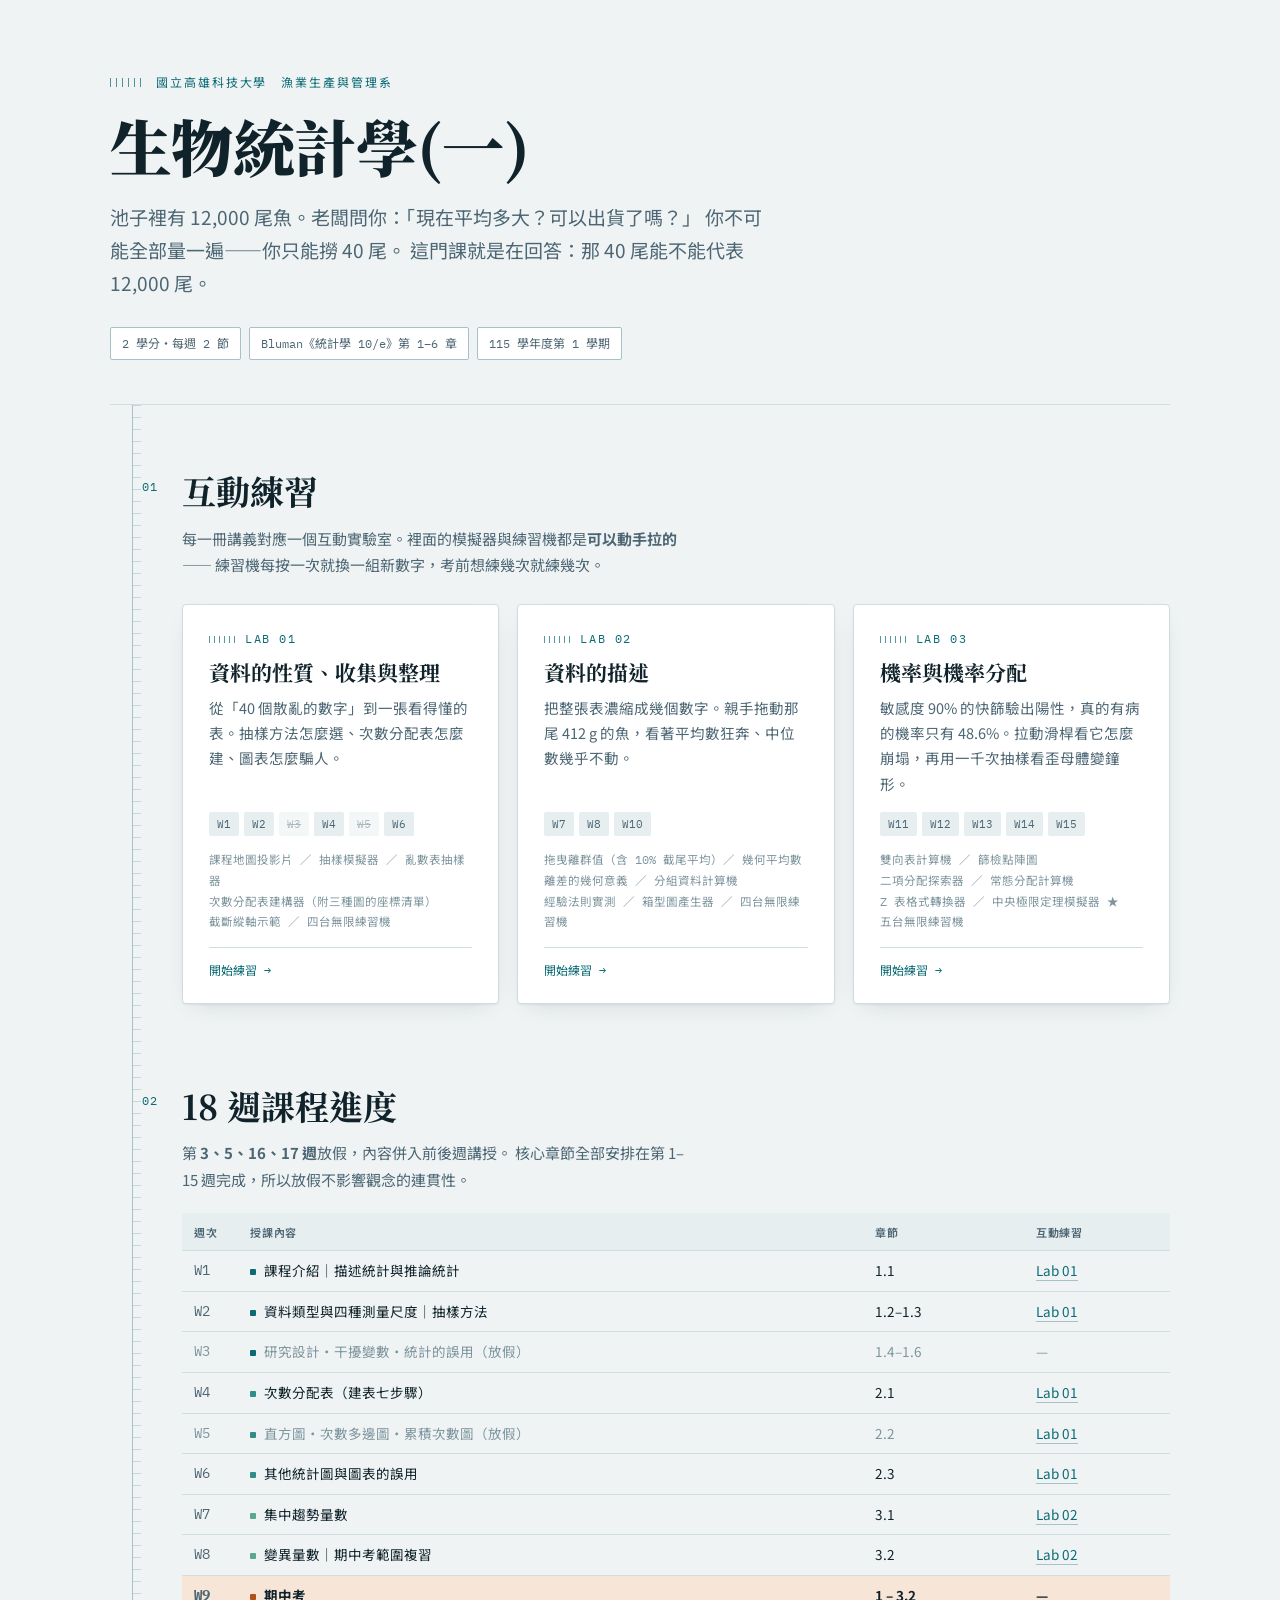
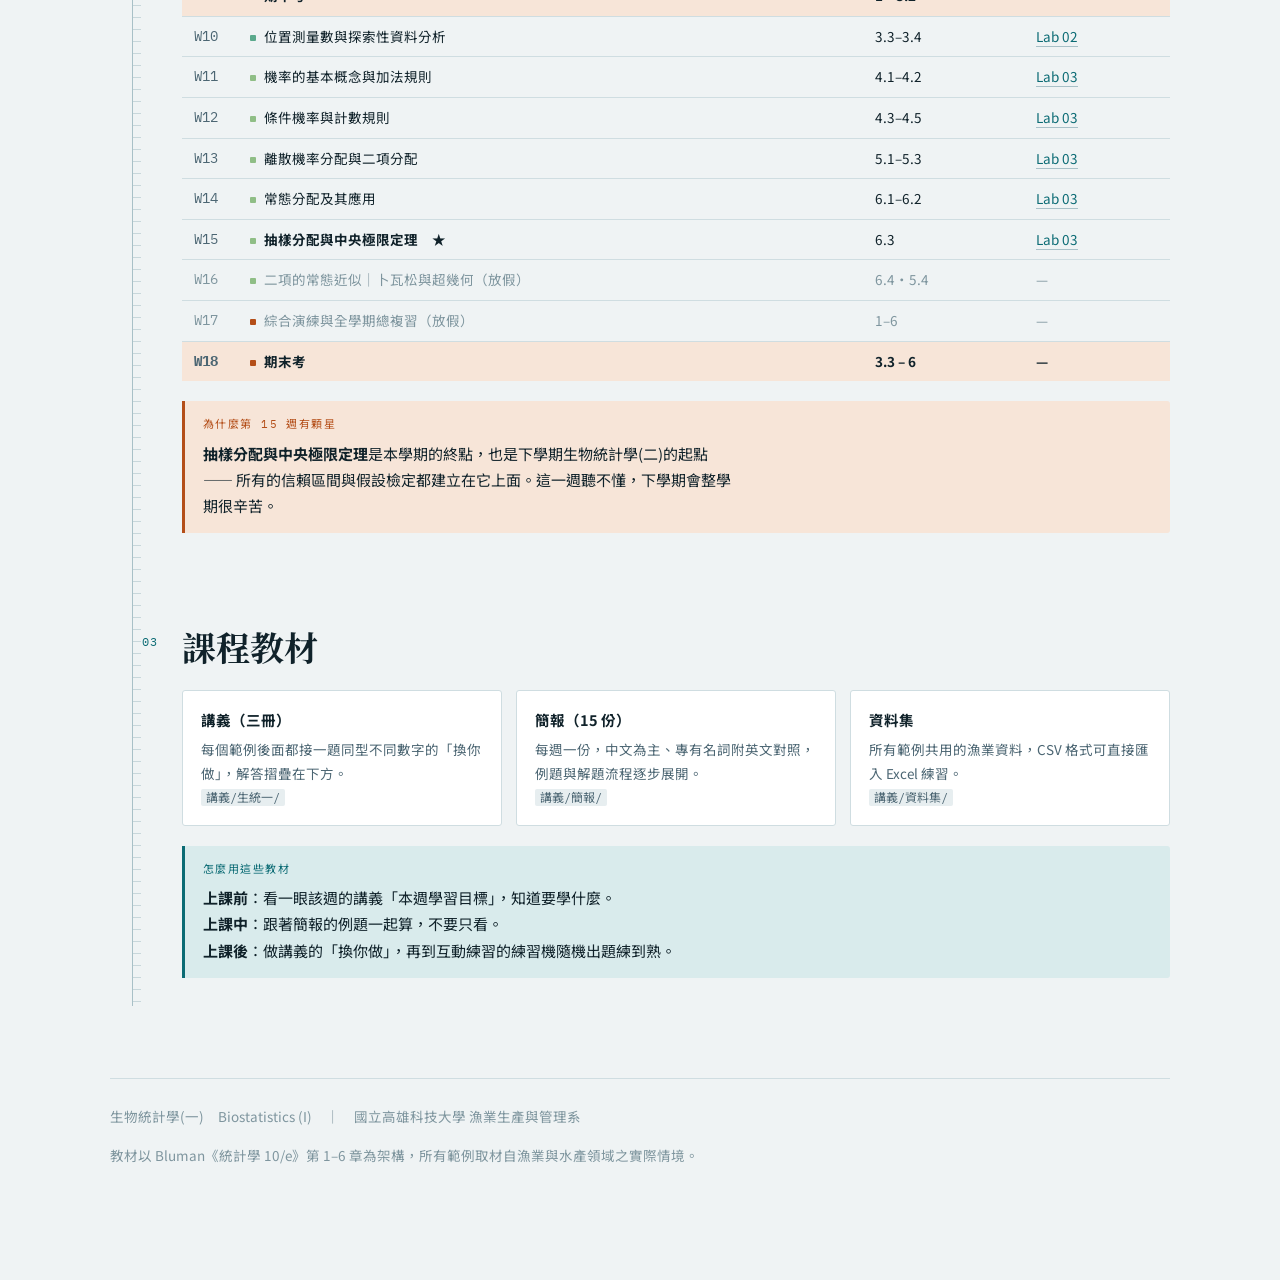
<file: index.html>
<!DOCTYPE html>
<html lang="zh-Hant">
<head>
<meta charset="utf-8">
<meta name="viewport" content="width=device-width, initial-scale=1">
<title>生物統計學(一) 互動教材</title>
<meta name="description" content="國立高雄科技大學 漁業生產與管理系　生物統計學(一)　18 週互動教材與練習">
<link rel="preconnect" href="https://fonts.googleapis.com">
<link rel="preconnect" href="https://fonts.gstatic.com" crossorigin>
<link rel="stylesheet" href="https://fonts.googleapis.com/css2?family=IBM+Plex+Mono:wght@400;500;600&family=Noto+Sans+TC:wght@400;500;700&family=Noto+Serif+TC:wght@600;700;900&display=swap">
<link rel="stylesheet" href="assets/base.css">
<style>
/* 課程主目錄專屬版面 */
.hero{padding:72px 0 44px;border-bottom:1px solid var(--rule)}
.hero h1{font-size:clamp(36px,6.4vw,62px);margin-bottom:18px}
.hero .lede{font-size:clamp(16px,2vw,19px);max-width:60ch}

.labs{display:grid;gap:18px;grid-template-columns:repeat(auto-fit,minmax(300px,1fr));margin:26px 0 8px}
.lab-card{
  display:flex;flex-direction:column;
  background:var(--surface);border:1px solid var(--rule);border-radius:4px;
  padding:24px 26px 22px;box-shadow:var(--shadow);
  text-decoration:none;color:inherit;
  transition:border-color .14s, transform .14s;
}
a.lab-card:hover{border-color:var(--accent);transform:translateY(-2px)}
a.lab-card:focus-visible{outline:2px solid var(--accent);outline-offset:3px}
.lab-card.soon{opacity:.62;cursor:default}
.lab-card .no{
  font-family:var(--f-mono);font-size:11.5px;letter-spacing:.14em;
  color:var(--accent);margin-bottom:10px;display:flex;gap:10px;align-items:center;
}
.lab-card .no i{
  display:inline-block;width:26px;height:7px;
  background:repeating-linear-gradient(to right,var(--accent) 0 1px,transparent 1px 5px);
  opacity:.7;
}
.lab-card h3{font-family:var(--f-display);font-weight:700;font-size:21px;margin:0 0 8px;line-height:1.3}
.lab-card p{font-size:14.5px;color:var(--ink-2);margin:0 0 16px;max-width:none;flex:1}
.lab-card .wks{display:flex;gap:5px;flex-wrap:wrap;margin-bottom:14px}
.lab-card .wk{
  font-family:var(--f-mono);font-size:10.5px;padding:3px 8px;border-radius:2px;
  background:var(--surface-2);color:var(--ink-2);
}
.lab-card .wk.off{opacity:.45;text-decoration:line-through}
.lab-card .tools{font-family:var(--f-mono);font-size:11.5px;color:var(--ink-3);line-height:1.8}
.lab-card .go{
  font-family:var(--f-mono);font-size:12px;color:var(--accent);
  margin-top:14px;padding-top:12px;border-top:1px solid var(--rule);
}
.lab-card.soon .go{color:var(--ink-3)}

.sched{overflow-x:auto;margin:20px 0}
.sched table{border-collapse:collapse;width:100%;font-size:13.5px;min-width:620px}
.sched th{
  background:var(--surface-2);font-family:var(--f-mono);font-size:11px;
  letter-spacing:.07em;color:var(--ink-2);padding:9px 12px;text-align:left;white-space:nowrap;
}
.sched td{padding:8px 12px;border-bottom:1px solid var(--rule)}
.sched td:first-child{font-family:var(--f-mono);font-variant-numeric:tabular-nums;color:var(--ink-2);width:56px}
.sched tr.off td{color:var(--ink-3)}
.sched tr.exam td{background:var(--flag-soft);font-weight:700}
.sched .u{
  display:inline-block;width:6px;height:6px;border-radius:1px;margin-right:8px;vertical-align:1px;
}
.sched .u1{background:var(--u1)}.sched .u2{background:var(--u2)}
.sched .u3{background:var(--u3)}.sched .u4{background:var(--u4)}
.sched .u0{background:var(--flag)}
.sched a{color:var(--accent);text-decoration:none;border-bottom:1px solid var(--rule-strong)}
.sched a:hover{border-bottom-color:var(--accent)}

.dl{display:grid;gap:14px;grid-template-columns:repeat(auto-fit,minmax(240px,1fr));margin:20px 0}
.dl div{background:var(--surface);border:1px solid var(--rule);border-radius:3px;padding:16px 18px}
.dl h4{font-family:var(--f-body);font-size:14.5px;font-weight:700;margin:0 0 6px}
.dl p{font-size:13.5px;color:var(--ink-2);margin:0}
.dl code{font-size:12px}
</style>
</head>
<body>

<div class="wrap">

<header class="hero">
  <p class="eyebrow"><span class="tick"></span>國立高雄科技大學　漁業生產與管理系</p>
  <h1>生物統計學(一)</h1>
  <p class="lede">
    池子裡有 12,000 尾魚。老闆問你：「現在平均多大？可以出貨了嗎？」
    你不可能全部量一遍——你只能撈 40 尾。
    這門課就是在回答：那 40 尾能不能代表 12,000 尾。
  </p>
  <div class="chips" style="margin-top:22px">
    <span class="chip">2 學分・每週 2 節</span>
    <span class="chip">Bluman《統計學 10/e》第 1–6 章</span>
    <span class="chip">115 學年度第 1 學期</span>
  </div>
</header>

<div class="rail">

<section id="labs">
  <div class="sec-head"><span class="sec-num">01</span>
    <h2>互動練習</h2>
  </div>
  <p class="sub">
    每一冊講義對應一個互動實驗室。裡面的模擬器與練習機都是<strong>可以動手拉的</strong>——
    練習機每按一次就換一組新數字，考前想練幾次就練幾次。
  </p>

  <div class="labs">

    <a class="lab-card" href="lab01-data-and-sampling/">
      <span class="no"><i></i>LAB 01</span>
      <h3>資料的性質、收集與整理</h3>
      <p>從「40 個散亂的數字」到一張看得懂的表。抽樣方法怎麼選、次數分配表怎麼建、圖表怎麼騙人。</p>
      <div class="wks">
        <span class="wk">W1</span><span class="wk">W2</span><span class="wk off">W3</span>
        <span class="wk">W4</span><span class="wk off">W5</span><span class="wk">W6</span>
      </div>
      <div class="tools">
        課程地圖投影片 ／ 抽樣模擬器 ／ 亂數表抽樣器<br>
        次數分配表建構器（附三種圖的座標清單）<br>
        截斷縱軸示範 ／ 四台無限練習機
      </div>
      <div class="go">開始練習 →</div>
    </a>

    <a class="lab-card" href="lab02-descriptive/">
      <span class="no"><i></i>LAB 02</span>
      <h3>資料的描述</h3>
      <p>把整張表濃縮成幾個數字。親手拖動那尾 412 g 的魚，看著平均數狂奔、中位數幾乎不動。</p>
      <div class="wks">
        <span class="wk">W7</span><span class="wk">W8</span>
        <span class="wk">W10</span>
      </div>
      <div class="tools">
        拖曳離群值（含 10% 截尾平均）／ 幾何平均數<br>
        離差的幾何意義 ／ 分組資料計算機<br>
        經驗法則實測 ／ 箱型圖產生器 ／ 四台無限練習機
      </div>
      <div class="go">開始練習 →</div>
    </a>

    <a class="lab-card" href="lab03-probability/">
      <span class="no"><i></i>LAB 03</span>
      <h3>機率與機率分配</h3>
      <p>敏感度 90% 的快篩驗出陽性，真的有病的機率只有 48.6%。拉動滑桿看它怎麼崩塌，再用一千次抽樣看歪母體變鐘形。</p>
      <div class="wks">
        <span class="wk">W11</span><span class="wk">W12</span><span class="wk">W13</span>
        <span class="wk">W14</span><span class="wk">W15</span>
      </div>
      <div class="tools">
        雙向表計算機 ／ 篩檢點陣圖<br>
        二項分配探索器 ／ 常態分配計算機<br>
        Z 表格式轉換器 ／ 中央極限定理模擬器 ★<br>
        五台無限練習機
      </div>
      <div class="go">開始練習 →</div>
    </a>

  </div>
</section>

<section id="schedule">
  <div class="sec-head"><span class="sec-num">02</span>
    <h2>18 週課程進度</h2>
  </div>
  <p class="sub">
    第 <strong>3、5、16、17 週</strong>放假，內容併入前後週講授。
    核心章節全部安排在第 1–15 週完成，所以放假不影響觀念的連貫性。
  </p>

  <div class="sched">
    <table>
      <thead><tr><th>週次</th><th>授課內容</th><th>章節</th><th>互動練習</th></tr></thead>
      <tbody>
        <tr><td>W1</td><td><span class="u u1"></span>課程介紹｜描述統計與推論統計</td><td>1.1</td><td><a href="lab01-data-and-sampling/#s1">Lab 01</a></td></tr>
        <tr><td>W2</td><td><span class="u u1"></span>資料類型與四種測量尺度｜抽樣方法</td><td>1.2–1.3</td><td><a href="lab01-data-and-sampling/#s2">Lab 01</a></td></tr>
        <tr class="off"><td>W3</td><td><span class="u u1"></span>研究設計・干擾變數・統計的誤用（放假）</td><td>1.4–1.6</td><td>—</td></tr>
        <tr><td>W4</td><td><span class="u u2"></span>次數分配表（建表七步驟）</td><td>2.1</td><td><a href="lab01-data-and-sampling/#s4">Lab 01</a></td></tr>
        <tr class="off"><td>W5</td><td><span class="u u2"></span>直方圖・次數多邊圖・累積次數圖（放假）</td><td>2.2</td><td><a href="lab01-data-and-sampling/#s5">Lab 01</a></td></tr>
        <tr><td>W6</td><td><span class="u u2"></span>其他統計圖與圖表的誤用</td><td>2.3</td><td><a href="lab01-data-and-sampling/#s6">Lab 01</a></td></tr>
        <tr><td>W7</td><td><span class="u u3"></span>集中趨勢量數</td><td>3.1</td><td><a href="lab02-descriptive/#s1">Lab 02</a></td></tr>
        <tr><td>W8</td><td><span class="u u3"></span>變異量數｜期中考範圍複習</td><td>3.2</td><td><a href="lab02-descriptive/#s2">Lab 02</a></td></tr>
        <tr class="exam"><td>W9</td><td><span class="u u0"></span>期中考</td><td>1 – 3.2</td><td>—</td></tr>
        <tr><td>W10</td><td><span class="u u3"></span>位置測量數與探索性資料分析</td><td>3.3–3.4</td><td><a href="lab02-descriptive/#s4">Lab 02</a></td></tr>
        <tr><td>W11</td><td><span class="u u4"></span>機率的基本概念與加法規則</td><td>4.1–4.2</td><td><a href="lab03-probability/#s1">Lab 03</a></td></tr>
        <tr><td>W12</td><td><span class="u u4"></span>條件機率與計數規則</td><td>4.3–4.5</td><td><a href="lab03-probability/#s2">Lab 03</a></td></tr>
        <tr><td>W13</td><td><span class="u u4"></span>離散機率分配與二項分配</td><td>5.1–5.3</td><td><a href="lab03-probability/#s3">Lab 03</a></td></tr>
        <tr><td>W14</td><td><span class="u u4"></span>常態分配及其應用</td><td>6.1–6.2</td><td><a href="lab03-probability/#s4">Lab 03</a></td></tr>
        <tr><td>W15</td><td><span class="u u4"></span><strong>抽樣分配與中央極限定理　★</strong></td><td>6.3</td><td><a href="lab03-probability/#s5">Lab 03</a></td></tr>
        <tr class="off"><td>W16</td><td><span class="u u4"></span>二項的常態近似｜卜瓦松與超幾何（放假）</td><td>6.4・5.4</td><td>—</td></tr>
        <tr class="off"><td>W17</td><td><span class="u u0"></span>綜合演練與全學期總複習（放假）</td><td>1–6</td><td>—</td></tr>
        <tr class="exam"><td>W18</td><td><span class="u u0"></span>期末考</td><td>3.3 – 6</td><td>—</td></tr>
      </tbody>
    </table>
  </div>

  <div class="note key">
    <span class="lbl">為什麼第 15 週有顆星</span>
    <p><strong>抽樣分配與中央極限定理</strong>是本學期的終點，也是下學期生物統計學(二)的起點——
    所有的信賴區間與假設檢定都建立在它上面。這一週聽不懂，下學期會整學期很辛苦。</p>
  </div>
</section>

<section id="materials">
  <div class="sec-head"><span class="sec-num">03</span>
    <h2>課程教材</h2>
  </div>

  <div class="dl">
    <div>
      <h4>講義（三冊）</h4>
      <p>每個範例後面都接一題同型不同數字的「換你做」，解答摺疊在下方。<br>
      <code>講義/生統一/</code></p>
    </div>
    <div>
      <h4>簡報（15 份）</h4>
      <p>每週一份，中文為主、專有名詞附英文對照，例題與解題流程逐步展開。<br>
      <code>講義/簡報/</code></p>
    </div>
    <div>
      <h4>資料集</h4>
      <p>所有範例共用的漁業資料，CSV 格式可直接匯入 Excel 練習。<br>
      <code>講義/資料集/</code></p>
    </div>
  </div>

  <div class="note">
    <span class="lbl">怎麼用這些教材</span>
    <p>
      <strong>上課前</strong>：看一眼該週的講義「本週學習目標」，知道要學什麼。<br>
      <strong>上課中</strong>：跟著簡報的例題一起算，不要只看。<br>
      <strong>上課後</strong>：做講義的「換你做」，再到互動練習的練習機隨機出題練到熟。
    </p>
  </div>
</section>

</div>

<footer>
  <p>生物統計學(一)　Biostatistics (I)　｜　國立高雄科技大學 漁業生產與管理系</p>
  <p>教材以 Bluman《統計學 10/e》第 1–6 章為架構，所有範例取材自漁業與水產領域之實際情境。</p>
</footer>

</div>
</body>
</html>
</file>
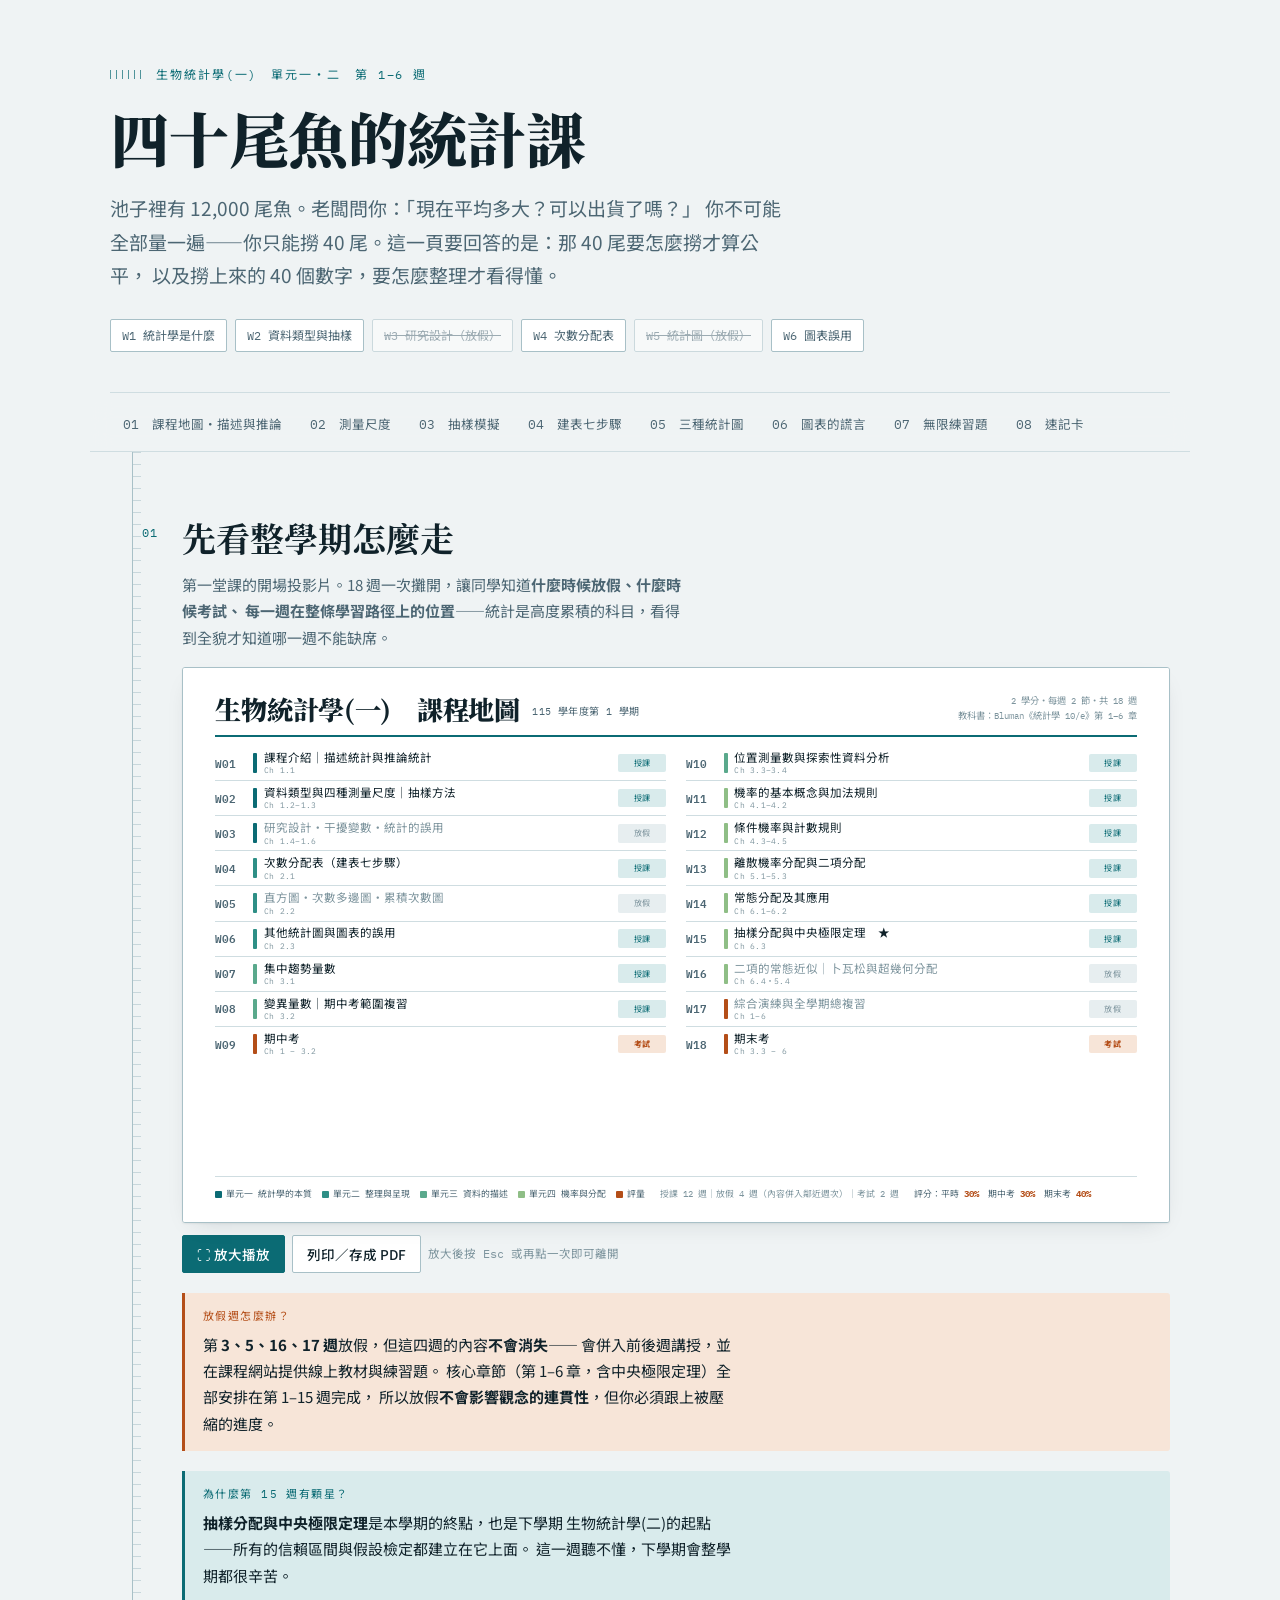
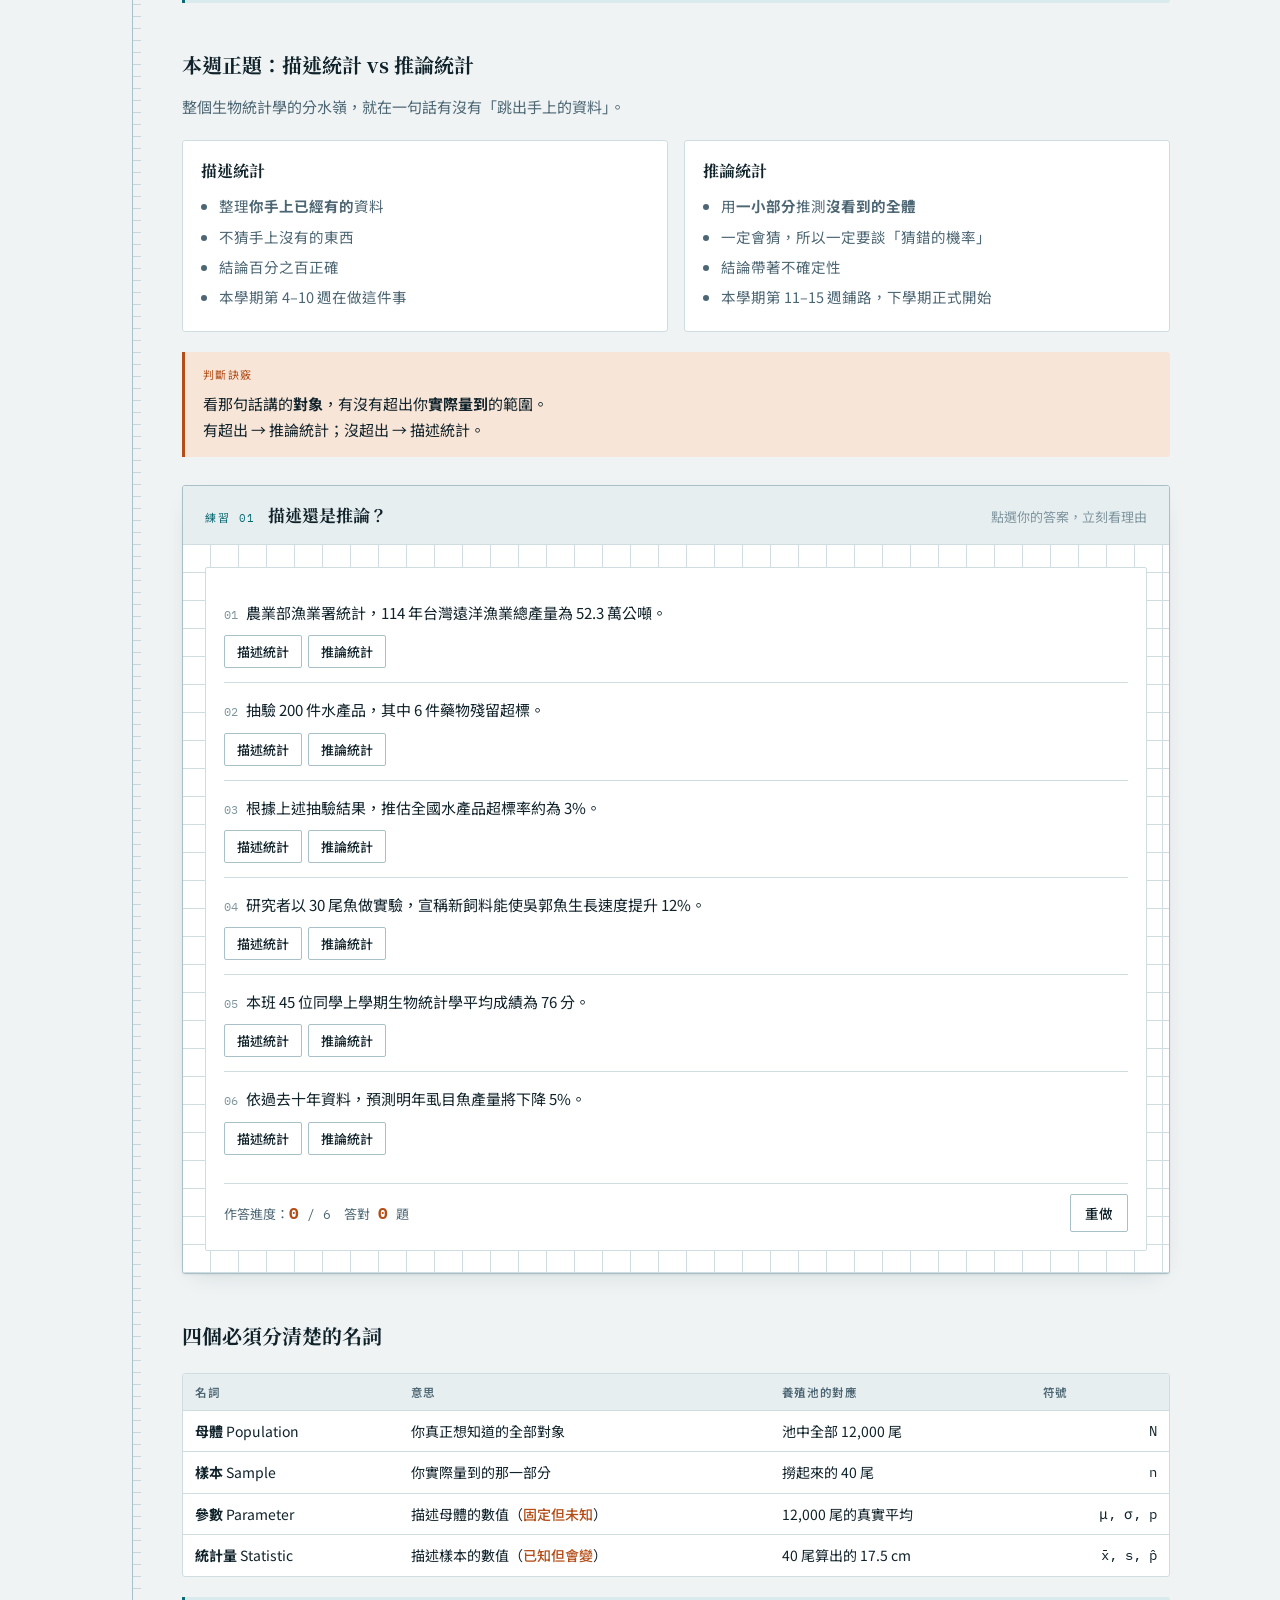
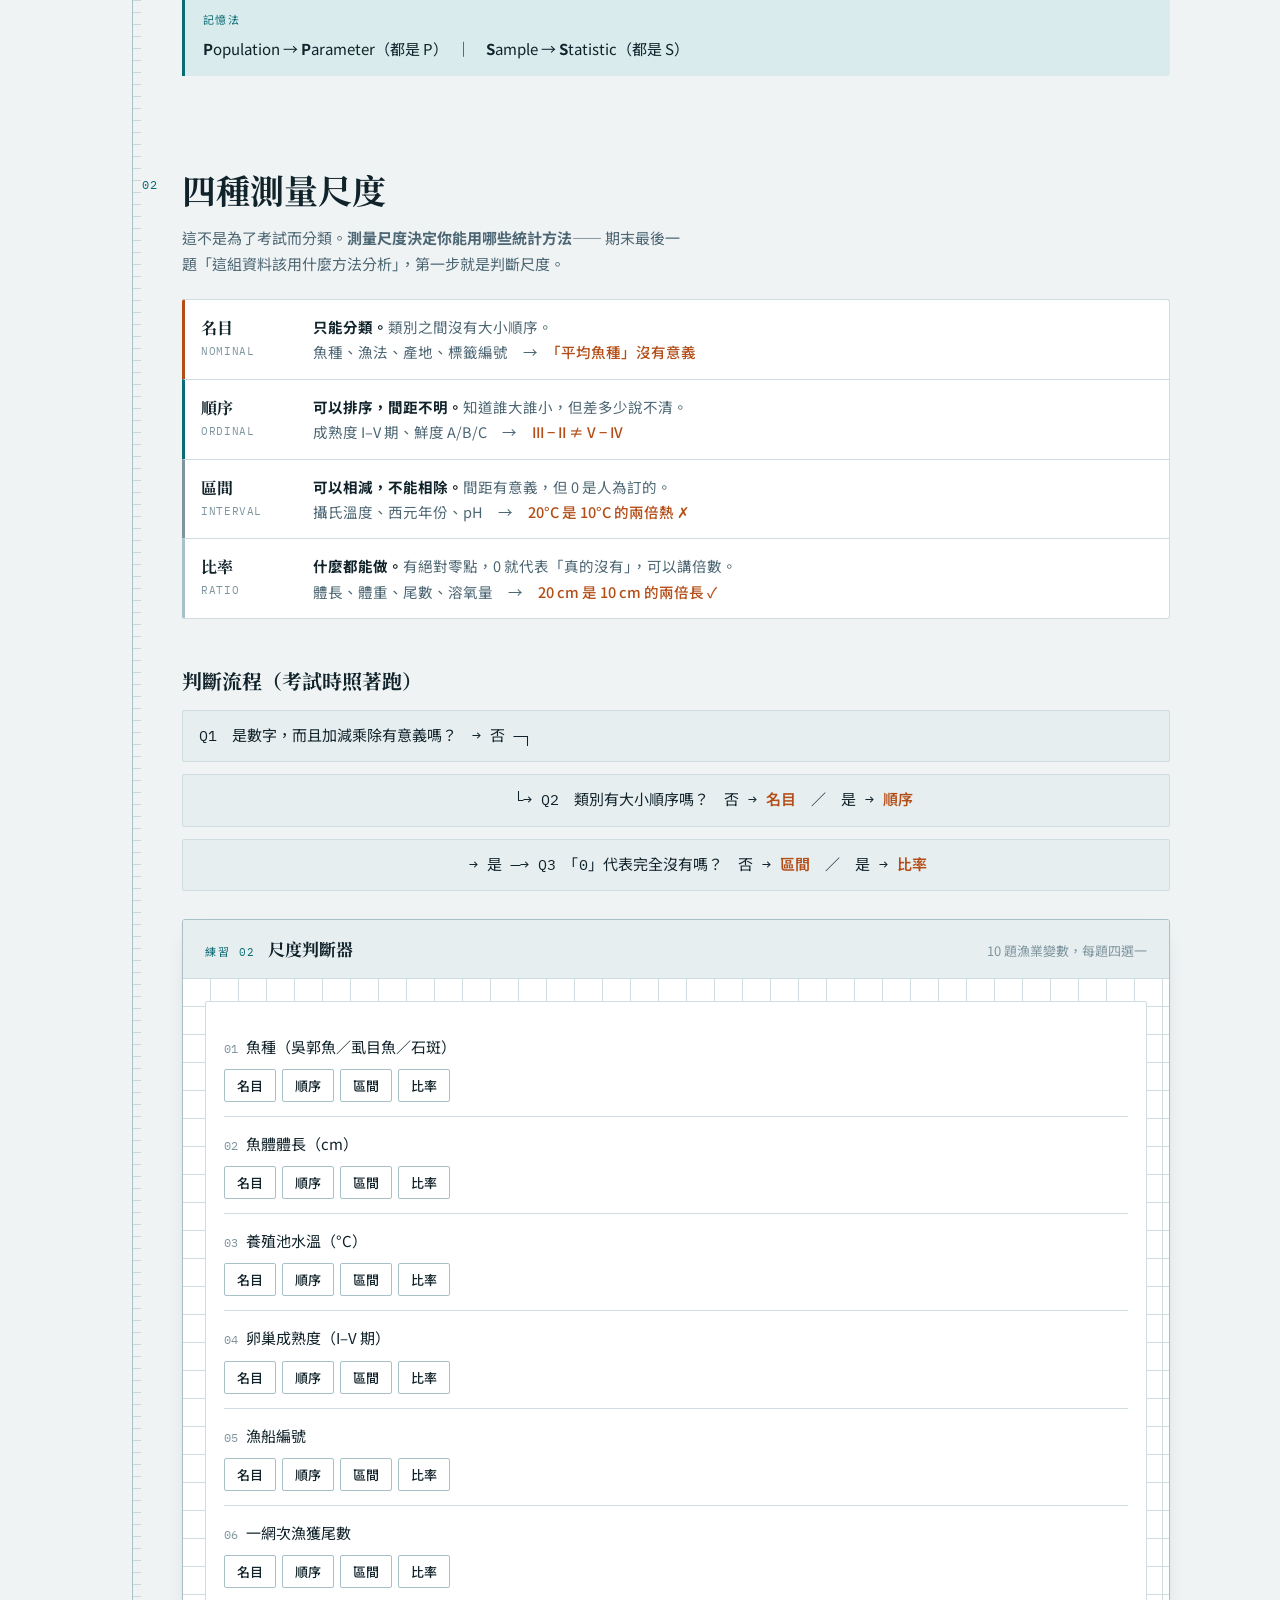
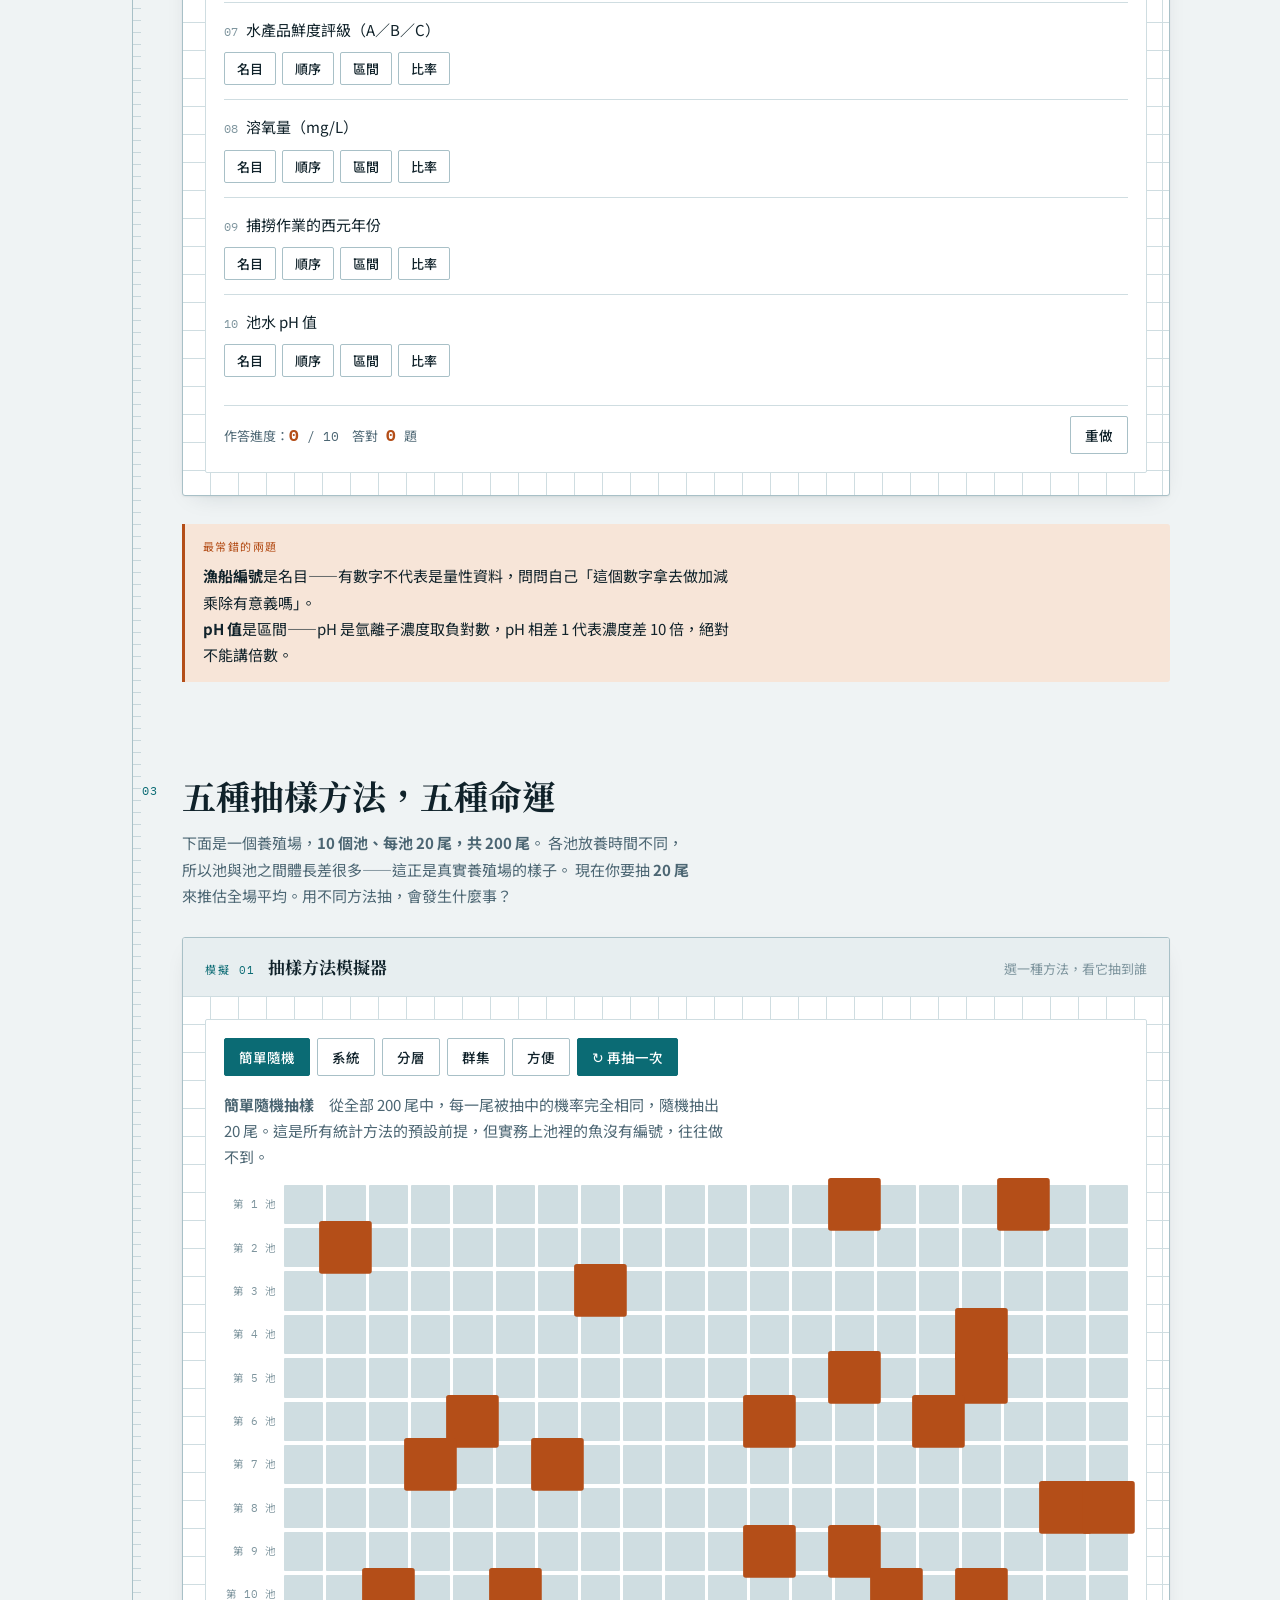
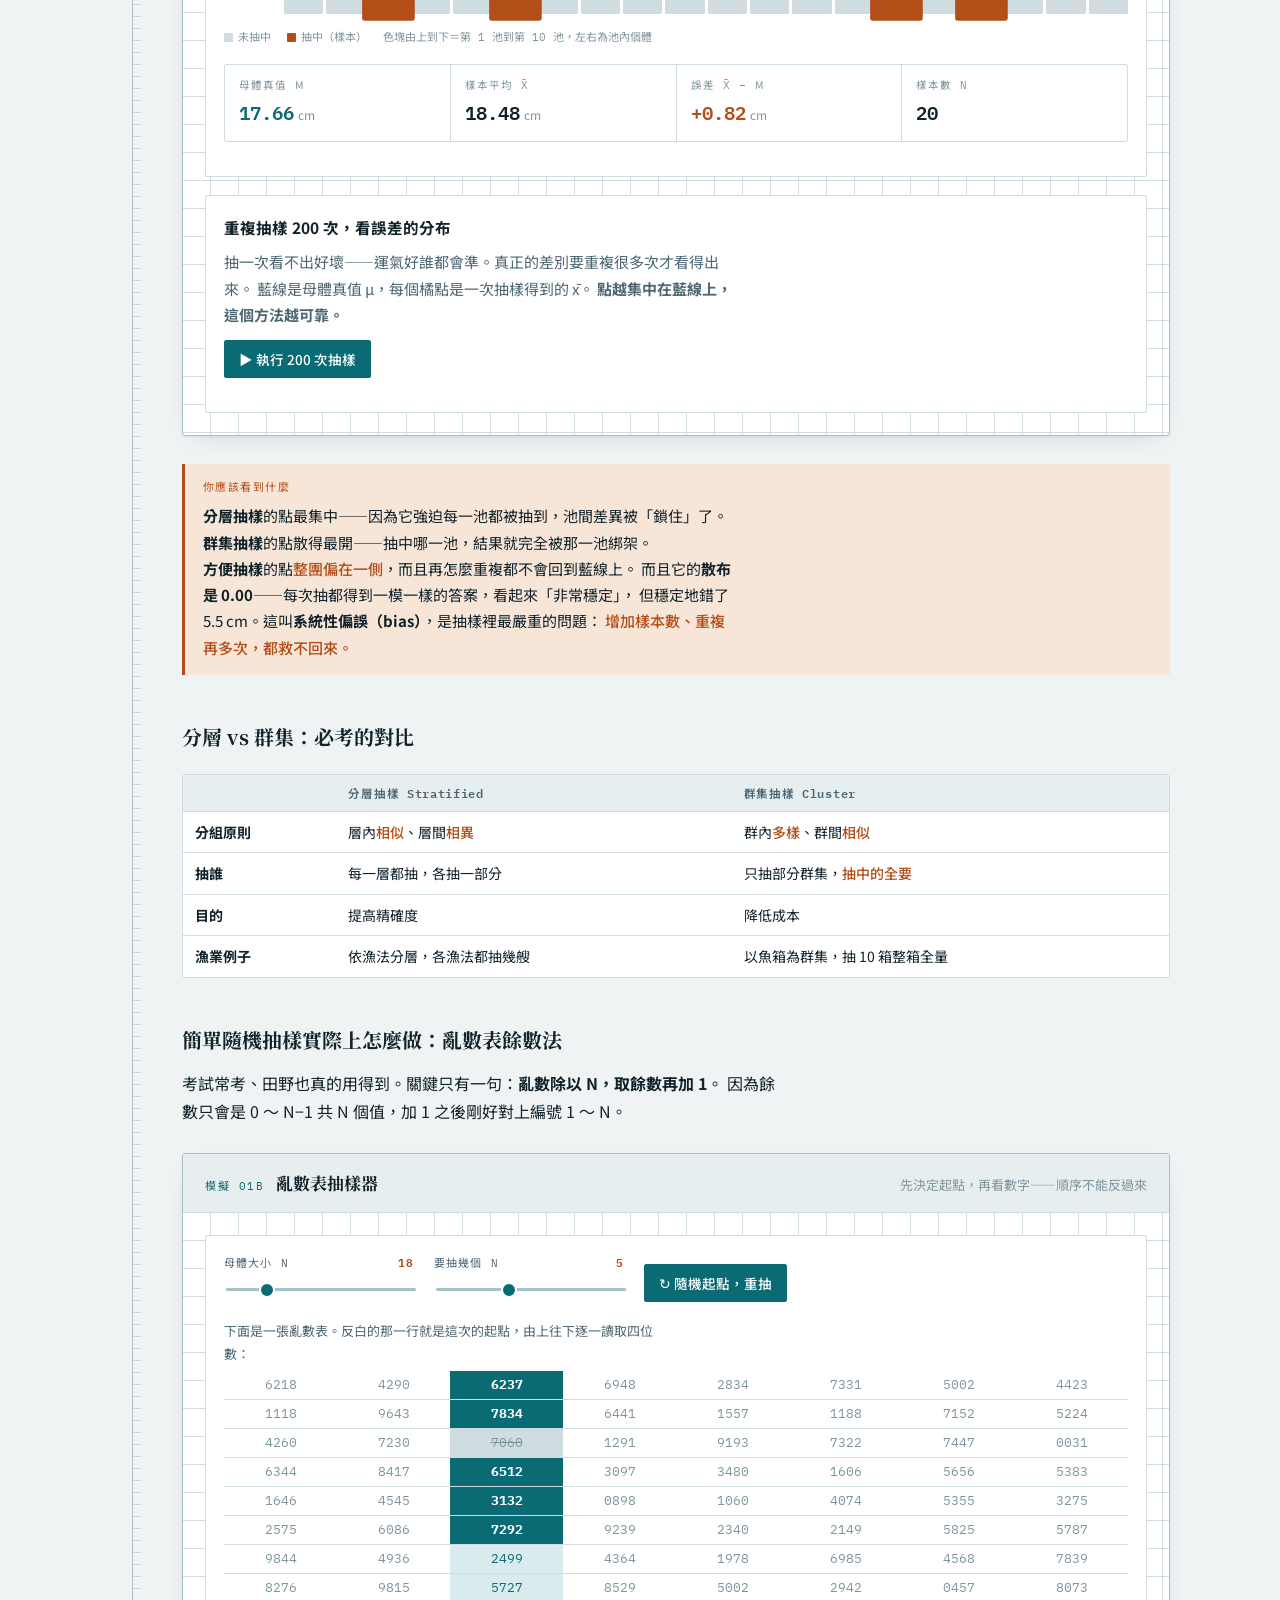
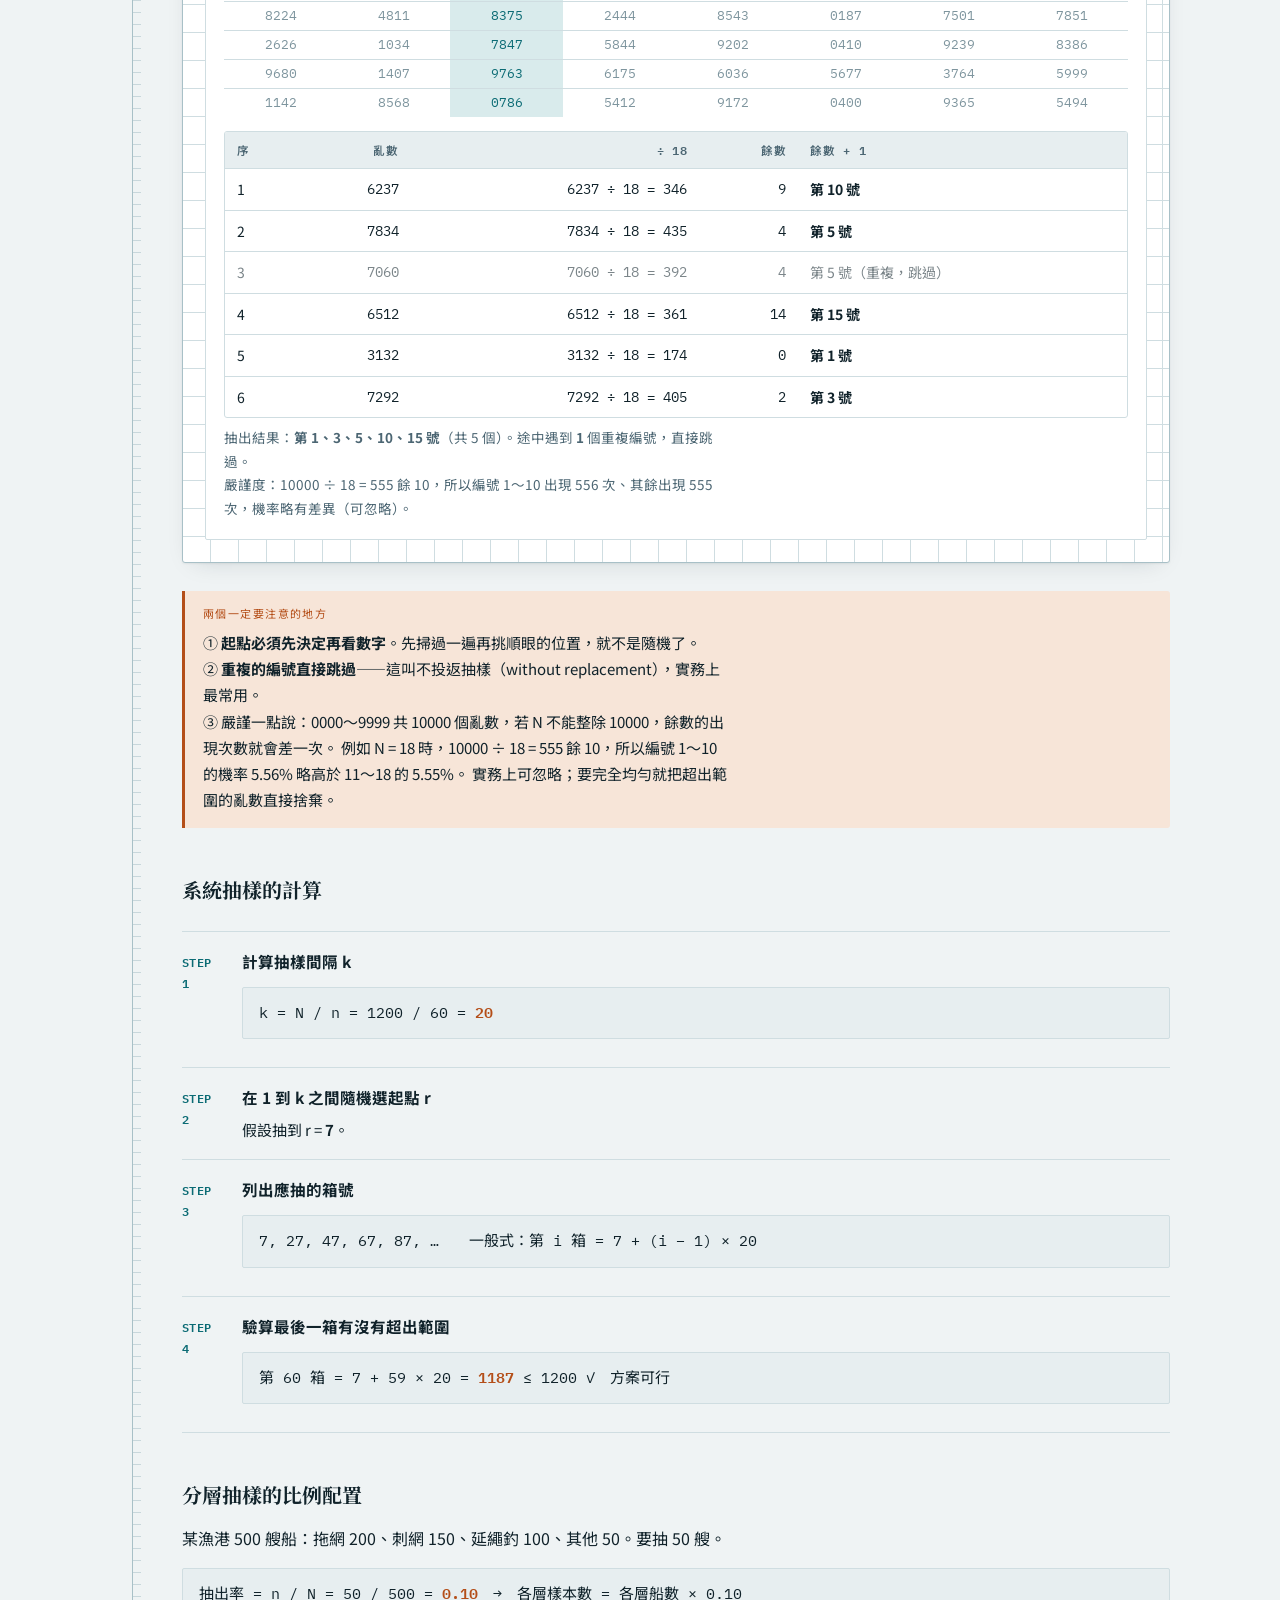
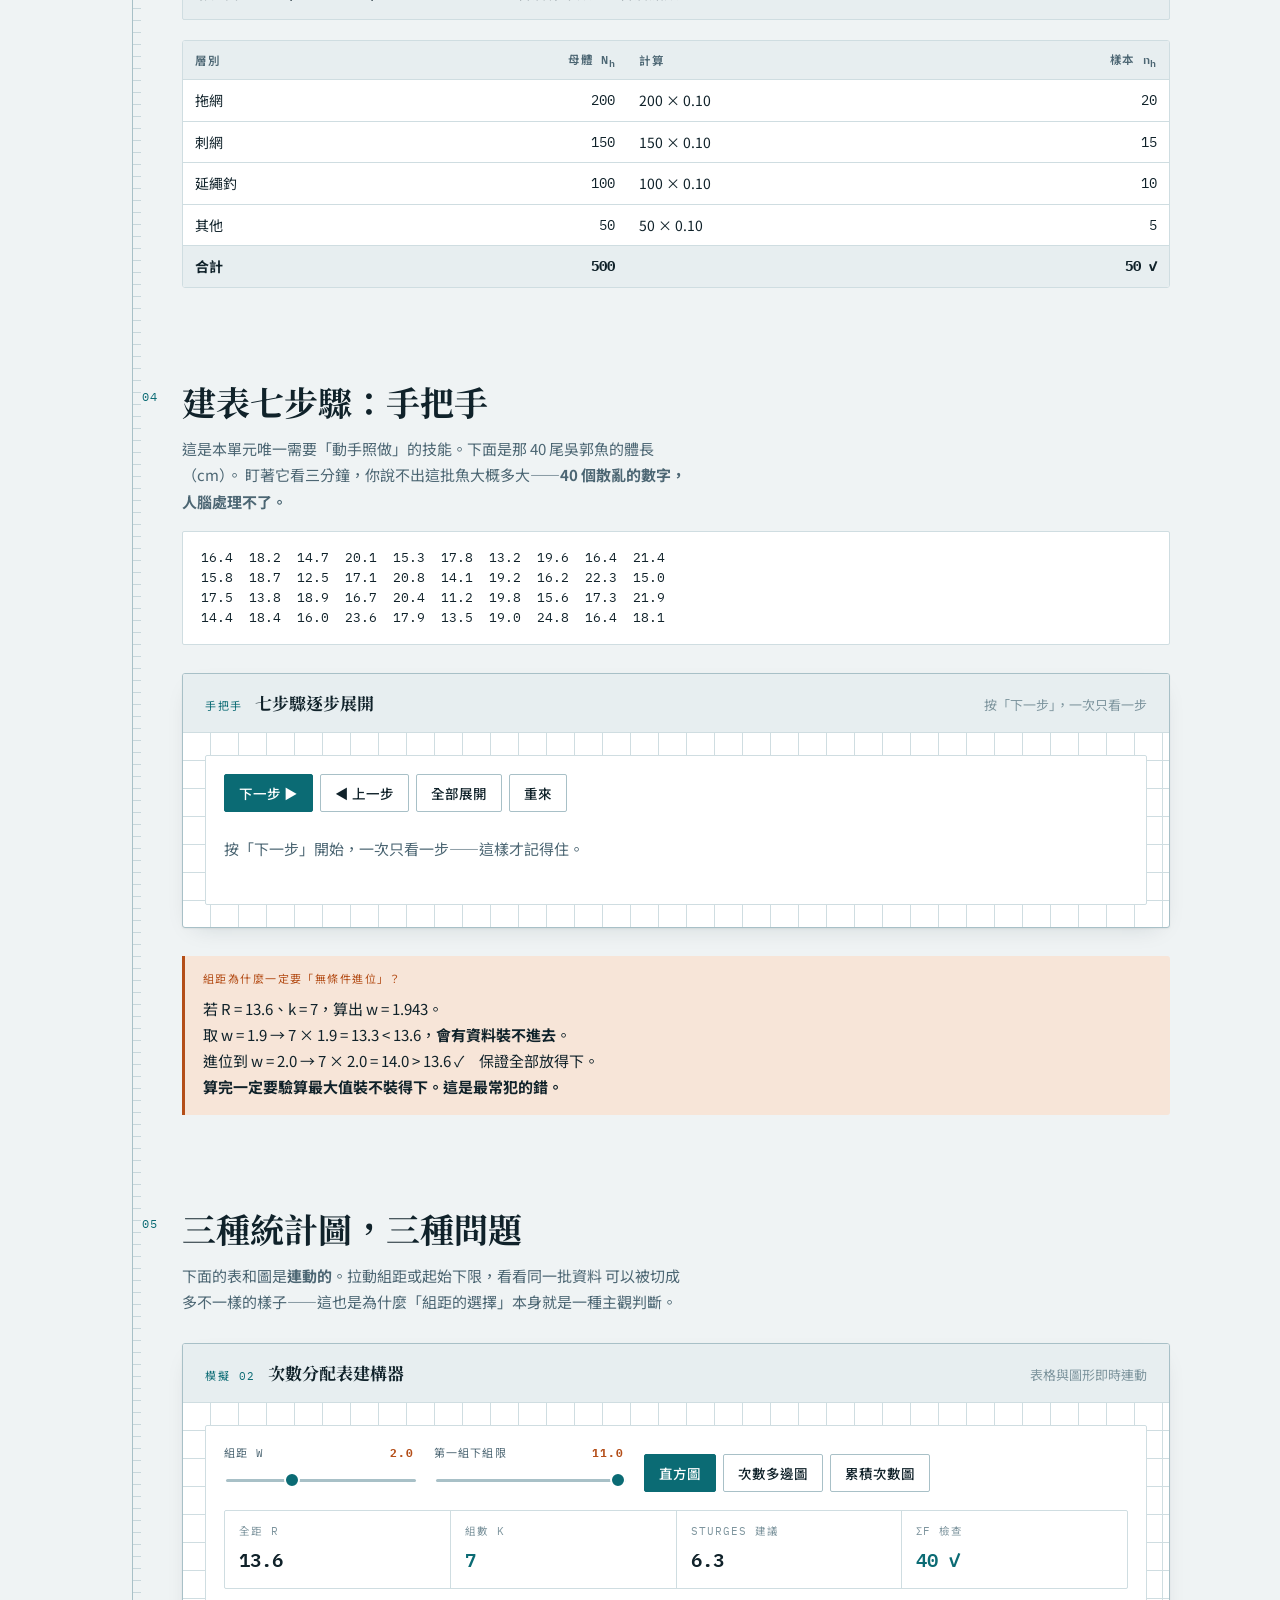
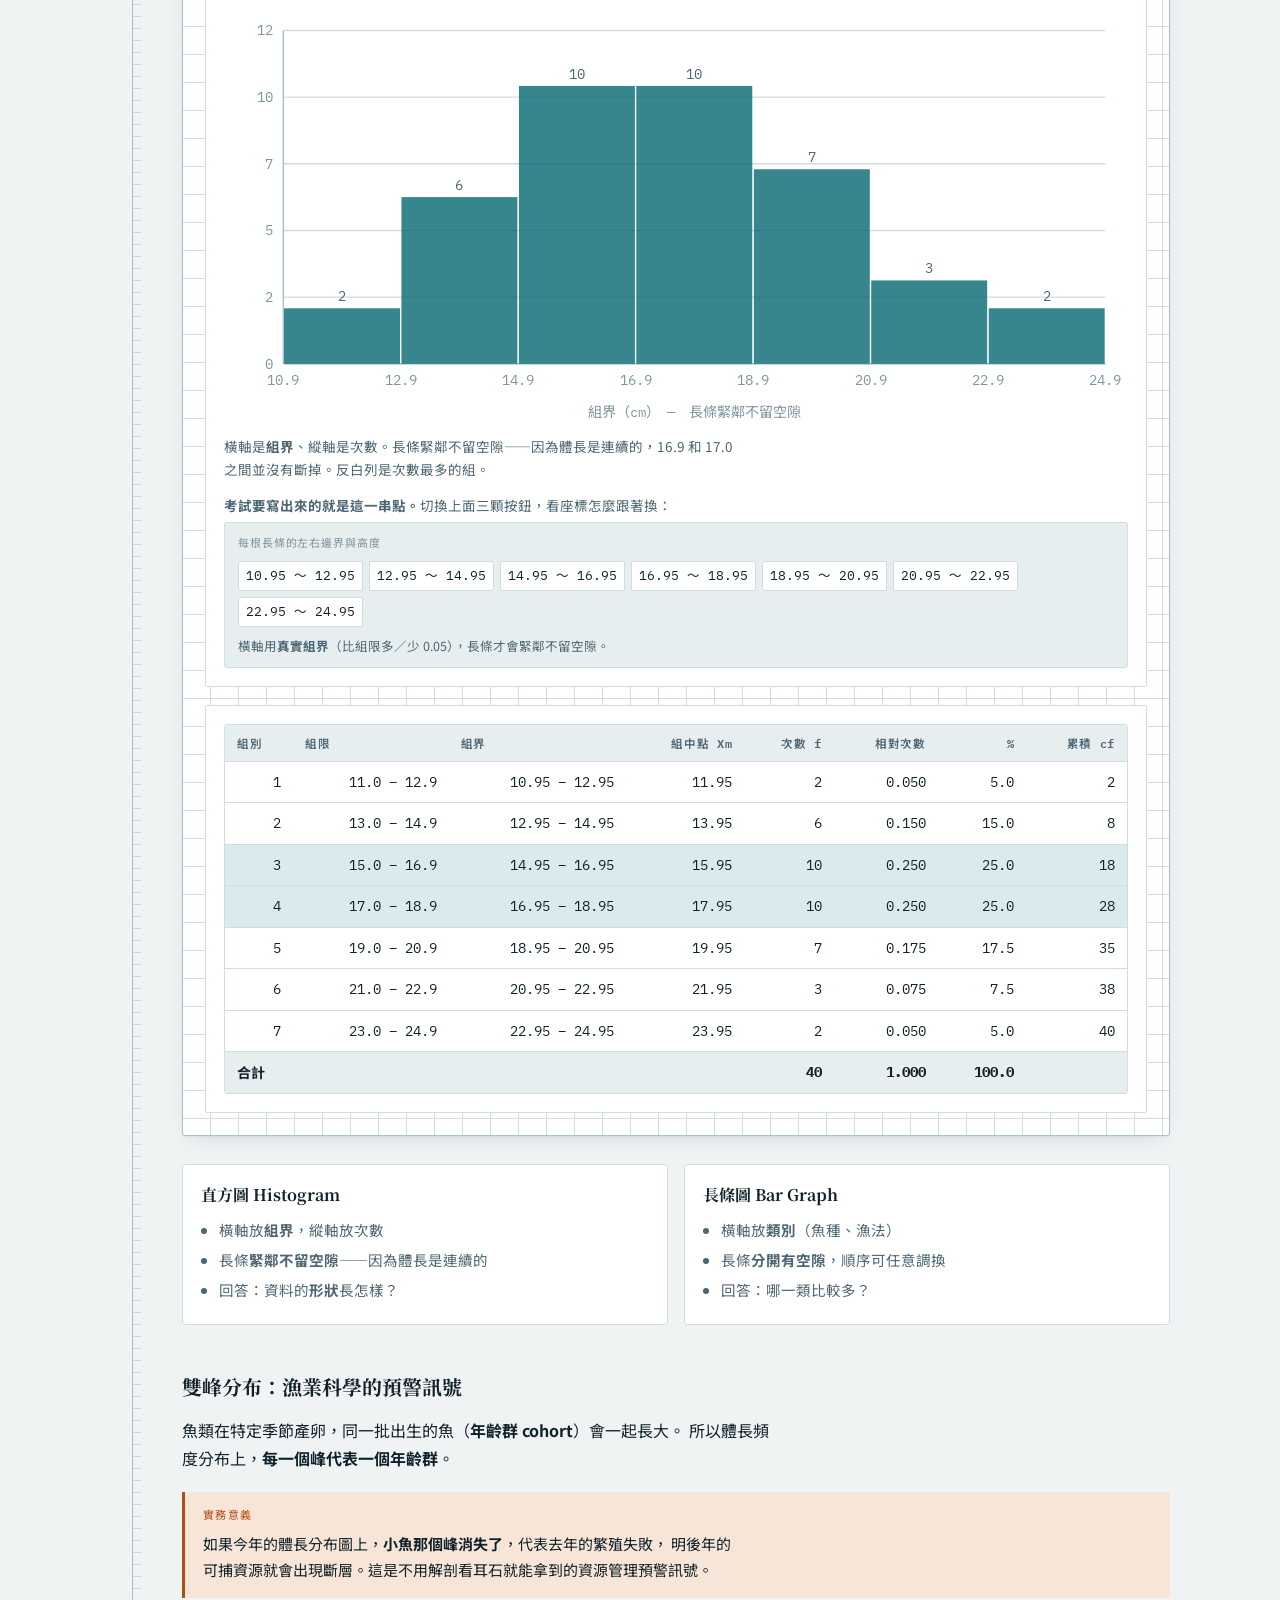
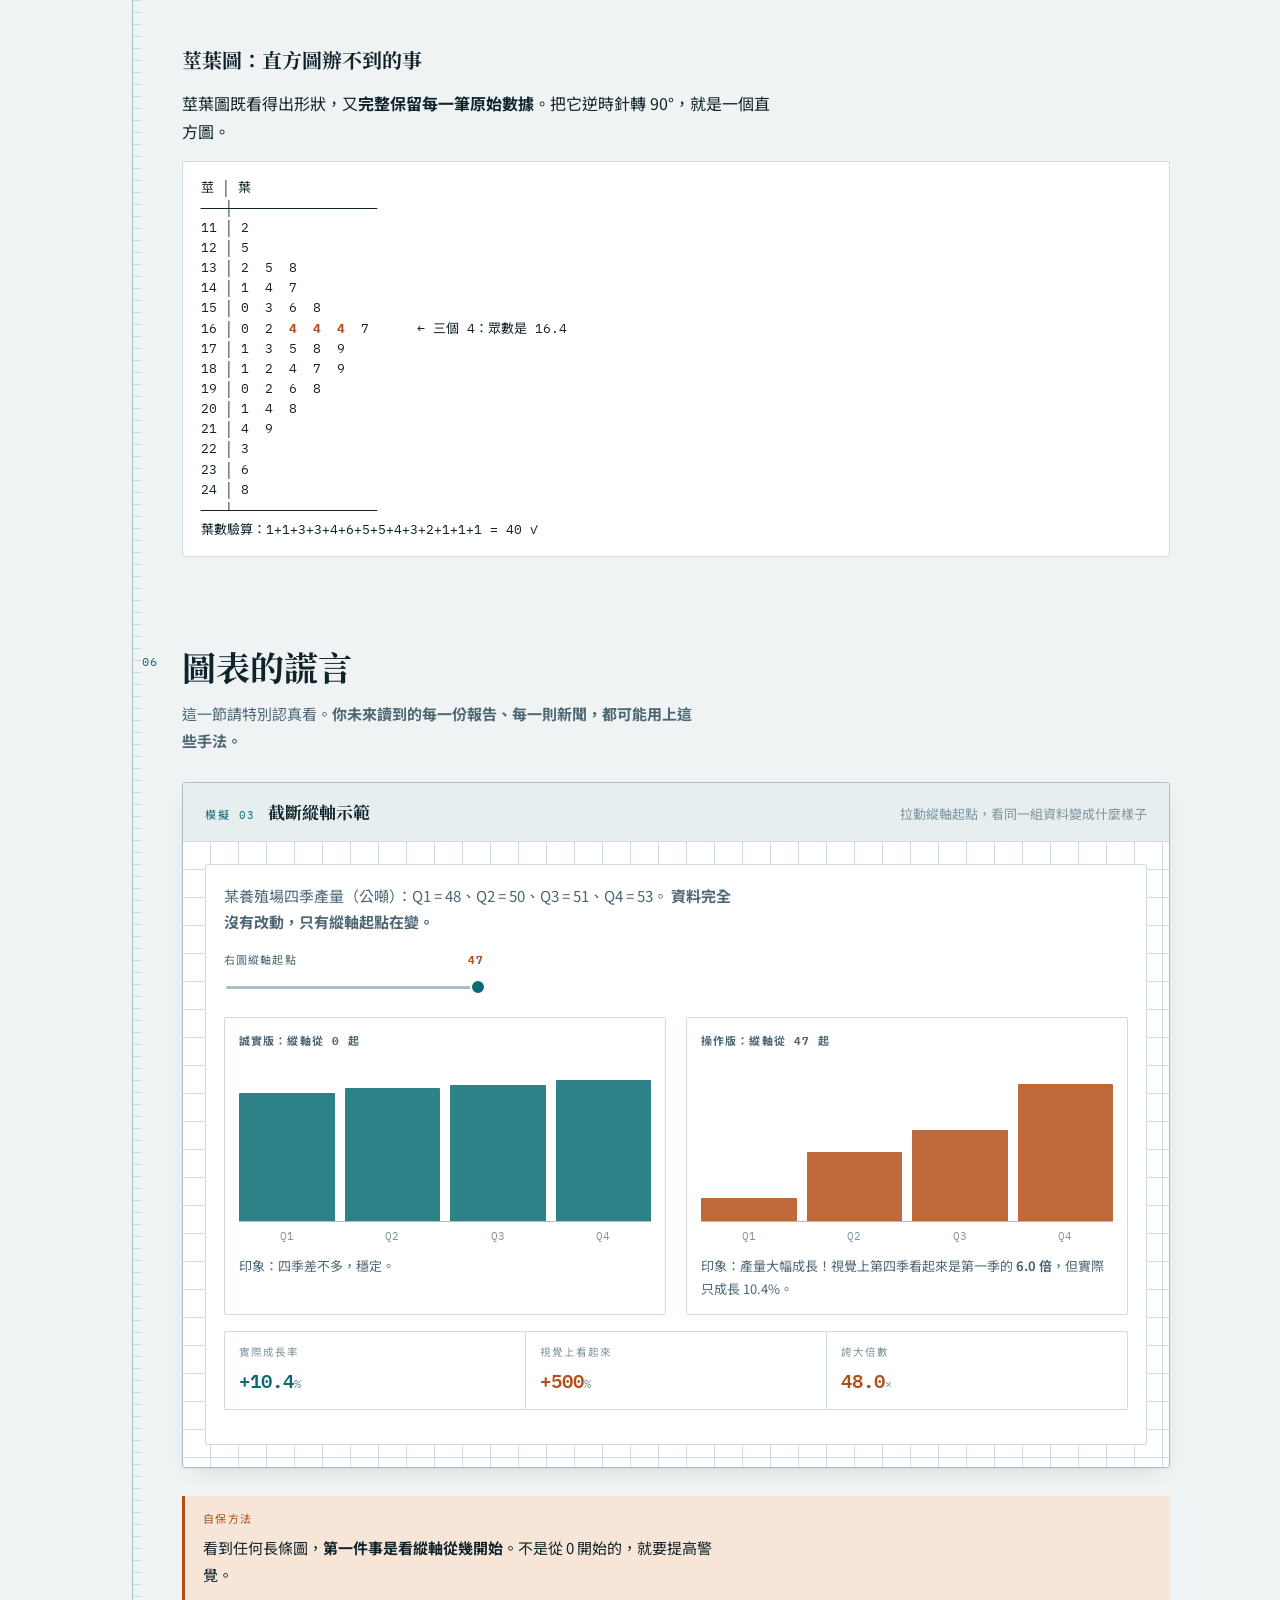
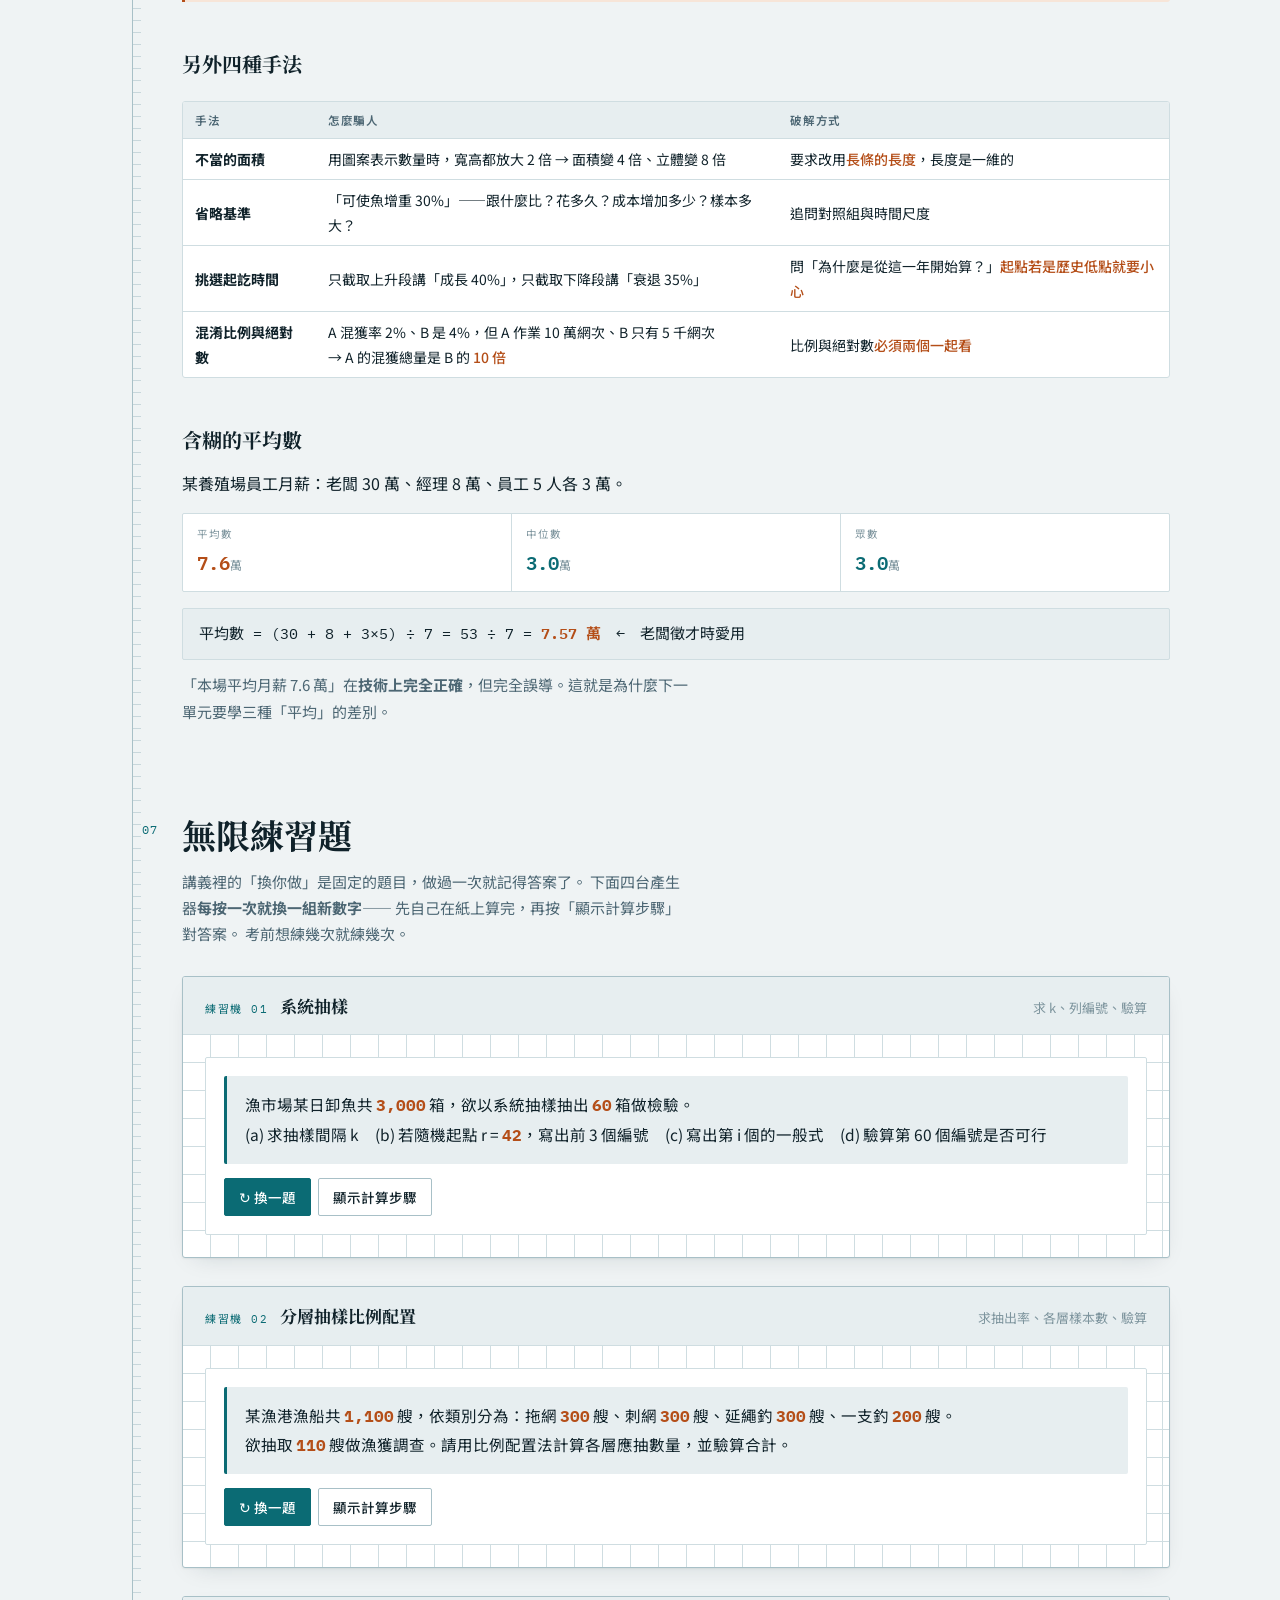
<file: lab01-data-and-sampling/index.html>
<!DOCTYPE html>
<html lang="zh-Hant">
<head>
<meta charset="utf-8">
<meta name="viewport" content="width=device-width, initial-scale=1">
<title>四十尾魚的統計課｜生物統計學(一)</title>
<meta name="description" content="生物統計學(一) 第 1–6 週互動教材：課程地圖、抽樣模擬器、次數分配表建構器、圖表誤導示範與練習機。">
<link rel="preconnect" href="https://fonts.googleapis.com">
<link rel="preconnect" href="https://fonts.gstatic.com" crossorigin>
<link rel="stylesheet" href="https://fonts.googleapis.com/css2?family=IBM+Plex+Mono:wght@400;500;600&family=Noto+Sans+TC:wght@400;500;700&family=Noto+Serif+TC:wght@600;700;900&display=swap">
<link rel="stylesheet" href="../assets/base.css">
<link rel="stylesheet" href="style.css">
</head>
<body>
<div class="wrap">

<header class="top">
  <p class="eyebrow"><span class="tick"></span>生物統計學(一)　單元一・二　第 1–6 週</p>
  <h1>四十尾魚的統計課</h1>
  <p class="lede">
    池子裡有 12,000 尾魚。老闆問你：「現在平均多大？可以出貨了嗎？」
    你不可能全部量一遍——你只能撈 40 尾。這一頁要回答的是：那 40 尾要怎麼撈才算公平，
    以及撈上來的 40 個數字，要怎麼整理才看得懂。
  </p>
  <div class="chips">
    <span class="chip">W1 統計學是什麼</span>
    <span class="chip">W2 資料類型與抽樣</span>
    <span class="chip off">W3 研究設計（放假）</span>
    <span class="chip">W4 次數分配表</span>
    <span class="chip off">W5 統計圖（放假）</span>
    <span class="chip">W6 圖表誤用</span>
  </div>
</header>

<nav class="toc">
  <ul>
    <li><a href="#s1">01　課程地圖・描述與推論</a></li>
    <li><a href="#s2">02　測量尺度</a></li>
    <li><a href="#s3">03　抽樣模擬</a></li>
    <li><a href="#s4">04　建表七步驟</a></li>
    <li><a href="#s5">05　三種統計圖</a></li>
    <li><a href="#s6">06　圖表的謊言</a></li>
    <li><a href="#s7">07　無限練習題</a></li>
    <li><a href="#s8">08　速記卡</a></li>
  </ul>
</nav>

<div class="rail">

<!-- ══════════ SECTION 1 ══════════ -->
<section id="s1">
  <div class="sec-head"><span class="sec-num">01</span>
    <h2>先看整學期怎麼走</h2>
  </div>

  <div class="slide-block">
  <p class="sub">
    第一堂課的開場投影片。18 週一次攤開，讓同學知道<strong>什麼時候放假、什麼時候考試、
    每一週在整條學習路徑上的位置</strong>——統計是高度累積的科目，看得到全貌才知道哪一週不能缺席。
  </p>

  <div class="slide-frame" id="slide-frame">
    <div class="slide-stage" id="slide-stage">
      <div class="sl-head">
        <h3>生物統計學(一)　課程地圖</h3>
        <span class="sl-sub">115 學年度第 1 學期</span>
        <span class="sl-meta">
          2 學分・每週 2 節・共 18 週<br>
          教科書：Bluman《統計學 10/e》第 1–6 章
        </span>
      </div>

      <div class="sl-cols" id="sl-cols"></div>

      <div class="sl-foot">
        <span class="sl-legend">
          <span><i style="background:var(--u1)"></i>單元一 統計學的本質</span>
          <span><i style="background:var(--u2)"></i>單元二 整理與呈現</span>
          <span><i style="background:var(--u3)"></i>單元三 資料的描述</span>
          <span><i style="background:var(--u4)"></i>單元四 機率與分配</span>
          <span><i style="background:var(--flag)"></i>評量</span>
        </span>
        <span class="k">授課 12 週｜放假 4 週（內容併入鄰近週次）｜考試 2 週</span>
        <span>評分：平時 <b>30%</b>　期中考 <b>30%</b>　期末考 <b>40%</b></span>
      </div>
    </div>
  </div>

  <div class="slide-tools">
    <button class="primary" id="slide-zoom">⛶ 放大播放</button>
    <button id="slide-print">列印／存成 PDF</button>
    <span class="esc">放大後按 Esc 或再點一次即可離開</span>
  </div>

  <div class="note warn">
    <span class="lbl">放假週怎麼辦？</span>
    <p>第 <strong>3、5、16、17 週</strong>放假，但這四週的內容<strong>不會消失</strong>——
    會併入前後週講授，並在課程網站提供線上教材與練習題。
    核心章節（第 1–6 章，含中央極限定理）全部安排在第 1–15 週完成，
    所以放假<strong>不會影響觀念的連貫性</strong>，但你必須跟上被壓縮的進度。</p>
  </div>

  <div class="note">
    <span class="lbl">為什麼第 15 週有顆星？</span>
    <p><strong>抽樣分配與中央極限定理</strong>是本學期的終點，也是下學期
    生物統計學(二)的起點——所有的信賴區間與假設檢定都建立在它上面。
    這一週聽不懂，下學期會整學期都很辛苦。</p>
  </div>
  </div>

  <h3>本週正題：描述統計 vs 推論統計</h3>
  <p class="sub">整個生物統計學的分水嶺，就在一句話有沒有「跳出手上的資料」。</p>

  <div class="cmp">
    <div>
      <h5>描述統計</h5>
      <ul>
        <li>整理<b>你手上已經有的</b>資料</li>
        <li>不猜手上沒有的東西</li>
        <li>結論百分之百正確</li>
        <li>本學期第 4–10 週在做這件事</li>
      </ul>
    </div>
    <div>
      <h5>推論統計</h5>
      <ul>
        <li>用<b>一小部分</b>推測<b>沒看到的全體</b></li>
        <li>一定會猜，所以一定要談「猜錯的機率」</li>
        <li>結論帶著不確定性</li>
        <li>本學期第 11–15 週鋪路，下學期正式開始</li>
      </ul>
    </div>
  </div>

  <div class="note key">
    <span class="lbl">判斷訣竅</span>
    <p>看那句話講的<strong>對象</strong>，有沒有超出你<strong>實際量到</strong>的範圍。<br>
    有超出 → 推論統計；沒超出 → 描述統計。</p>
  </div>

  <div class="lab">
    <div class="lab-head">
      <span class="tag">練習 01</span>
      <span class="name">描述還是推論？</span>
      <span class="hint">點選你的答案，立刻看理由</span>
    </div>
    <div class="lab-body">
      <div class="lab-inner">
        <div id="q1-box"></div>
        <div class="score">
          <span>作答進度：<b id="q1-score">0</b> / 6　答對 <b id="q1-right">0</b> 題</span>
          <button class="ghost" id="q1-reset">重做</button>
        </div>
      </div>
    </div>
  </div>

  <h3>四個必須分清楚的名詞</h3>
  <div class="tw">
    <table>
      <thead><tr><th>名詞</th><th>意思</th><th>養殖池的對應</th><th>符號</th></tr></thead>
      <tbody>
        <tr><td><strong>母體</strong> Population</td><td>你真正想知道的全部對象</td><td>池中全部 12,000 尾</td><td class="num">N</td></tr>
        <tr><td><strong>樣本</strong> Sample</td><td>你實際量到的那一部分</td><td>撈起來的 40 尾</td><td class="num">n</td></tr>
        <tr><td><strong>參數</strong> Parameter</td><td>描述母體的數值（<em>固定但未知</em>）</td><td>12,000 尾的真實平均</td><td class="num">μ, σ, p</td></tr>
        <tr><td><strong>統計量</strong> Statistic</td><td>描述樣本的數值（<em>已知但會變</em>）</td><td>40 尾算出的 17.5 cm</td><td class="num">x̄, s, p̂</td></tr>
      </tbody>
    </table>
  </div>

  <div class="note">
    <span class="lbl">記憶法</span>
    <p><strong>P</strong>opulation → <strong>P</strong>arameter（都是 P）　｜　<strong>S</strong>ample → <strong>S</strong>tatistic（都是 S）</p>
  </div>
</section>

<!-- ══════════ SECTION 2 ══════════ -->
<section id="s2">
  <div class="sec-head"><span class="sec-num">02</span>
    <h2>四種測量尺度</h2>
  </div>
  <p class="sub">
    這不是為了考試而分類。<strong>測量尺度決定你能用哪些統計方法</strong>——
    期末最後一題「這組資料該用什麼方法分析」，第一步就是判斷尺度。
  </p>

  <div class="ladder">
    <div class="rung">
      <div class="rung-name">比率<small>RATIO</small></div>
      <div class="rung-txt"><b>什麼都能做。</b>有絕對零點，0 就代表「真的沒有」，可以講倍數。<br>體長、體重、尾數、溶氧量　→　<em>20 cm 是 10 cm 的兩倍長 ✓</em></div>
    </div>
    <div class="rung">
      <div class="rung-name">區間<small>INTERVAL</small></div>
      <div class="rung-txt"><b>可以相減，不能相除。</b>間距有意義，但 0 是人為訂的。<br>攝氏溫度、西元年份、pH　→　<em>20°C 是 10°C 的兩倍熱 ✗</em></div>
    </div>
    <div class="rung">
      <div class="rung-name">順序<small>ORDINAL</small></div>
      <div class="rung-txt"><b>可以排序，間距不明。</b>知道誰大誰小，但差多少說不清。<br>成熟度 I–V 期、鮮度 A/B/C　→　<em>III − II ≠ V − IV</em></div>
    </div>
    <div class="rung">
      <div class="rung-name">名目<small>NOMINAL</small></div>
      <div class="rung-txt"><b>只能分類。</b>類別之間沒有大小順序。<br>魚種、漁法、產地、標籤編號　→　<em>「平均魚種」沒有意義</em></div>
    </div>
  </div>

  <h3>判斷流程（考試時照著跑）</h3>
  <div class="eq">Q1　是數字，而且加減乘除有意義嗎？　→ 否 ─┐</div>
  <div class="eq">　　　　　　　　　　　　　　　　　　　　　└→ Q2　類別有大小順序嗎？　否 → <b>名目</b>　／　是 → <b>順序</b></div>
  <div class="eq">　　　　　　　　　　　　　　　　　　→ 是 ─→ Q3　「0」代表完全沒有嗎？　否 → <b>區間</b>　／　是 → <b>比率</b></div>

  <div class="lab">
    <div class="lab-head">
      <span class="tag">練習 02</span>
      <span class="name">尺度判斷器</span>
      <span class="hint">10 題漁業變數，每題四選一</span>
    </div>
    <div class="lab-body">
      <div class="lab-inner">
        <div id="q2-box"></div>
        <div class="score">
          <span>作答進度：<b id="q2-score">0</b> / 10　答對 <b id="q2-right">0</b> 題</span>
          <button class="ghost" id="q2-reset">重做</button>
        </div>
      </div>
    </div>
  </div>

  <div class="note warn">
    <span class="lbl">最常錯的兩題</span>
    <p><strong>漁船編號</strong>是名目——有數字不代表是量性資料，問問自己「這個數字拿去做加減乘除有意義嗎」。<br>
    <strong>pH 值</strong>是區間——pH 是氫離子濃度取負對數，pH 相差 1 代表濃度差 10 倍，絕對不能講倍數。</p>
  </div>
</section>

<!-- ══════════ SECTION 3 ══════════ -->
<section id="s3">
  <div class="sec-head"><span class="sec-num">03</span>
    <h2>五種抽樣方法，五種命運</h2>
  </div>
  <p class="sub">
    下面是一個養殖場，<strong>10 個池、每池 20 尾，共 200 尾</strong>。
    各池放養時間不同，所以池與池之間體長差很多——這正是真實養殖場的樣子。
    現在你要抽 <strong>20 尾</strong> 來推估全場平均。用不同方法抽，會發生什麼事？
  </p>

  <div class="lab">
    <div class="lab-head">
      <span class="tag">模擬 01</span>
      <span class="name">抽樣方法模擬器</span>
      <span class="hint">選一種方法，看它抽到誰</span>
    </div>
    <div class="lab-body">
      <div class="lab-inner">
        <div class="btns" style="margin-bottom:16px">
          <button data-m="srs" class="on">簡單隨機</button>
          <button data-m="sys">系統</button>
          <button data-m="str">分層</button>
          <button data-m="clu">群集</button>
          <button data-m="con">方便</button>
          <button class="primary" id="resample">↻ 再抽一次</button>
        </div>

        <p id="method-desc" class="sub" style="margin-bottom:14px;min-height:44px"></p>

        <div class="ponds" id="ponds"></div>
        <div class="legend">
          <span><i style="background:var(--rule)"></i>未抽中</span>
          <span><i style="background:var(--flag)"></i>抽中（樣本）</span>
          <span>色塊由上到下＝第 1 池到第 10 池，左右為池內個體</span>
        </div>

        <div class="readout">
          <div class="ro"><span class="k">母體真值 μ</span><span class="v acc" id="ro-mu">—</span> <span class="u">cm</span></div>
          <div class="ro"><span class="k">樣本平均 x̄</span><span class="v" id="ro-xbar">—</span> <span class="u">cm</span></div>
          <div class="ro"><span class="k">誤差 x̄ − μ</span><span class="v flag" id="ro-err">—</span> <span class="u">cm</span></div>
          <div class="ro"><span class="k">樣本數 n</span><span class="v" id="ro-n">20</span></div>
        </div>
      </div>

      <div class="lab-inner" style="margin-top:18px">
        <h4 style="margin-top:0">重複抽樣 200 次，看誤差的分布</h4>
        <p class="sub" style="margin-bottom:12px">
          抽一次看不出好壞——運氣好誰都會準。真正的差別要重複很多次才看得出來。
          藍線是母體真值 μ，每個橘點是一次抽樣得到的 x̄。
          <strong>點越集中在藍線上，這個方法越可靠。</strong>
        </p>
        <button class="primary" id="run-many">▶ 執行 200 次抽樣</button>
        <div class="strip" id="strip"></div>
      </div>
    </div>
  </div>

  <div class="note key">
    <span class="lbl">你應該看到什麼</span>
    <p>
      <strong>分層抽樣</strong>的點最集中——因為它強迫每一池都被抽到，池間差異被「鎖住」了。<br>
      <strong>群集抽樣</strong>的點散得最開——抽中哪一池，結果就完全被那一池綁架。<br>
      <strong>方便抽樣</strong>的點<em>整團偏在一側</em>，而且再怎麼重複都不會回到藍線上。
      而且它的<strong>散布是 0.00</strong>——每次抽都得到一模一樣的答案，看起來「非常穩定」，
      但穩定地錯了 5.5 cm。這叫<strong>系統性偏誤（bias）</strong>，是抽樣裡最嚴重的問題：
      <em>增加樣本數、重複再多次，都救不回來。</em>
    </p>
  </div>

  <h3>分層 vs 群集：必考的對比</h3>
  <div class="tw">
    <table>
      <thead><tr><th></th><th>分層抽樣 Stratified</th><th>群集抽樣 Cluster</th></tr></thead>
      <tbody>
        <tr><td><strong>分組原則</strong></td><td>層內<em>相似</em>、層間<em>相異</em></td><td>群內<em>多樣</em>、群間<em>相似</em></td></tr>
        <tr><td><strong>抽誰</strong></td><td>每一層都抽，各抽一部分</td><td>只抽部分群集，<em>抽中的全要</em></td></tr>
        <tr><td><strong>目的</strong></td><td>提高精確度</td><td>降低成本</td></tr>
        <tr><td><strong>漁業例子</strong></td><td>依漁法分層，各漁法都抽幾艘</td><td>以魚箱為群集，抽 10 箱整箱全量</td></tr>
      </tbody>
    </table>
  </div>

  <h3>簡單隨機抽樣實際上怎麼做：亂數表餘數法</h3>
  <p>
    考試常考、田野也真的用得到。關鍵只有一句：<strong>亂數除以 N，取餘數再加 1</strong>。
    因為餘數只會是 0 ～ N−1 共 N 個值，加 1 之後剛好對上編號 1 ～ N。
  </p>

  <div class="lab">
    <div class="lab-head">
      <span class="tag">模擬 01b</span>
      <span class="name">亂數表抽樣器</span>
      <span class="hint">先決定起點，再看數字——順序不能反過來</span>
    </div>
    <div class="lab-body">
      <div class="lab-inner">
        <div class="ctrls">
          <div class="ctrl">
            <label>母體大小 N<b id="v-rtN">18</b></label>
            <input type="range" id="in-rtN" min="8" max="60" step="1" value="18">
          </div>
          <div class="ctrl">
            <label>要抽幾個 n<b id="v-rtn">5</b></label>
            <input type="range" id="in-rtn" min="2" max="10" step="1" value="5">
          </div>
          <div class="btns">
            <button class="primary" id="rt-go">↻ 隨機起點，重抽</button>
          </div>
        </div>

        <p class="sub" style="margin:4px 0 6px;font-size:13px">
          下面是一張亂數表。反白的那一行就是這次的起點，由上往下逐一讀取四位數：
        </p>
        <div class="rtable" id="rt-tbl"></div>

        <div class="tw" style="margin:14px 0 0"><table id="rt-steps"></table></div>
        <p class="sub" id="rt-note" style="margin:8px 0 0;font-size:13.5px"></p>
      </div>
    </div>
  </div>

  <div class="note warn">
    <span class="lbl">兩個一定要注意的地方</span>
    <p>
      ① <strong>起點必須先決定再看數字</strong>。先掃過一遍再挑順眼的位置，就不是隨機了。<br>
      ② <strong>重複的編號直接跳過</strong>——這叫不投返抽樣（without replacement），實務上最常用。<br>
      ③ 嚴謹一點說：0000～9999 共 10000 個亂數，若 N 不能整除 10000，餘數的出現次數就會差一次。
      例如 N = 18 時，10000 ÷ 18 = 555 餘 10，所以編號 1～10 的機率 5.56% 略高於 11～18 的 5.55%。
      實務上可忽略；要完全均勻就把超出範圍的亂數直接捨棄。
    </p>
  </div>

  <h3>系統抽樣的計算</h3>
  <div class="steps">
    <div class="step"><div class="step-n">STEP 1</div><div class="step-b">
      <h5>計算抽樣間隔 k</h5>
      <div class="eq">k = N / n = 1200 / 60 = <b>20</b></div>
    </div></div>
    <div class="step"><div class="step-n">STEP 2</div><div class="step-b">
      <h5>在 1 到 k 之間隨機選起點 r</h5>
      <p>假設抽到 r = <strong>7</strong>。</p>
    </div></div>
    <div class="step"><div class="step-n">STEP 3</div><div class="step-b">
      <h5>列出應抽的箱號</h5>
      <div class="eq">7, 27, 47, 67, 87, …　　一般式：第 i 箱 = 7 + (i − 1) × 20</div>
    </div></div>
    <div class="step"><div class="step-n">STEP 4</div><div class="step-b">
      <h5>驗算最後一箱有沒有超出範圍</h5>
      <div class="eq">第 60 箱 = 7 + 59 × 20 = <b>1187</b> ≤ 1200 ✓　方案可行</div>
    </div></div>
  </div>

  <h3>分層抽樣的比例配置</h3>
  <p>某漁港 500 艘船：拖網 200、刺網 150、延繩釣 100、其他 50。要抽 50 艘。</p>
  <div class="eq">抽出率 = n / N = 50 / 500 = <b>0.10</b>　→　各層樣本數 = 各層船數 × 0.10</div>
  <div class="tw">
    <table>
      <thead><tr><th>層別</th><th class="num">母體 N<sub>h</sub></th><th>計算</th><th class="num">樣本 n<sub>h</sub></th></tr></thead>
      <tbody>
        <tr><td>拖網</td><td class="num">200</td><td>200 × 0.10</td><td class="num">20</td></tr>
        <tr><td>刺網</td><td class="num">150</td><td>150 × 0.10</td><td class="num">15</td></tr>
        <tr><td>延繩釣</td><td class="num">100</td><td>100 × 0.10</td><td class="num">10</td></tr>
        <tr><td>其他</td><td class="num">50</td><td>50 × 0.10</td><td class="num">5</td></tr>
        <tr class="total"><td>合計</td><td class="num">500</td><td></td><td class="num">50 ✓</td></tr>
      </tbody>
    </table>
  </div>
</section>

<!-- ══════════ SECTION 4 ══════════ -->
<section id="s4">
  <div class="sec-head"><span class="sec-num">04</span>
    <h2>建表七步驟：手把手</h2>
  </div>
  <p class="sub">
    這是本單元唯一需要「動手照做」的技能。下面是那 40 尾吳郭魚的體長（cm）。
    盯著它看三分鐘，你說不出這批魚大概多大——<strong>40 個散亂的數字，人腦處理不了。</strong>
  </p>

  <pre class="stem">16.4  18.2  14.7  20.1  15.3  17.8  13.2  19.6  16.4  21.4
15.8  18.7  12.5  17.1  20.8  14.1  19.2  16.2  22.3  15.0
17.5  13.8  18.9  16.7  20.4  11.2  19.8  15.6  17.3  21.9
14.4  18.4  16.0  23.6  17.9  13.5  19.0  24.8  16.4  18.1</pre>

  <div class="lab">
    <div class="lab-head">
      <span class="tag">手把手</span>
      <span class="name">七步驟逐步展開</span>
      <span class="hint">按「下一步」，一次只看一步</span>
    </div>
    <div class="lab-body">
      <div class="lab-inner">
        <div class="btns" style="margin-bottom:18px">
          <button class="primary" id="st-next">下一步 ▶</button>
          <button class="ghost" id="st-prev">◀ 上一步</button>
          <button class="ghost" id="st-all">全部展開</button>
          <button class="ghost" id="st-reset">重來</button>
        </div>
        <div class="steps" id="steps7"></div>
      </div>
    </div>
  </div>

  <div class="note warn">
    <span class="lbl">組距為什麼一定要「無條件進位」？</span>
    <p>若 R = 13.6、k = 7，算出 w = 1.943。<br>
    取 w = 1.9 → 7 × 1.9 = 13.3 &lt; 13.6，<strong>會有資料裝不進去</strong>。<br>
    進位到 w = 2.0 → 7 × 2.0 = 14.0 &gt; 13.6 ✓　保證全部放得下。<br>
    <strong>算完一定要驗算最大值裝不裝得下。這是最常犯的錯。</strong></p>
  </div>
</section>

<!-- ══════════ SECTION 5 ══════════ -->
<section id="s5">
  <div class="sec-head"><span class="sec-num">05</span>
    <h2>三種統計圖，三種問題</h2>
  </div>
  <p class="sub">
    下面的表和圖是<strong>連動的</strong>。拉動組距或起始下限，看看同一批資料
    可以被切成多不一樣的樣子——這也是為什麼「組距的選擇」本身就是一種主觀判斷。
  </p>

  <div class="lab">
    <div class="lab-head">
      <span class="tag">模擬 02</span>
      <span class="name">次數分配表建構器</span>
      <span class="hint">表格與圖形即時連動</span>
    </div>
    <div class="lab-body">
      <div class="lab-inner">
        <div class="ctrls">
          <div class="ctrl">
            <label>組距 w<b id="v-w">2.0</b></label>
            <input type="range" id="in-w" min="1" max="4" step="0.5" value="2">
          </div>
          <div class="ctrl">
            <label>第一組下組限<b id="v-lo">11.0</b></label>
            <input type="range" id="in-lo" min="9" max="11" step="0.5" value="11">
          </div>
          <div class="btns">
            <button data-c="hist" class="on">直方圖</button>
            <button data-c="poly">次數多邊圖</button>
            <button data-c="ogive">累積次數圖</button>
          </div>
        </div>

        <div class="readout">
          <div class="ro"><span class="k">全距 R</span><span class="v" id="v-R">13.6</span></div>
          <div class="ro"><span class="k">組數 k</span><span class="v acc" id="v-k">7</span></div>
          <div class="ro"><span class="k">Sturges 建議</span><span class="v" id="v-sturges">6.3</span></div>
          <div class="ro"><span class="k">Σf 檢查</span><span class="v" id="v-sumf">40</span></div>
        </div>

        <div class="chart-wrap"><svg class="chart" id="chart" viewBox="0 0 640 300" role="img" aria-label="次數分配圖"></svg></div>
        <p class="sub" id="chart-note" style="margin:6px 0 0;font-size:13.5px"></p>

        <p class="sub" style="margin:12px 0 4px;font-size:13.5px">
          <b>考試要寫出來的就是這一串點。</b>切換上面三顆按鈕，看座標怎麼跟著換：
        </p>
        <div class="ptlist" id="pt-list"></div>
      </div>

      <div class="lab-inner" style="margin-top:18px">
        <div class="tw" style="margin:0"><table id="freq-table"></table></div>
      </div>
    </div>
  </div>

  <div class="cmp">
    <div>
      <h5>直方圖 Histogram</h5>
      <ul>
        <li>橫軸放<b>組界</b>，縱軸放次數</li>
        <li>長條<b>緊鄰不留空隙</b>——因為體長是連續的</li>
        <li>回答：資料的<b>形狀</b>長怎樣？</li>
      </ul>
    </div>
    <div>
      <h5>長條圖 Bar Graph</h5>
      <ul>
        <li>橫軸放<b>類別</b>（魚種、漁法）</li>
        <li>長條<b>分開有空隙</b>，順序可任意調換</li>
        <li>回答：哪一類比較多？</li>
      </ul>
    </div>
  </div>

  <h3>雙峰分布：漁業科學的預警訊號</h3>
  <p>
    魚類在特定季節產卵，同一批出生的魚（<strong>年齡群 cohort</strong>）會一起長大。
    所以體長頻度分布上，<strong>每一個峰代表一個年齡群</strong>。
  </p>
  <div class="note warn">
    <span class="lbl">實務意義</span>
    <p>如果今年的體長分布圖上，<strong>小魚那個峰消失了</strong>，代表去年的繁殖失敗，
    明後年的可捕資源就會出現斷層。這是不用解剖看耳石就能拿到的資源管理預警訊號。</p>
  </div>

  <h3>莖葉圖：直方圖辦不到的事</h3>
  <p>莖葉圖既看得出形狀，又<strong>完整保留每一筆原始數據</strong>。把它逆時針轉 90°，就是一個直方圖。</p>
  <pre class="stem">莖 │ 葉
───┼──────────────────
11 │ 2
12 │ 5
13 │ 2  5  8
14 │ 1  4  7
15 │ 0  3  6  8
16 │ 0  2  <b style="color:var(--flag)">4  4  4</b>  7      ← 三個 4：眾數是 16.4
17 │ 1  3  5  8  9
18 │ 1  2  4  7  9
19 │ 0  2  6  8
20 │ 1  4  8
21 │ 4  9
22 │ 3
23 │ 6
24 │ 8
───┴──────────────────
葉數驗算：1+1+3+3+4+6+5+5+4+3+2+1+1+1 = 40 ✓</pre>
</section>

<!-- ══════════ SECTION 6 ══════════ -->
<section id="s6">
  <div class="sec-head"><span class="sec-num">06</span>
    <h2>圖表的謊言</h2>
  </div>
  <p class="sub">
    這一節請特別認真看。<strong>你未來讀到的每一份報告、每一則新聞，都可能用上這些手法。</strong>
  </p>

  <div class="lab">
    <div class="lab-head">
      <span class="tag">模擬 03</span>
      <span class="name">截斷縱軸示範</span>
      <span class="hint">拉動縱軸起點，看同一組資料變成什麼樣子</span>
    </div>
    <div class="lab-body">
      <div class="lab-inner">
        <p class="sub" style="margin-top:0">
          某養殖場四季產量（公噸）：Q1 = 48、Q2 = 50、Q3 = 51、Q4 = 53。
          <strong>資料完全沒有改動，只有縱軸起點在變。</strong>
        </p>
        <div class="ctrls">
          <div class="ctrl" style="min-width:260px">
            <label>右圖縱軸起點<b id="v-base">47</b></label>
            <input type="range" id="in-base" min="0" max="47" step="1" value="47">
          </div>
        </div>

        <div class="mis">
          <div class="mis-panel">
            <h5>誠實版：縱軸從 0 起</h5>
            <div class="mis-bars" id="bars-honest"></div>
            <div class="mis-x"><span>Q1</span><span>Q2</span><span>Q3</span><span>Q4</span></div>
            <p class="sub" style="font-size:13px;margin:10px 0 0">印象：四季差不多，穩定。</p>
          </div>
          <div class="mis-panel">
            <h5>操作版：縱軸從 <span id="base-lbl">47</span> 起</h5>
            <div class="mis-bars" id="bars-fake"></div>
            <div class="mis-x"><span>Q1</span><span>Q2</span><span>Q3</span><span>Q4</span></div>
            <p class="sub" style="font-size:13px;margin:10px 0 0" id="fake-note"></p>
          </div>
        </div>

        <div class="readout">
          <div class="ro"><span class="k">實際成長率</span><span class="v acc">+10.4<span class="u">%</span></span></div>
          <div class="ro"><span class="k">視覺上看起來</span><span class="v flag" id="v-fake">+10.4<span class="u">%</span></span></div>
          <div class="ro"><span class="k">誇大倍數</span><span class="v flag" id="v-mult">1.0<span class="u">×</span></span></div>
        </div>
      </div>
    </div>
  </div>

  <div class="note warn">
    <span class="lbl">自保方法</span>
    <p>看到任何長條圖，<strong>第一件事是看縱軸從幾開始</strong>。不是從 0 開始的，就要提高警覺。</p>
  </div>

  <h3>另外四種手法</h3>
  <div class="tw">
    <table>
      <thead><tr><th>手法</th><th>怎麼騙人</th><th>破解方式</th></tr></thead>
      <tbody>
        <tr>
          <td><strong>不當的面積</strong></td>
          <td>用圖案表示數量時，寬高都放大 2 倍 → 面積變 4 倍、立體變 8 倍</td>
          <td>要求改用<em>長條的長度</em>，長度是一維的</td>
        </tr>
        <tr>
          <td><strong>省略基準</strong></td>
          <td>「可使魚增重 30%」——跟什麼比？花多久？成本增加多少？樣本多大？</td>
          <td>追問對照組與時間尺度</td>
        </tr>
        <tr>
          <td><strong>挑選起訖時間</strong></td>
          <td>只截取上升段講「成長 40%」，只截取下降段講「衰退 35%」</td>
          <td>問「為什麼是從這一年開始算？」<em>起點若是歷史低點就要小心</em></td>
        </tr>
        <tr>
          <td><strong>混淆比例與絕對數</strong></td>
          <td>A 混獲率 2%、B 是 4%，但 A 作業 10 萬網次、B 只有 5 千網次<br>→ A 的混獲總量是 B 的 <em>10 倍</em></td>
          <td>比例與絕對數<em>必須兩個一起看</em></td>
        </tr>
      </tbody>
    </table>
  </div>

  <h3>含糊的平均數</h3>
  <p>某養殖場員工月薪：老闆 30 萬、經理 8 萬、員工 5 人各 3 萬。</p>
  <div class="readout">
    <div class="ro"><span class="k">平均數</span><span class="v flag">7.6<span class="u">萬</span></span></div>
    <div class="ro"><span class="k">中位數</span><span class="v acc">3.0<span class="u">萬</span></span></div>
    <div class="ro"><span class="k">眾數</span><span class="v acc">3.0<span class="u">萬</span></span></div>
  </div>
  <div class="eq">平均數 = (30 + 8 + 3×5) ÷ 7 = 53 ÷ 7 = <b>7.57 萬</b>　←　老闆徵才時愛用</div>
  <p class="sub">「本場平均月薪 7.6 萬」在<strong>技術上完全正確</strong>，但完全誤導。這就是為什麼下一單元要學三種「平均」的差別。</p>
</section>

<!-- ══════════ SECTION 7 ══════════ -->
<!-- ══════════ SECTION 7 ══════════ -->
<section id="s7">
  <div class="sec-head"><span class="sec-num">07</span>
    <h2>無限練習題</h2>
  </div>
  <p class="sub">
    講義裡的「換你做」是固定的題目，做過一次就記得答案了。
    下面四台產生器<strong>每按一次就換一組新數字</strong>——
    先自己在紙上算完，再按「顯示計算步驟」對答案。
    考前想練幾次就練幾次。
  </p>

  <div class="lab">
    <div class="lab-head">
      <span class="tag">練習機 01</span>
      <span class="name">系統抽樣</span>
      <span class="hint">求 k、列編號、驗算</span>
    </div>
    <div class="lab-body"><div class="lab-inner">
      <p class="gen-q" id="g1-q"></p>
      <div class="btns">
        <button class="primary" data-gen="1">↻ 換一題</button>
        <button data-sol="1">顯示計算步驟</button>
      </div>
      <div class="gen-sol" id="g1-s"></div>
    </div></div>
  </div>

  <div class="lab">
    <div class="lab-head">
      <span class="tag">練習機 02</span>
      <span class="name">分層抽樣比例配置</span>
      <span class="hint">求抽出率、各層樣本數、驗算</span>
    </div>
    <div class="lab-body"><div class="lab-inner">
      <p class="gen-q" id="g2-q"></p>
      <div class="btns">
        <button class="primary" data-gen="2">↻ 換一題</button>
        <button data-sol="2">顯示計算步驟</button>
      </div>
      <div class="gen-sol" id="g2-s"></div>
    </div></div>
  </div>

  <div class="lab">
    <div class="lab-head">
      <span class="tag">練習機 03</span>
      <span class="name">圓餅圖圓心角</span>
      <span class="hint">求相對次數、圓心角、驗算 360°</span>
    </div>
    <div class="lab-body"><div class="lab-inner">
      <p class="gen-q" id="g3-q"></p>
      <div class="btns">
        <button class="primary" data-gen="3">↻ 換一題</button>
        <button data-sol="3">顯示計算步驟</button>
      </div>
      <div class="gen-sol" id="g3-s"></div>
    </div></div>
  </div>

  <div class="lab">
    <div class="lab-head">
      <span class="tag">練習機 04</span>
      <span class="name">建表前五步驟</span>
      <span class="hint">求 R、k、w、組限、組界 —— 含整數／小數兩種情況</span>
    </div>
    <div class="lab-body"><div class="lab-inner">
      <p class="gen-q" id="g4-q"></p>
      <div class="btns">
        <button class="primary" data-gen="4">↻ 換一題</button>
        <button data-sol="4">顯示計算步驟</button>
      </div>
      <div class="gen-sol" id="g4-s"></div>
      <p class="gen-tip">⚠️ 這台機器會隨機給你<strong>整數資料</strong>或<strong>小數一位資料</strong>——
      半單位要取 0.5 還是 0.05，是最常錯的地方，請每次都先確認資料的最小測量單位。</p>
    </div></div>
  </div>
</section>

<section id="s8">
  <div class="sec-head"><span class="sec-num">08</span>
    <h2>速記卡</h2>
  </div>

  <h3>必記公式</h3>
  <div class="tw">
    <table>
      <thead><tr><th>項目</th><th>公式</th><th>備註</th></tr></thead>
      <tbody>
        <tr><td>全距</td><td class="num">R = 最大值 − 最小值</td><td></td></tr>
        <tr><td>組數（Sturges）</td><td class="num">k = 1 + 3.322 log₁₀ n</td><td>或 k = √n，取 5–20 組</td></tr>
        <tr><td>組距</td><td class="num">w = R / k</td><td><em>無條件進位</em></td></tr>
        <tr><td>組界</td><td class="num">下組限 − 半單位　／　上組限 + 半單位</td><td>畫直方圖用</td></tr>
        <tr><td>組中點</td><td class="num">X<sub>m</sub> = (下組限 + 上組限) / 2</td><td>畫多邊圖用</td></tr>
        <tr><td>相對次數</td><td class="num">f / n</td><td>總和必為 1.000</td></tr>
        <tr><td>圓心角</td><td class="num">(f / n) × 360°</td><td>總和必為 360°</td></tr>
        <tr><td>系統抽樣間隔</td><td class="num">k = N / n</td><td>起點 r 在 1–k 之間隨機</td></tr>
        <tr><td>分層比例配置</td><td class="num">n<sub>h</sub> = n × (N<sub>h</sub> / N)</td><td>各層加總須等於 n</td></tr>
      </tbody>
    </table>
  </div>

  <div class="note key">
    <span class="lbl">三個一定要做的驗算</span>
    <p>
      ① <strong>Σf = n</strong>　②<strong>相對次數總和 = 1.000</strong>（圓心角總和 = 360°）　③<strong>最後一組累積次數 = n</strong><br>
      這三個檢查只要花 10 秒，卻能抓出九成的計算錯誤。
    </p>
  </div>
</section>

</div><!-- /rail -->

<footer>
  <p>生物統計學(一)　單元一・二　互動教材　｜　對應 Bluman《統計學 10/e》第 1–2 章</p>
  <p>配套講義：<code>講義/生統一/W01-W06_資料的性質與整理.md</code>　｜　配套資料集：<code>講義/資料集/A_吳郭魚體長40尾.csv</code></p>
</footer>

</div>

<script>
(function(){
"use strict";

/* ═══════════════ 資料 ═══════════════ */
var L = [16.4,18.2,14.7,20.1,15.3,17.8,13.2,19.6,16.4,21.4,
         15.8,18.7,12.5,17.1,20.8,14.1,19.2,16.2,22.3,15.0,
         17.5,13.8,18.9,16.7,20.4,11.2,19.8,15.6,17.3,21.9,
         14.4,18.4,16.0,23.6,17.9,13.5,19.0,24.8,16.4,18.1];
var N = L.length, MIN = 11.2, MAX = 24.8, R = 13.6;

function r1(x){ return Math.round(x*10)/10; }
function r2(x){ return Math.round(x*100)/100; }
function r3(x){ return Math.round(x*1000)/1000; }

/* ═══════════════ 練習 1：描述 vs 推論 ═══════════════ */
var Q1 = [
 {t:"農業部漁業署統計，114 年台灣遠洋漁業總產量為 52.3 萬公噸。", a:0,
  why:"「總產量」是全面統計（普查）的結果，就是全體本身，沒有發生任何推測。"},
 {t:"抽驗 200 件水產品，其中 6 件藥物殘留超標。", a:0,
  why:"只在陳述這 200 件的實際檢驗結果，沒有超出手上的資料。"},
 {t:"根據上述抽驗結果，推估全國水產品超標率約為 3%。", a:1,
  why:"從 200 件跳到「全國」，發生了推測。注意：跟上一題是同一批資料，講法不同性質就不同——這是最常考的觀念題型。"},
 {t:"研究者以 30 尾魚做實驗，宣稱新飼料能使吳郭魚生長速度提升 12%。", a:1,
  why:"從 30 尾跳到「吳郭魚」這個物種，發生了推測。"},
 {t:"本班 45 位同學上學期生物統計學平均成績為 76 分。", a:0,
  why:"只講這 45 位，沒有超出實際量到的範圍。"},
 {t:"依過去十年資料，預測明年虱目魚產量將下降 5%。", a:1,
  why:"從過去資料跳到「明年」——時間上的推測也是推論。"}
];
var Q1LAB = ["描述統計","推論統計"];

/* ═══════════════ 練習 2：測量尺度 ═══════════════ */
var Q2 = [
 {t:"魚種（吳郭魚／虱目魚／石斑）", a:0, why:"純分類，類別之間沒有大小順序。"},
 {t:"魚體體長（cm）", a:3, why:"0 cm 代表完全沒有長度，是絕對零點，可以講倍數。"},
 {t:"養殖池水溫（°C）", a:2, why:"間距有意義（20→25 與 30→35 都差 5 度），但 0°C 不代表沒有溫度，所以不能講倍數。"},
 {t:"卵巢成熟度（I–V 期）", a:1, why:"有成熟先後的順序，但「III 期減 II 期」不等於「V 期減 IV 期」，級距不相等。"},
 {t:"漁船編號", a:0, why:"有數字但不能做運算——A-0074 不是「兩倍的 A-0037」。這是代號，是名目尺度。"},
 {t:"一網次漁獲尾數", a:3, why:"0 尾就是沒漁獲，可以講倍數。（順帶一提，它同時是離散變量。）"},
 {t:"水產品鮮度評級（A／B／C）", a:1, why:"有優劣順序，但 A→B 與 B→C 的品質差距不相等。"},
 {t:"溶氧量（mg/L）", a:3, why:"0 mg/L 代表完全無氧，是絕對零點。"},
 {t:"捕撈作業的西元年份", a:2, why:"年份間距相等，但西元 0 年不是「時間的開始」，零點是人為訂的。"},
 {t:"池水 pH 值", a:2, why:"pH 是氫離子濃度取負對數。pH 0 不是「沒有酸鹼度」，而且 pH 相差 1 代表濃度差 10 倍——pH 4 絕不是 pH 8 的一半。"}
];
var Q2LAB = ["名目","順序","區間","比率"];

function buildQuiz(box, data, labels, scoreEl, rightEl){
  var done = 0, right = 0;
  box.innerHTML = "";
  data.forEach(function(q, i){
    var d = document.createElement("div");
    d.className = "q";
    var p = document.createElement("div");
    p.className = "q-txt";
    p.innerHTML = '<span class="idx">'+String(i+1).padStart(2,"0")+'</span>' + q.t;
    d.appendChild(p);
    var opts = document.createElement("div");
    opts.className = "opts";
    var why = document.createElement("div");
    why.className = "why";
    why.textContent = q.why;
    labels.forEach(function(lab, j){
      var b = document.createElement("button");
      b.type = "button";
      b.textContent = lab;
      b.addEventListener("click", function(){
        if (d.dataset.done) return;
        d.dataset.done = "1";
        done++;
        if (j === q.a) right++;
        Array.prototype.forEach.call(opts.children, function(bb, k){
          bb.disabled = true;
          if (k === q.a) bb.classList.add("correct");
          else if (k === j) bb.classList.add("wrong");
        });
        why.classList.add("show");
        scoreEl.textContent = done;
        rightEl.textContent = right;
      });
      opts.appendChild(b);
    });
    d.appendChild(opts);
    d.appendChild(why);
    box.appendChild(d);
  });
  scoreEl.textContent = "0";
  rightEl.textContent = "0";
}

var q1box = document.getElementById("q1-box");
var q2box = document.getElementById("q2-box");
buildQuiz(q1box, Q1, Q1LAB, document.getElementById("q1-score"), document.getElementById("q1-right"));
buildQuiz(q2box, Q2, Q2LAB, document.getElementById("q2-score"), document.getElementById("q2-right"));
document.getElementById("q1-reset").addEventListener("click", function(){
  buildQuiz(q1box, Q1, Q1LAB, document.getElementById("q1-score"), document.getElementById("q1-right"));
});
document.getElementById("q2-reset").addEventListener("click", function(){
  buildQuiz(q2box, Q2, Q2LAB, document.getElementById("q2-score"), document.getElementById("q2-right"));
});

/* ═══════════════ 抽樣模擬器 ═══════════════ */
var PONDS = 10, PER = 20, POPN = PONDS*PER, SN = 20;
/* 各池平均體長不同：模擬放養時間不同 */
var pondMean = [12.5,13.8,15.0,16.2,17.1,18.0,19.2,20.5,21.8,23.4];

/* 固定種子的偽亂數，讓母體每次載入都一樣 */
function mkRng(seed){
  var s = seed >>> 0;
  return function(){
    s = (s * 1664525 + 1013904223) >>> 0;
    return s / 4294967296;
  };
}
var seedRng = mkRng(20260901);
function gauss(rng){
  var u = 1 - rng(), v = rng();
  return Math.sqrt(-2*Math.log(u)) * Math.cos(2*Math.PI*v);
}
var POP = [];
for (var pi = 0; pi < PONDS; pi++){
  for (var fi = 0; fi < PER; fi++){
    POP.push({ pond: pi, len: r1(pondMean[pi] + gauss(seedRng)*1.1) });
  }
}
var MU = POP.reduce(function(a,f){ return a+f.len; }, 0) / POPN;

var pondsEl = document.getElementById("ponds");
var cellEls = [];
for (var p2 = 0; p2 < PONDS; p2++){
  var row = document.createElement("div");
  row.className = "pond";
  var lbl = document.createElement("div");
  lbl.className = "pond-lbl";
  lbl.textContent = "第 " + (p2+1) + " 池";
  row.appendChild(lbl);
  var cells = document.createElement("div");
  cells.className = "pond-cells";
  for (var c2 = 0; c2 < PER; c2++){
    var cell = document.createElement("div");
    cell.className = "fish";
    cell.title = "第 " + (p2+1) + " 池　體長 " + POP[p2*PER+c2].len + " cm";
    cells.appendChild(cell);
    cellEls.push(cell);
  }
  row.appendChild(cells);
  pondsEl.appendChild(row);
}

var METHODS = {
  srs:{ name:"簡單隨機抽樣",
    desc:"從全部 200 尾中，每一尾被抽中的機率完全相同，隨機抽出 20 尾。這是所有統計方法的預設前提，但實務上池裡的魚沒有編號，往往做不到。" },
  sys:{ name:"系統抽樣",
    desc:"k = N / n = 200 / 20 = 10。在 1 到 10 之間隨機決定起點 r，然後每隔 10 尾抽一尾。現場好操作。注意這裡的池子是<em>依體長由小到大排列</em>的，所以每隔 10 尾抽一尾恰好等於每池抽 2 尾——<strong>當母體本身有順序時，系統抽樣會變成一種隱含的分層抽樣</strong>，效果很好。但反過來說，若母體的週期恰好等於 k，就會每次都抽到同一位置，產生嚴重偏誤。" },
  str:{ name:"分層抽樣",
    desc:"以「池」為層，每一池各抽 2 尾，合計 20 尾。強迫每一池都有代表——注意它抽出來的樣本在畫面上是「每一列都均勻分布」。" },
  clu:{ name:"群集抽樣",
    desc:"以「池」為群集，隨機抽出 1 池，把該池 20 尾全部納入樣本。成本最低（只要處理一個池），但結果完全被抽中的那一池綁架。" },
  con:{ name:"方便抽樣",
    desc:"只撈「最好撈的」——模擬體弱、浮在水面的個體，也就是體長最小的 20 尾。這不是機率抽樣，結果不能用來做統計推論。" }
};
var curMethod = "srs";

function pickSample(m, rng){
  var idx = [], i, j;
  if (m === "srs"){
    var pool = [];
    for (i = 0; i < POPN; i++) pool.push(i);
    for (i = 0; i < SN; i++){
      j = i + Math.floor(rng()*(pool.length - i));
      var t = pool[i]; pool[i] = pool[j]; pool[j] = t;
      idx.push(pool[i]);
    }
  } else if (m === "sys"){
    var k = POPN / SN;                    // 10
    var start = Math.floor(rng()*k);
    for (i = 0; i < SN; i++) idx.push(start + i*k);
  } else if (m === "str"){
    for (var pp = 0; pp < PONDS; pp++){
      var taken = {};
      for (i = 0; i < 2; i++){
        var c;
        do { c = Math.floor(rng()*PER); } while (taken[c]);
        taken[c] = 1;
        idx.push(pp*PER + c);
      }
    }
  } else if (m === "clu"){
    var pond = Math.floor(rng()*PONDS);
    for (i = 0; i < PER; i++) idx.push(pond*PER + i);
  } else {
    var order = POP.map(function(f, n2){ return {i:n2, v:f.len}; })
                   .sort(function(a,b){ return a.v - b.v; });
    for (i = 0; i < SN; i++) idx.push(order[i].i);
  }
  return idx;
}

var liveRng = mkRng(7);
function drawSample(){
  var idx = pickSample(curMethod, liveRng);
  var set = {};
  idx.forEach(function(i){ set[i] = 1; });
  for (var i = 0; i < POPN; i++){
    cellEls[i].classList.toggle("sel", !!set[i]);
  }
  var touched = {};
  idx.forEach(function(i){ touched[Math.floor(i/PER)] = 1; });
  Array.prototype.forEach.call(pondsEl.children, function(row, pi2){
    row.classList.toggle("dim", curMethod === "clu" && !touched[pi2]);
  });
  var xbar = idx.reduce(function(a,i){ return a + POP[i].len; }, 0) / idx.length;
  document.getElementById("ro-mu").textContent = MU.toFixed(2);
  document.getElementById("ro-xbar").textContent = xbar.toFixed(2);
  var err = xbar - MU;
  document.getElementById("ro-err").textContent = (err >= 0 ? "+" : "") + err.toFixed(2);
  document.getElementById("ro-n").textContent = idx.length;
  document.getElementById("method-desc").innerHTML =
    "<strong>" + METHODS[curMethod].name + "</strong>　" + METHODS[curMethod].desc;
}

Array.prototype.forEach.call(document.querySelectorAll("[data-m]"), function(b){
  b.addEventListener("click", function(){
    Array.prototype.forEach.call(document.querySelectorAll("[data-m]"), function(x){ x.classList.remove("on"); });
    b.classList.add("on");
    curMethod = b.dataset.m;
    drawSample();
  });
});
document.getElementById("resample").addEventListener("click", drawSample);
drawSample();

/* ── 重複抽樣 200 次 ── */
var stripEl = document.getElementById("strip");
document.getElementById("run-many").addEventListener("click", function(){
  var order = ["srs","sys","str","clu","con"];
  var rng = mkRng(424242);
  var res = {}, lo = MU, hi = MU;
  order.forEach(function(m){
    var arr = [];
    for (var t = 0; t < 200; t++){
      var idx = pickSample(m, rng);
      var xb = idx.reduce(function(a,i){ return a + POP[i].len; }, 0) / idx.length;
      arr.push(xb);
      if (xb < lo) lo = xb;
      if (xb > hi) hi = xb;
    }
    res[m] = arr;
  });
  var pad = (hi - lo) * 0.06 || 1;
  lo -= pad; hi += pad;

  stripEl.innerHTML = "";
  order.forEach(function(m){
    var row = document.createElement("div");
    row.className = "strip-row";
    var lb = document.createElement("div");
    lb.className = "strip-lbl";
    lb.textContent = METHODS[m].name.replace("抽樣","");
    var track = document.createElement("div");
    track.className = "strip-track";
    var truth = document.createElement("div");
    truth.className = "truth";
    truth.style.left = ((MU - lo)/(hi - lo)*100) + "%";
    track.appendChild(truth);
    res[m].forEach(function(v){
      var dot = document.createElement("div");
      dot.className = "dot";
      dot.style.left = ((v - lo)/(hi - lo)*100) + "%";
      track.appendChild(dot);
    });
    var mn = res[m].reduce(function(a,v){ return a+v; },0)/res[m].length;
    var sd = Math.sqrt(res[m].reduce(function(a,v){ return a + Math.pow(v - mn, 2); }, 0) / res[m].length);
    var stat = document.createElement("div");
    stat.style.cssText = "font-family:var(--f-mono);font-size:10.5px;color:var(--ink-3);width:112px;flex:none;text-align:right";
    stat.textContent = "偏誤 " + (mn-MU>=0?"+":"") + (mn-MU).toFixed(2) + " ｜ 散布 " + sd.toFixed(2);
    row.appendChild(lb); row.appendChild(track); row.appendChild(stat);
    stripEl.appendChild(row);
  });
  var sc = document.createElement("div");
  sc.className = "strip-scale";
  sc.innerHTML = "<span>" + lo.toFixed(1) + " cm</span><span>μ = " + MU.toFixed(2) +
                 " cm</span><span>" + hi.toFixed(1) + " cm</span>";
  stripEl.appendChild(sc);
});

/* ═══════════════ 七步驟展開 ═══════════════ */
var STEPS = [
 {h:"找出最大值與最小值，計算全距 R",
  b:'掃描 40 筆資料：最大值 = <strong>24.8</strong>，最小值 = <strong>11.2</strong>。' +
    '<div class="eq">R = 最大值 − 最小值 = 24.8 − 11.2 = <b>13.6</b></div>'},
 {h:"決定組數 k",
  b:'組數沒有唯一答案，常用三種參考：經驗法則取 5–20 組、Sturges 公式、平方根法。' +
    '<div class="eq">Sturges：k = 1 + 3.322 log₁₀(40) = 1 + 3.322 × 1.6021 = <b>6.32</b></div>' +
    '<div class="eq">平方根法：k = √40 = <b>6.32</b></div>' +
    '兩種方法都指向 6–7 組。本例取 <strong>k = 7</strong>——因為下一步算出來的組距比較漂亮。組數是可以微調的。'},
 {h:"計算組距 w（一律無條件進位）",
  b:'<div class="eq">w = R / k = 13.6 / 7 = 1.943　→　無條件進位　→　<b>w = 2.0</b></div>' +
    '<strong>為什麼不能四捨五入？</strong>若取 w = 1.9，7 × 1.9 = 13.3 &lt; 13.6，會有資料裝不進去。' +
    '進位到 2.0，7 × 2.0 = 14.0 &gt; 13.6 ✓，保證全部放得下。'},
 {h:"決定第一組的下組限",
  b:'取一個<strong>小於或等於最小值</strong>的方便數字。最小值 = 11.2 → 取 <strong>11.0</strong>（比 11.2 小，且是整數，好看好算）。'},
 {h:"寫出各組的組限",
  b:'從 11.0 開始，每組加 2.0。注意上組限是 <strong>12.9 而不是 13.0</strong>——組與組之間不能重疊，否則 13.0 這個數字不知道該放哪一組。' +
    '<div class="eq">11.0–12.9　13.0–14.9　15.0–16.9　17.0–18.9　19.0–20.9　21.0–22.9　23.0–24.9</div>' +
    '驗算：最大值 24.8 落在第 7 組 ✓'},
 {h:"計算組界與組中點",
  b:'<strong>組界</strong>是把組限往外推「半個最小測量單位」，用來畫直方圖（讓長條連在一起沒有縫隙）。' +
    '資料是小數一位 → 最小單位 0.1 → 半個 = <strong>0.05</strong>。' +
    '<div class="eq">第 1 組下組界 = 11.0 − 0.05 = <b>10.95</b>　　上組界 = 12.9 + 0.05 = <b>12.95</b></div>' +
    '<div class="eq">組中點 Xm = (下組限 + 上組限) / 2 = (11.0 + 12.9) / 2 = <b>11.95</b></div>'},
 {h:"劃記、計數，完成表格並做三項檢查",
  b:'逐筆掃過 40 個數字，看落在哪一組就劃記一次，得到次數 f。' +
    '<div class="eq">f：2　6　10　10　7　3　2</div>' +
    '<strong>三項必做檢查：</strong><br>' +
    '① Σf = 2+6+10+10+7+3+2 = <b>40</b> = n ✓<br>' +
    '② 相對次數總和 = 0.050+0.150+0.250+0.250+0.175+0.075+0.050 = <b>1.000</b> ✓<br>' +
    '③ 最後一組累積次數 = <b>40</b> = n ✓<br>' +
    '<br>完整表格請見下方「次數分配表建構器」（把組距設為 2.0、下組限設為 11.0 即為本例）。'}
];
var stepsEl = document.getElementById("steps7");
/* ══════════════ 03b 亂數表餘數法 ══════════════ */
/* 固定種子產生一張「印好的」亂數表，重新整理頁面也一樣，方便課堂上對答案 */
var RT_ROWS = 12, RT_COLS = 8;
var RT = (function(){
  var rng = mkRng(19510614), t = [];
  for (var r = 0; r < RT_ROWS; r++){
    var row = [];
    for (var c = 0; c < RT_COLS; c++) row.push(Math.floor(rng()*10000));
    t.push(row);
  }
  return t;
})();
var rtCol = 2;

function rtRun(){
  var N = +document.getElementById("in-rtN").value;
  var n = +document.getElementById("in-rtn").value;
  document.getElementById("v-rtN").textContent = N;
  document.getElementById("v-rtn").textContent = n;
  if (n > N) { n = N; document.getElementById("in-rtn").value = n;
               document.getElementById("v-rtn").textContent = n; }

  /* 由起點那一行，由上往下逐一讀四位數 */
  var picked = [], steps = [], used = {};
  for (var r = 0; r < RT_ROWS && picked.length < n; r++){
    var num = RT[r][rtCol];
    var q = Math.floor(num / N), rem = num % N, id = rem + 1;
    var dup = picked.indexOf(id) >= 0;
    steps.push({ r:r, num:num, q:q, rem:rem, id:id, dup:dup });
    used[r] = dup ? "skip" : "used";
    if (!dup) picked.push(id);
  }

  /* 亂數表：標出起點那一行，以及實際用到／跳過的格子 */
  var h = "<table><tbody>";
  for (var i = 0; i < RT_ROWS; i++){
    h += "<tr>";
    for (var j = 0; j < RT_COLS; j++){
      var cls = j === rtCol ? (used[i] || "col") : "";
      h += '<td class="' + cls + '">' + String(RT[i][j]).padStart(4, "0") + "</td>";
    }
    h += "</tr>";
  }
  document.getElementById("rt-tbl").innerHTML = h + "</tbody></table>";

  /* 逐列換算 */
  var st = '<thead><tr><th>序</th><th class="num">亂數</th><th class="num">÷ ' + N +
           '</th><th class="num">餘數</th><th>餘數 + 1</th></tr></thead><tbody>';
  steps.forEach(function(s2, k){
    st += '<tr' + (s2.dup ? ' style="opacity:.55"' : '') + '>' +
          '<td>' + (k+1) + '</td>' +
          '<td class="num">' + String(s2.num).padStart(4,"0") + '</td>' +
          '<td class="num">' + s2.num + ' ÷ ' + N + ' = ' + s2.q + '</td>' +
          '<td class="num">' + s2.rem + '</td>' +
          '<td>' + (s2.dup ? '第 ' + s2.id + ' 號（重複，跳過）' : '<b>第 ' + s2.id + ' 號</b>') + '</td>' +
          '</tr>';
  });
  document.getElementById("rt-steps").innerHTML = st + "</tbody>";

  var skipped = steps.filter(function(x){ return x.dup; }).length;
  var extra = skipped ? "途中遇到 <strong>" + skipped + "</strong> 個重複編號，直接跳過。" : "這次沒有遇到重複。";
  var q10000 = Math.floor(10000 / N), r10000 = 10000 % N;
  var uniform = r10000 === 0
    ? "N = " + N + " 剛好整除 10000，每個編號的機率完全相等。"
    : "10000 ÷ " + N + " = " + q10000 + " 餘 " + r10000 + "，所以編號 1～" + r10000 +
      " 出現 " + (q10000+1) + " 次、其餘出現 " + q10000 + " 次，機率略有差異（可忽略）。";

  document.getElementById("rt-note").innerHTML =
    "抽出結果：<strong>第 " + picked.slice().sort(function(a,b){return a-b;}).join("、") +
    " 號</strong>（共 " + picked.length + " 個）。" + extra +
    "<br>嚴謹度：" + uniform;
}
document.getElementById("rt-go").addEventListener("click", function(){
  rtCol = Math.floor(Math.random() * RT_COLS);   /* 起點先決定，再看數字 */
  rtRun();
});
["in-rtN","in-rtn"].forEach(function(id){
  document.getElementById(id).addEventListener("input", rtRun);
});
rtRun();

var shown = 0;
function renderSteps(){
  stepsEl.innerHTML = "";
  for (var i = 0; i < shown; i++){
    var d = document.createElement("div");
    d.className = "step";
    d.innerHTML = '<div class="step-n">STEP ' + (i+1) + '</div>' +
                  '<div class="step-b"><h5>' + STEPS[i].h + '</h5><p>' + STEPS[i].b + '</p></div>';
    stepsEl.appendChild(d);
  }
  if (shown === 0){
    var e = document.createElement("p");
    e.className = "sub";
    e.style.margin = "0";
    e.textContent = "按「下一步」開始，一次只看一步——這樣才記得住。";
    stepsEl.appendChild(e);
  }
  document.getElementById("st-next").disabled = shown >= STEPS.length;
  document.getElementById("st-prev").disabled = shown <= 0;
}
document.getElementById("st-next").addEventListener("click", function(){ if (shown < STEPS.length){ shown++; renderSteps(); } });
document.getElementById("st-prev").addEventListener("click", function(){ if (shown > 0){ shown--; renderSteps(); } });
document.getElementById("st-all").addEventListener("click", function(){ shown = STEPS.length; renderSteps(); });
document.getElementById("st-reset").addEventListener("click", function(){ shown = 0; renderSteps(); });
renderSteps();

/* ═══════════════ 次數分配表建構器 ═══════════════ */
var chartMode = "hist";
function buildClasses(w, lo){
  var cls = [], cum = 0, cur = lo, guard = 0;
  while (cur <= MAX && guard < 40){
    var upperLimit = r1(cur + w - 0.1);
    var bl = r2(cur - 0.05), bu = r2(upperLimit + 0.05);
    var f = 0;
    for (var i = 0; i < N; i++) if (L[i] >= bl && L[i] < bu) f++;
    cum += f;
    cls.push({ ll:r1(cur), ul:upperLimit, bl:bl, bu:bu, mid:r2((cur+upperLimit)/2), f:f, cf:cum });
    cur = r1(cur + w);
    guard++;
  }
  return cls;
}
function renderTable(cls){
  var t = document.getElementById("freq-table");
  var h = '<thead><tr><th>組別</th><th>組限</th><th>組界</th><th class="num">組中點 Xm</th>' +
          '<th class="num">次數 f</th><th class="num">相對次數</th><th class="num">%</th><th class="num">累積 cf</th></tr></thead><tbody>';
  var sumF = 0, sumRf = 0, maxF = 0;
  cls.forEach(function(c){ if (c.f > maxF) maxF = c.f; });
  cls.forEach(function(c, i){
    sumF += c.f; sumRf += c.f/N;
    h += '<tr' + (c.f === maxF && maxF > 0 ? ' class="hi"' : '') + '><td class="num">' + (i+1) + '</td>' +
         '<td class="num">' + c.ll.toFixed(1) + ' – ' + c.ul.toFixed(1) + '</td>' +
         '<td class="num">' + c.bl.toFixed(2) + ' – ' + c.bu.toFixed(2) + '</td>' +
         '<td class="num">' + c.mid.toFixed(2) + '</td>' +
         '<td class="num">' + c.f + '</td>' +
         '<td class="num">' + (c.f/N).toFixed(3) + '</td>' +
         '<td class="num">' + (c.f/N*100).toFixed(1) + '</td>' +
         '<td class="num">' + c.cf + '</td></tr>';
  });
  h += '<tr class="total"><td colspan="4">合計</td><td class="num">' + sumF + '</td>' +
       '<td class="num">' + sumRf.toFixed(3) + '</td><td class="num">' + (sumRf*100).toFixed(1) + '</td><td></td></tr>';
  h += '</tbody>';
  t.innerHTML = h;
}
function renderChart(cls){
  var svg = document.getElementById("chart");
  var W = 640, H = 300, ml = 42, mr = 16, mt = 18, mb = 46;
  var pw = W - ml - mr, ph = H - mt - mb;
  var isOgive = chartMode === "ogive";
  var maxY = 0;
  cls.forEach(function(c){ maxY = Math.max(maxY, isOgive ? c.cf : c.f); });
  maxY = Math.ceil(maxY * 1.15) || 1;
  var s = "";
  /* grid + y axis */
  var ticks = 5;
  for (var g = 0; g <= ticks; g++){
    var yv = maxY * g / ticks;
    var y = mt + ph - (yv / maxY) * ph;
    s += '<line class="grid" x1="' + ml + '" y1="' + y.toFixed(1) + '" x2="' + (W-mr) + '" y2="' + y.toFixed(1) + '"/>';
    s += '<text x="' + (ml-7) + '" y="' + (y+3.5).toFixed(1) + '" text-anchor="end">' + Math.round(yv) + '</text>';
  }
  s += '<line class="axis" x1="' + ml + '" y1="' + mt + '" x2="' + ml + '" y2="' + (mt+ph) + '"/>';
  s += '<line class="axis" x1="' + ml + '" y1="' + (mt+ph) + '" x2="' + (W-mr) + '" y2="' + (mt+ph) + '"/>';

  var n = cls.length;
  if (chartMode === "hist"){
    var bw = pw / n;
    cls.forEach(function(c, i){
      var bh = (c.f / maxY) * ph;
      var x = ml + i*bw;
      s += '<rect class="bar" x="' + (x+0.5).toFixed(1) + '" y="' + (mt+ph-bh).toFixed(1) +
           '" width="' + (bw-1).toFixed(1) + '" height="' + bh.toFixed(1) + '"><title>' +
           c.ll.toFixed(1) + '–' + c.ul.toFixed(1) + ' cm：' + c.f + ' 尾</title></rect>';
      if (c.f > 0){
        s += '<text class="lbl" x="' + (x+bw/2).toFixed(1) + '" y="' + (mt+ph-bh-5).toFixed(1) +
             '" text-anchor="middle">' + c.f + '</text>';
      }
      s += '<text x="' + (x).toFixed(1) + '" y="' + (mt+ph+15) + '" text-anchor="middle">' + c.bl.toFixed(1) + '</text>';
    });
    s += '<text x="' + (ml+pw).toFixed(1) + '" y="' + (mt+ph+15) + '" text-anchor="middle">' +
         cls[n-1].bu.toFixed(1) + '</text>';
    s += '<text x="' + (ml+pw/2) + '" y="' + (H-8) + '" text-anchor="middle">組界（cm）　—　長條緊鄰不留空隙</text>';
  } else if (chartMode === "poly"){
    var bw2 = pw / (n+2);
    var pts = [];
    pts.push([ml + bw2*0.5, mt+ph]);
    cls.forEach(function(c, i){
      pts.push([ml + bw2*(i+1.5), mt + ph - (c.f/maxY)*ph]);
    });
    pts.push([ml + bw2*(n+1.5), mt+ph]);
    s += '<polyline class="poly" points="' + pts.map(function(p){ return p[0].toFixed(1)+','+p[1].toFixed(1); }).join(" ") + '"/>';
    pts.forEach(function(p){ s += '<circle class="pt" cx="' + p[0].toFixed(1) + '" cy="' + p[1].toFixed(1) + '" r="3"/>'; });
    cls.forEach(function(c, i){
      s += '<text x="' + (ml + bw2*(i+1.5)).toFixed(1) + '" y="' + (mt+ph+15) + '" text-anchor="middle">' + c.mid.toFixed(1) + '</text>';
    });
    s += '<text x="' + (ml+pw/2) + '" y="' + (H-8) + '" text-anchor="middle">組中點（cm）　—　兩端補次數 0 的組，把折線拉回橫軸</text>';
  } else {
    var bw3 = pw / n;
    var pts2 = [[ml, mt+ph]];
    cls.forEach(function(c, i){
      pts2.push([ml + bw3*(i+1), mt + ph - (c.cf/maxY)*ph]);
    });
    s += '<polyline class="poly" points="' + pts2.map(function(p){ return p[0].toFixed(1)+','+p[1].toFixed(1); }).join(" ") + '"/>';
    pts2.forEach(function(p){ s += '<circle class="pt" cx="' + p[0].toFixed(1) + '" cy="' + p[1].toFixed(1) + '" r="3"/>'; });
    s += '<text x="' + ml + '" y="' + (mt+ph+15) + '" text-anchor="middle">' + cls[0].bl.toFixed(1) + '</text>';
    cls.forEach(function(c, i){
      s += '<text x="' + (ml + bw3*(i+1)).toFixed(1) + '" y="' + (mt+ph+15) + '" text-anchor="middle">' + c.bu.toFixed(1) + '</text>';
    });
    s += '<text x="' + (ml+pw/2) + '" y="' + (H-8) + '" text-anchor="middle">上組界（cm）　—　永遠單調遞增，中間最陡處就是資料最集中的地方</text>';
  }
  svg.innerHTML = s;
  renderPoints(cls);
}

/* 把圖上的點用「考卷上該寫的樣子」列出來。
   三種圖的橫軸座標完全不同，這是學生最常寫錯的地方：
   直方圖用組界、次數多邊圖用組中點、肩形圖用上組界。 */
function renderPoints(cls){
  var box = document.getElementById("pt-list");
  if (!box) return;
  var w = cls.length > 1 ? (cls[1].mid - cls[0].mid) : 2;
  var pts = [], head = "", tip = "";

  if (chartMode === "hist"){
    head = "每根長條的左右邊界與高度";
    cls.forEach(function(c){
      pts.push({ k: c.bl.toFixed(2) + " ～ " + c.bu.toFixed(2), v: c.f, hl: false });
    });
    tip = "橫軸用<b>真實組界</b>（比組限多／少 0.05），長條才會緊鄰不留空隙。";
  } else if (chartMode === "poly"){
    head = "次數多邊圖：橫軸用組中點";
    pts.push({ k: "(" + (cls[0].mid - w).toFixed(2) + ", 0)", v: "補", hl: true });
    cls.forEach(function(c){
      pts.push({ k: "(" + c.mid.toFixed(2) + ", " + c.f + ")", v: c.f, hl: false });
    });
    pts.push({ k: "(" + (cls[cls.length-1].mid + w).toFixed(2) + ", 0)", v: "補", hl: true });
    tip = "橘色那兩點是<b>兩端補的 0</b>，把折線拉回橫軸。沒補就是懸空的折線，會扣分。";
  } else {
    head = "肩形圖：橫軸用真實上組界";
    pts.push({ k: "(" + cls[0].bl.toFixed(2) + ", 0)", v: "起點", hl: true });
    cls.forEach(function(c){
      pts.push({ k: "(" + c.bu.toFixed(2) + ", " + c.cf + ")", v: c.cf, hl: false });
    });
    tip = "橘色那點是<b>第一組的真實下組界、累積次數 0</b>——起點不是組中點。縱軸是<b>累積</b>次數，只升不降。";
  }

  var h = '<div class="pt-head">' + head + '</div><div class="pt-row">';
  pts.forEach(function(p){
    h += '<code class="' + (p.hl ? "hl" : "") + '">' + p.k + '</code>';
  });
  h += '</div><p class="pt-tip">' + tip + '</p>';
  box.innerHTML = h;
}

var CHART_NOTE = {
  hist:"橫軸是<strong>組界</strong>、縱軸是次數。長條緊鄰不留空隙——因為體長是連續的，16.9 和 17.0 之間並沒有斷掉。反白列是次數最多的組。",
  poly:"橫軸是<strong>組中點</strong>。兩端各補一組次數為 0 的組中點，把折線拉回橫軸——「多邊形」必須是封閉的。優點是<strong>可以把兩年、兩池的分布疊在同一張圖上比較</strong>，直方圖辦不到。",
  ogive:"橫軸是<strong>上組界</strong>、縱軸是累積次數。一定由左下往右上單調遞增，通常呈 S 形。用它可以直接讀出「低於某體長的有幾尾」。"
};
function updateFreq(){
  var w = parseFloat(document.getElementById("in-w").value);
  var lo = parseFloat(document.getElementById("in-lo").value);
  document.getElementById("v-w").textContent = w.toFixed(1);
  document.getElementById("v-lo").textContent = lo.toFixed(1);
  var cls = buildClasses(w, lo);
  document.getElementById("v-R").textContent = R.toFixed(1);
  document.getElementById("v-k").textContent = cls.length;
  document.getElementById("v-sturges").textContent = (1 + 3.322*Math.log10(N)).toFixed(1);
  var sf = cls.reduce(function(a,c){ return a + c.f; }, 0);
  var sfEl = document.getElementById("v-sumf");
  sfEl.textContent = sf + (sf === N ? " ✓" : " ✗");
  sfEl.className = "v " + (sf === N ? "acc" : "flag");
  renderTable(cls);
  renderChart(cls);
  document.getElementById("chart-note").innerHTML = CHART_NOTE[chartMode];
}
document.getElementById("in-w").addEventListener("input", updateFreq);
document.getElementById("in-lo").addEventListener("input", updateFreq);
Array.prototype.forEach.call(document.querySelectorAll("[data-c]"), function(b){
  b.addEventListener("click", function(){
    Array.prototype.forEach.call(document.querySelectorAll("[data-c]"), function(x){ x.classList.remove("on"); });
    b.classList.add("on");
    chartMode = b.dataset.c;
    updateFreq();
  });
});
updateFreq();

/* ═══════════════ 截斷縱軸示範 ═══════════════ */
var Q = [48, 50, 51, 53];
function renderMis(){
  var base = parseInt(document.getElementById("in-base").value, 10);
  document.getElementById("v-base").textContent = base;
  document.getElementById("base-lbl").textContent = base;

  var honest = document.getElementById("bars-honest");
  var fake = document.getElementById("bars-fake");
  honest.innerHTML = ""; fake.innerHTML = "";

  var hMax = 60;
  Q.forEach(function(v){
    var b = document.createElement("div");
    b.className = "mis-bar";
    b.style.height = (v / hMax * 100) + "%";
    b.title = v + " 公噸";
    honest.appendChild(b);
  });

  var top = 54;
  var span = Math.max(top - base, 0.5);
  Q.forEach(function(v){
    var b = document.createElement("div");
    b.className = "mis-bar" + (base > 0 ? " warnc" : "");
    b.style.height = Math.max((v - base) / span * 100, 0.6) + "%";
    b.title = v + " 公噸";
    fake.appendChild(b);
  });

  var realGrowth = (Q[3] - Q[0]) / Q[0] * 100;
  var h1 = Math.max(Q[0] - base, 0.001);
  var h4 = Math.max(Q[3] - base, 0.001);
  var visualGrowth = (h4 - h1) / h1 * 100;
  document.getElementById("v-fake").innerHTML =
    "+" + visualGrowth.toFixed(0) + '<span class="u">%</span>';
  document.getElementById("v-mult").innerHTML =
    (visualGrowth / realGrowth).toFixed(1) + '<span class="u">×</span>';
  document.getElementById("fake-note").innerHTML = base === 0
    ? "縱軸從 0 起——這時兩張圖是一樣的，沒有誤導。"
    : "印象：產量大幅成長！視覺上第四季看起來是第一季的 <strong>" +
      (h4/h1).toFixed(1) + " 倍</strong>，但實際只成長 10.4%。";
}
document.getElementById("in-base").addEventListener("input", renderMis);
renderMis();

/* ═══════════════ 無限練習題產生器 ═══════════════ */
function ri(a,b){ return a + Math.floor(Math.random()*(b-a+1)); }
function pick(arr){ return arr[Math.floor(Math.random()*arr.length)]; }
function stepHTML(list){
  var h = '<div class="steps">';
  list.forEach(function(st,i){
    h += '<div class="step"><div class="step-n">STEP ' + (i+1) + '</div>' +
         '<div class="step-b"><h5>' + st[0] + '</h5><p>' + st[1] + '</p></div></div>';
  });
  return h + '</div>';
}

var GEN = {};

/* ── 01 系統抽樣 ── */
GEN[1] = function(){
  var ctx = pick([
    ["漁市場某日卸魚","箱","檢驗"],
    ["冷凍廠待驗凍魚","箱","抽驗"],
    ["養殖場魚隻依序通過檢查台","尾","健康檢查"],
    ["加工廠輸送帶上的魚體","尾","品質抽檢"],
    ["漁會登記的養殖場","場","疫病監測"]
  ]);
  var k = pick([15,20,25,30,40,50]);
  var n = pick([40,50,60,75,80,100,120]);
  var N = k*n;
  var r = ri(1,k);
  var last = r + (n-1)*k;
  document.getElementById("g1-q").innerHTML =
    ctx[0] + "共 <b>" + N.toLocaleString() + "</b> " + ctx[1] + "，欲以系統抽樣抽出 <b>" + n +
    "</b> " + ctx[1] + "做" + ctx[2] + "。<br>" +
    "(a) 求抽樣間隔 k　(b) 若隨機起點 r = <b>" + r + "</b>，寫出前 3 個編號" +
    "　(c) 寫出第 i 個的一般式　(d) 驗算第 " + n + " 個編號是否可行";
  document.getElementById("g1-s").innerHTML = stepHTML([
    ["(a) 計算抽樣間隔 k",
     '<div class="eq">k = N / n = ' + N + ' / ' + n + ' = <b>' + k + '</b></div>'],
    ["(b) 前 3 個編號　（起點 r = " + r + "，之後每次加 k）",
     '<div class="eq">' + r + ',　' + (r+k) + ',　' + (r+2*k) + '</div>'],
    ["(c) 一般式",
     '<div class="eq">第 i 個編號 = ' + r + ' + (i − 1) × ' + k + '</div>'],
    ["(d) 驗算最後一個編號",
     '<div class="eq">第 ' + n + ' 個 = ' + r + ' + (' + n + ' − 1) × ' + k + ' = ' + r +
     ' + ' + ((n-1)*k) + ' = <b>' + last + '</b></div>' +
     last + ' ≤ ' + N + ' ✓　方案可行，共抽出 ' + n + ' 個，全部落在編號範圍內。']
  ]);
};

/* ── 02 分層抽樣比例配置 ── */
GEN[2] = function(){
  var scen = pick([
    {t:"某漁港漁船",u:"艘",g:["拖網","刺網","延繩釣","一支釣"],task:"漁獲調查"},
    {t:"某縣養殖場",u:"場",g:["吳郭魚","虱目魚","石斑","白蝦"],task:"疫病監測"},
    {t:"某產銷班社員",u:"人",g:["淺海養殖","內陸魚塭","箱網養殖","其他"],task:"問卷調查"},
    {t:"某冷凍廠庫存",u:"箱",g:["屏東","雲林","嘉義","台南"],task:"品質檢驗"}
  ]);
  var rate = pick([0.05,0.10,0.20,0.25]);
  var unit = Math.round(1/rate);              /* 各層大小需為 unit 的倍數 */
  var mult = pick([2,3,4,5]);
  var sizes = [];
  for (var i=0;i<4;i++) sizes.push(unit*mult*ri(2,10));
  sizes.sort(function(a,b){ return b-a; });
  var N = sizes.reduce(function(a,b){ return a+b; },0);
  var n = Math.round(N*rate);
  var nh = sizes.map(function(x){ return Math.round(x*rate); });
  var sum = nh.reduce(function(a,b){ return a+b; },0);

  var qList = scen.g.map(function(g,i){ return g + " <b>" + sizes[i].toLocaleString() + "</b> " + scen.u; }).join("、");
  document.getElementById("g2-q").innerHTML =
    scen.t + "共 <b>" + N.toLocaleString() + "</b> " + scen.u + "，依類別分為：" + qList + "。<br>" +
    "欲抽取 <b>" + n.toLocaleString() + "</b> " + scen.u + "做" + scen.task +
    "。請用比例配置法計算各層應抽數量，並驗算合計。";

  var rows = '<div class="tw"><table><thead><tr><th>層別</th><th class="num">母體 N<sub>h</sub></th>' +
             '<th>計算</th><th class="num">樣本 n<sub>h</sub></th></tr></thead><tbody>';
  scen.g.forEach(function(g,i){
    rows += '<tr><td>' + g + '</td><td class="num">' + sizes[i] + '</td><td class="num">' +
            sizes[i] + ' × ' + rate + '</td><td class="num"><strong>' + nh[i] + '</strong></td></tr>';
  });
  rows += '<tr class="total"><td>合計</td><td class="num">' + N + '</td><td></td><td class="num">' +
          sum + ' ✓</td></tr></tbody></table></div>';

  document.getElementById("g2-s").innerHTML = stepHTML([
    ["計算總抽出率",
     '<div class="eq">抽出率 = n / N = ' + n + ' / ' + N + ' = <b>' + rate + '</b> = ' + (rate*100) + '%</div>'],
    ["各層樣本數 = 各層大小 × 抽出率", rows],
    ["驗算",
     nh.join(" + ") + " = <b>" + sum + "</b> = n ✓　各層加總等於總樣本數，配置正確。"]
  ]);
};

/* ── 03 圓餅圖圓心角 ── */
GEN[3] = function(){
  var scen = pick([
    {t:"某漁船一日漁獲組成",u:"尾",g:["白帶魚","小卷","赤鯮","竹筴魚","其他"]},
    {t:"某養殖場放養魚種",u:"千尾",g:["虱目魚","吳郭魚","白蝦","烏魚","其他"]},
    {t:"某漁港漁船漁法別",u:"艘",g:["刺網","拖網","一支釣","延繩釣","其他"]},
    {t:"某魚市場拍賣魚種",u:"公噸",g:["鯖魚","鰹魚","鬼頭刀","旗魚","其他"]}
  ]);
  var T = pick([400,500,600,800,1000,1200]);
  /* 以 T/100 為單位切成 5 塊，確保加總恰為 T */
  var u = T/100, parts=[], left=100;
  for (var i=0;i<4;i++){
    var lo = 8, hi = left - 8*(4-i);
    var v = ri(lo, Math.max(lo, Math.min(hi, 34)));
    parts.push(v); left -= v;
  }
  parts.push(left);
  parts.sort(function(a,b){ return b-a; });
  var last = parts.pop();                 /* 其他項固定放最後 */
  parts.push(last);
  var f = parts.map(function(x){ return x*u; });

  document.getElementById("g3-q").innerHTML =
    scen.t + "共 <b>" + T.toLocaleString() + "</b> " + scen.u + "，各類別如下：<br>" +
    scen.g.map(function(g,i){ return g + " <b>" + f[i].toLocaleString() + "</b>"; }).join("、") +
    "。<br>請計算各類別的相對次數（小數四位）與圓心角（小數二位），並驗算總和。";

  var rows = '<div class="tw"><table><thead><tr><th>類別</th><th class="num">次數 f</th>' +
             '<th class="num">相對次數 f/n</th><th>圓心角計算</th><th class="num">圓心角</th></tr></thead><tbody>';
  var sa = 0, sr = 0;
  scen.g.forEach(function(g,i){
    var rf = f[i]/T, ang = rf*360;
    sa += ang; sr += rf;
    rows += '<tr><td>' + g + '</td><td class="num">' + f[i] + '</td><td class="num">' + rf.toFixed(4) +
            '</td><td class="num">' + rf.toFixed(4) + ' × 360°</td><td class="num"><strong>' +
            ang.toFixed(2) + '°</strong></td></tr>';
  });
  rows += '<tr class="total"><td>合計</td><td class="num">' + T + '</td><td class="num">' + sr.toFixed(4) +
          '</td><td></td><td class="num">' + sa.toFixed(2) + '° ✓</td></tr></tbody></table></div>';

  document.getElementById("g3-s").innerHTML = stepHTML([
    ["相對次數 = 該類次數 ÷ 總次數",
     '<div class="eq">以 ' + scen.g[0] + ' 為例：' + f[0] + ' / ' + T + ' = <b>' + (f[0]/T).toFixed(4) + '</b></div>'],
    ["圓心角 = 相對次數 × 360°",
     '<div class="eq">以 ' + scen.g[0] + ' 為例：' + (f[0]/T).toFixed(4) + ' × 360° = <b>' +
     (f[0]/T*360).toFixed(2) + '°</b></div>'],
    ["完成表格", rows],
    ["驗算",
     '相對次數總和 = <b>' + sr.toFixed(4) + '</b> ✓　圓心角總和 = <b>' + sa.toFixed(2) +
     '°</b> ✓<br>兩項都對，計算無誤。若圓心角總和不是 360°，一定有地方算錯。']
  ]);
};

/* ── 04 建表前五步驟 ── */
GEN[4] = function(){
  var isInt, scen, n, mn, mx, R, kS, k, half, unit, wRaw, w, LL, dec, lastUL;
  var tries = 0;
  /* 反覆產生，直到「照標準步驟做完，最大值確實裝得進最後一組」為止，
     避免出現需要額外加大組距的邊界題目，讓學生的答案一定對得上。 */
  do {
    tries++;
    isInt = Math.random() < 0.5;
    scen = isInt
      ? pick([{t:"虱目魚體重",u:"g"},{t:"石斑魚體重",u:"g"},{t:"單網次漁獲量",u:"kg"},{t:"每箱魚尾數",u:"尾"}])
      : pick([{t:"吳郭魚體長",u:"cm"},{t:"白帶魚體長",u:"cm"},{t:"池水溶氧量",u:"mg/L"},{t:"作業水深",u:"m"}]);
    n = pick([30,40,50,60,80,100]);
    if (isInt){ mn = ri(80,260); mx = mn + ri(120,300); }
    else { mn = ri(60,180)/10; mx = Math.round((mn + ri(80,200)/10)*10)/10; }
    R = Math.round((mx-mn)*10)/10;
    kS = 1 + 3.322*Math.log10(n);
    k = Math.round(kS);
    if (k < 5) k = 5;
    half = isInt ? 0.5 : 0.05;
    unit = isInt ? 1 : 0.1;
    wRaw = R/k;
    w = isInt ? Math.ceil(wRaw) : Math.ceil(wRaw*10)/10;
    LL = isInt ? Math.floor(mn/10)*10 : Math.round((Math.floor(mn*10)/10 - 0.1)*10)/10;
    lastUL = Math.round((LL + k*w - unit)*10)/10;
  } while (lastUL < mx && tries < 300);
  dec = isInt ? 0 : 1;
  var lims = [];
  for (var i=0;i<k;i++){
    var lo = Math.round((LL + i*w)*10)/10;
    var hi = Math.round((lo + w - unit)*10)/10;
    lims.push([lo,hi]);
  }
  var covered = Math.round(k*w*10)/10;

  document.getElementById("g4-q").innerHTML =
    "某研究測量 <b>" + n + "</b> 筆" + scen.t + "（" + scen.u + "），" +
    "最小值 <b>" + mn.toFixed(dec) + "</b>、最大值 <b>" + mx.toFixed(dec) + "</b>。" +
    "資料記錄至<b>" + (isInt ? "整數" : "小數一位") + "</b>。<br>" +
    "請完成：(a) 求全距 R　(b) 以 Sturges 公式求組數 k　(c) 求組距 w 並驗算　" +
    "(d) 決定第一組下組限　(e) 列出各組組限與第 1 組的組界、組中點";

  var tbl = '<div class="tw"><table><thead><tr><th>組別</th><th class="num">組限</th>' +
            '<th class="num">組界</th><th class="num">組中點 Xm</th></tr></thead><tbody>';
  lims.forEach(function(c,i){
    tbl += '<tr><td class="num">' + (i+1) + '</td><td class="num">' + c[0].toFixed(dec) + ' – ' + c[1].toFixed(dec) +
           '</td><td class="num">' + (c[0]-half).toFixed(isInt?1:2) + ' – ' +
           (c[1]+half).toFixed(isInt?1:2) + '</td><td class="num">' +
           ((c[0]+c[1])/2).toFixed(2) + '</td></tr>';
  });
  tbl += '</tbody></table></div>';

  document.getElementById("g4-s").innerHTML = stepHTML([
    ["(a) 全距 R",
     '<div class="eq">R = 最大值 − 最小值 = ' + mx.toFixed(dec) + ' − ' + mn.toFixed(dec) + ' = <b>' + R.toFixed(dec) + '</b></div>'],
    ["(b) 組數 k（Sturges 公式）",
     '<div class="eq">k = 1 + 3.322 log₁₀(' + n + ') = 1 + 3.322 × ' + Math.log10(n).toFixed(4) +
     ' = ' + kS.toFixed(2) + '　→　取 <b>k = ' + k + '</b></div>' +
     '參考：√' + n + ' = ' + Math.sqrt(n).toFixed(2) + '，兩法結果相近。組數可在 5–20 之間微調。'],
    ["(c) 組距 w（一律無條件進位）",
     '<div class="eq">w = R / k = ' + R.toFixed(dec) + ' / ' + k + ' = ' + wRaw.toFixed(3) +
     '　→　無條件進位至' + (isInt ? '整數' : '小數一位') + '　→　<b>w = ' + w.toFixed(dec) + '</b></div>' +
     '<strong>驗算：</strong> k × w = ' + k + ' × ' + w.toFixed(dec) + ' = <b>' + covered.toFixed(dec) +
     '</b> ' + (covered >= R ? '≥' : '<') + ' R = ' + R.toFixed(dec) + ' ' + (covered >= R ? '✓ 全部資料裝得下' : '✗') ],
    ["(d) 第一組下組限",
     '取一個小於或等於最小值 ' + mn.toFixed(dec) + ' 的方便數字 → <b>' + LL.toFixed(dec) + '</b>'],
    ["(e) 各組組限、組界與組中點",
     '<strong>半單位怎麼取？</strong> 資料記錄至' + (isInt ? '整數，最小測量單位 = 1' : '小數一位，最小測量單位 = 0.1') +
     '，所以半單位 = <b>' + half + '</b>。<br>' +
     '組界 = 下組限 − ' + half + '　／　上組限 + ' + half + '<br>' +
     '上組限 = 下組限 + w − ' + unit + ' = 下組限 + ' + Math.round((w-unit)*10)/10 +
     tbl +
     '<strong>最後驗算：</strong>最大值 ' + mx.toFixed(dec) + ' 落在第 ' +
     (lims.filter(function(c){ return mx >= c[0]; }).length) + ' 組 ' +
     (mx <= lims[k-1][1] ? '✓' : '✗ 組距不足，需加大') ]
  ]);
};

Array.prototype.forEach.call(document.querySelectorAll("[data-gen]"), function(b){
  b.addEventListener("click", function(){
    var i = b.dataset.gen;
    GEN[i]();
    document.getElementById("g"+i+"-s").classList.remove("show");
    var sb = document.querySelector('[data-sol="'+i+'"]');
    if (sb) sb.textContent = "顯示計算步驟";
  });
});
Array.prototype.forEach.call(document.querySelectorAll("[data-sol]"), function(b){
  b.addEventListener("click", function(){
    var el = document.getElementById("g"+b.dataset.sol+"-s");
    var on = el.classList.toggle("show");
    b.textContent = on ? "隱藏計算步驟" : "顯示計算步驟";
  });
});
GEN[1](); GEN[2](); GEN[3](); GEN[4]();

/* ═══════════════ 開場投影片：課程地圖 ═══════════════ */
var WEEKS = [
 [1,  "u1","課程介紹｜描述統計與推論統計",           "Ch 1.1",      "go"],
 [2,  "u1","資料類型與四種測量尺度｜抽樣方法",       "Ch 1.2–1.3",  "go"],
 [3,  "u1","研究設計・干擾變數・統計的誤用",         "Ch 1.4–1.6",  "off"],
 [4,  "u2","次數分配表（建表七步驟）",               "Ch 2.1",      "go"],
 [5,  "u2","直方圖・次數多邊圖・累積次數圖",         "Ch 2.2",      "off"],
 [6,  "u2","其他統計圖與圖表的誤用",                 "Ch 2.3",      "go"],
 [7,  "u3","集中趨勢量數",                           "Ch 3.1",      "go"],
 [8,  "u3","變異量數｜期中考範圍複習",               "Ch 3.2",      "go"],
 [9,  "ex","期中考",                                 "Ch 1 – 3.2",  "ex"],
 [10, "u3","位置測量數與探索性資料分析",             "Ch 3.3–3.4",  "go"],
 [11, "u4","機率的基本概念與加法規則",               "Ch 4.1–4.2",  "go"],
 [12, "u4","條件機率與計數規則",                     "Ch 4.3–4.5",  "go"],
 [13, "u4","離散機率分配與二項分配",                 "Ch 5.1–5.3",  "go"],
 [14, "u4","常態分配及其應用",                       "Ch 6.1–6.2",  "go"],
 [15, "u4","抽樣分配與中央極限定理　★",             "Ch 6.3",      "go"],
 [16, "u4","二項的常態近似｜卜瓦松與超幾何分配",     "Ch 6.4・5.4", "off"],
 [17, "ex","綜合演練與全學期總複習",                 "Ch 1–6",      "off"],
 [18, "ex","期末考",                                 "Ch 3.3 – 6",  "ex"]
];
var TAGTXT = { go:"授課", off:"放假", ex:"考試" };

(function buildSlide(){
  var cols = document.getElementById("sl-cols");
  if (!cols) return;
  var left = document.createElement("div");
  var right = document.createElement("div");
  WEEKS.forEach(function(w, i){
    var row = document.createElement("div");
    row.className = "sl-row" + (w[4] === "off" ? " dim" : "");
    row.innerHTML =
      '<span class="sl-wk">W' + String(w[0]).padStart(2,"0") + '</span>' +
      '<span class="sl-bar ' + w[1] + '"></span>' +
      '<span class="sl-txt">' + w[2] + '<small>' + w[3] + '</small></span>' +
      '<span class="sl-tag ' + w[4] + '">' + TAGTXT[w[4]] + '</span>';
    (i < 9 ? left : right).appendChild(row);
  });
  cols.appendChild(left);
  cols.appendChild(right);
})();

var slFrame = document.getElementById("slide-frame");

function slideZoom(on){
  slFrame.classList.toggle("zoom", on);
  document.getElementById("slide-zoom").textContent = on ? "⤡ 離開放大" : "⛶ 放大播放";
}
var zoomBtn = document.getElementById("slide-zoom");
if (zoomBtn){
  zoomBtn.addEventListener("click", function(){
    var on = !slFrame.classList.contains("zoom");
    slideZoom(on);
    /* 若瀏覽器允許，順便進入真正的全螢幕；被阻擋也不影響放大播放 */
    try {
      if (on && slFrame.requestFullscreen) slFrame.requestFullscreen().catch(function(){});
      else if (!on && document.fullscreenElement && document.exitFullscreen) document.exitFullscreen().catch(function(){});
    } catch(e){}
  });
}
document.addEventListener("keydown", function(e){
  if (e.key === "Escape" && slFrame && slFrame.classList.contains("zoom")) slideZoom(false);
});
var printBtn = document.getElementById("slide-print");
if (printBtn){ printBtn.addEventListener("click", function(){ window.print(); }); }

})();
</script>
</body>
</html>
</file>
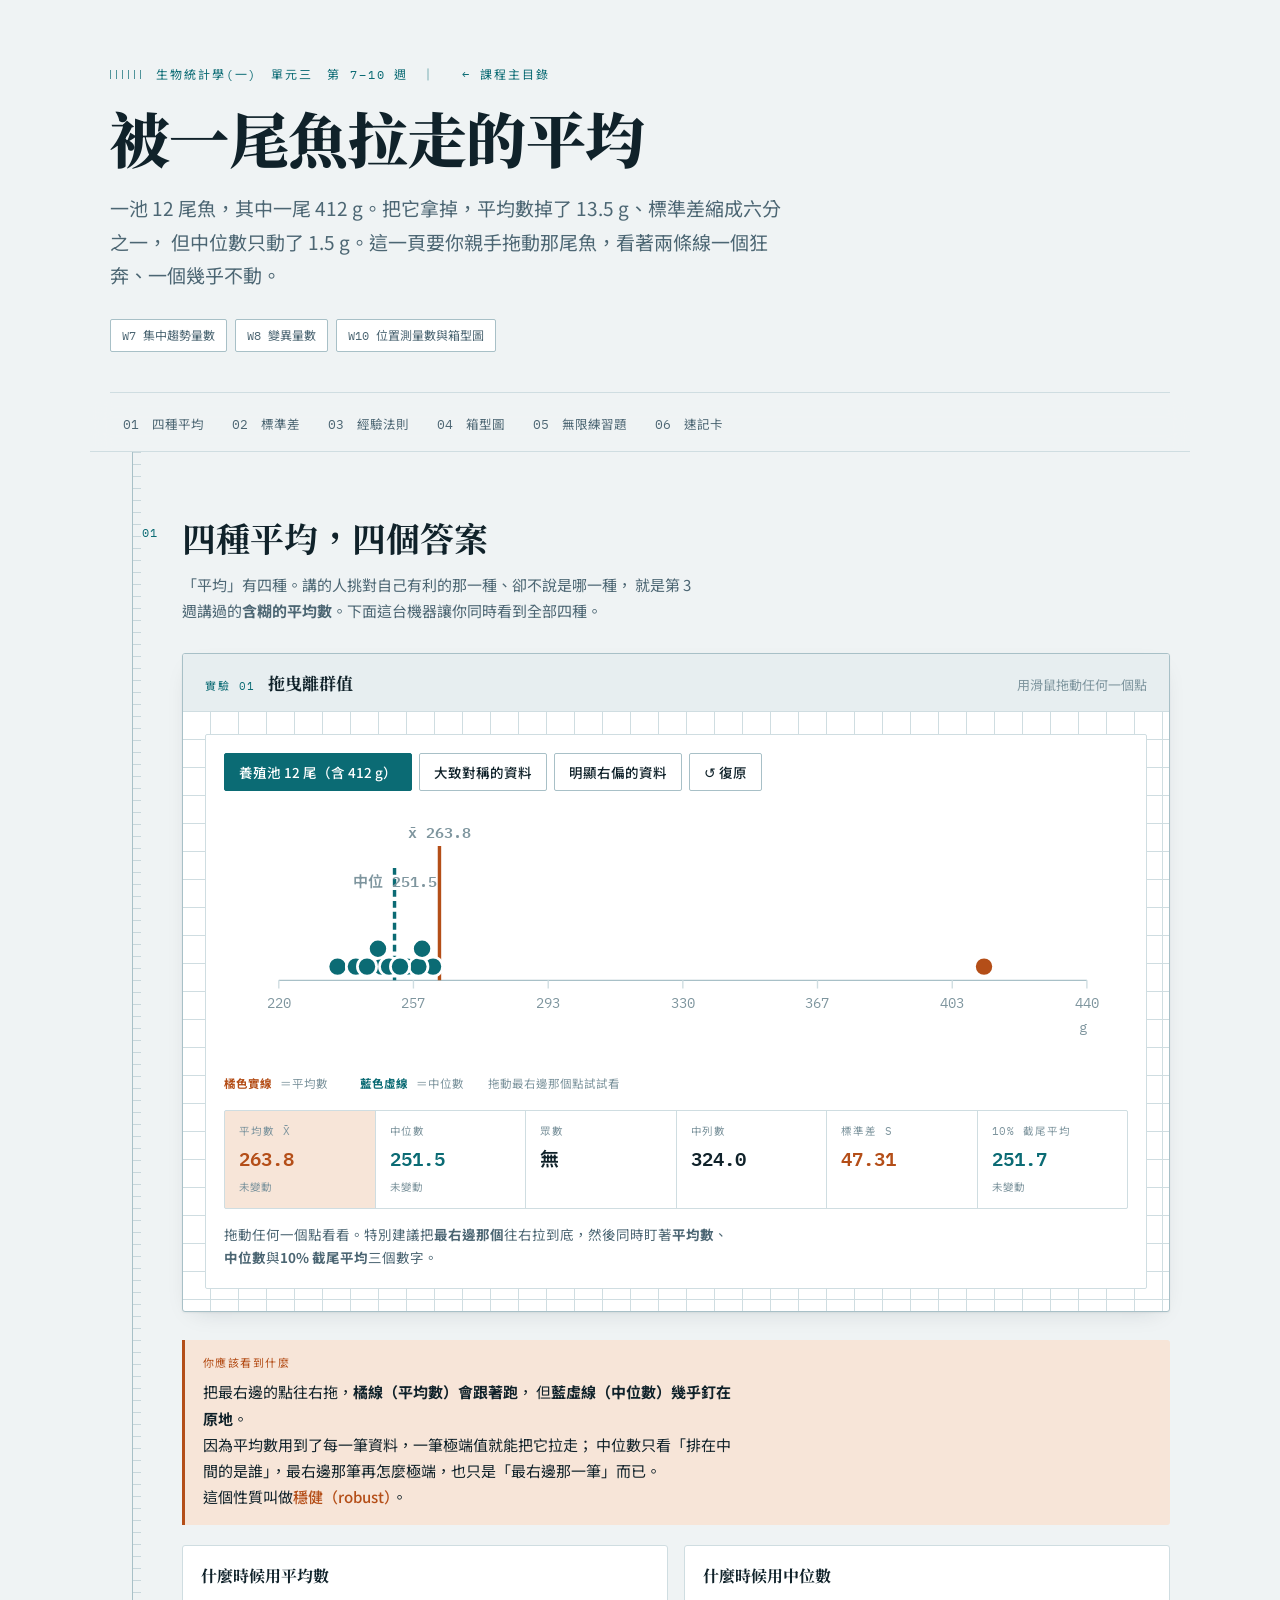
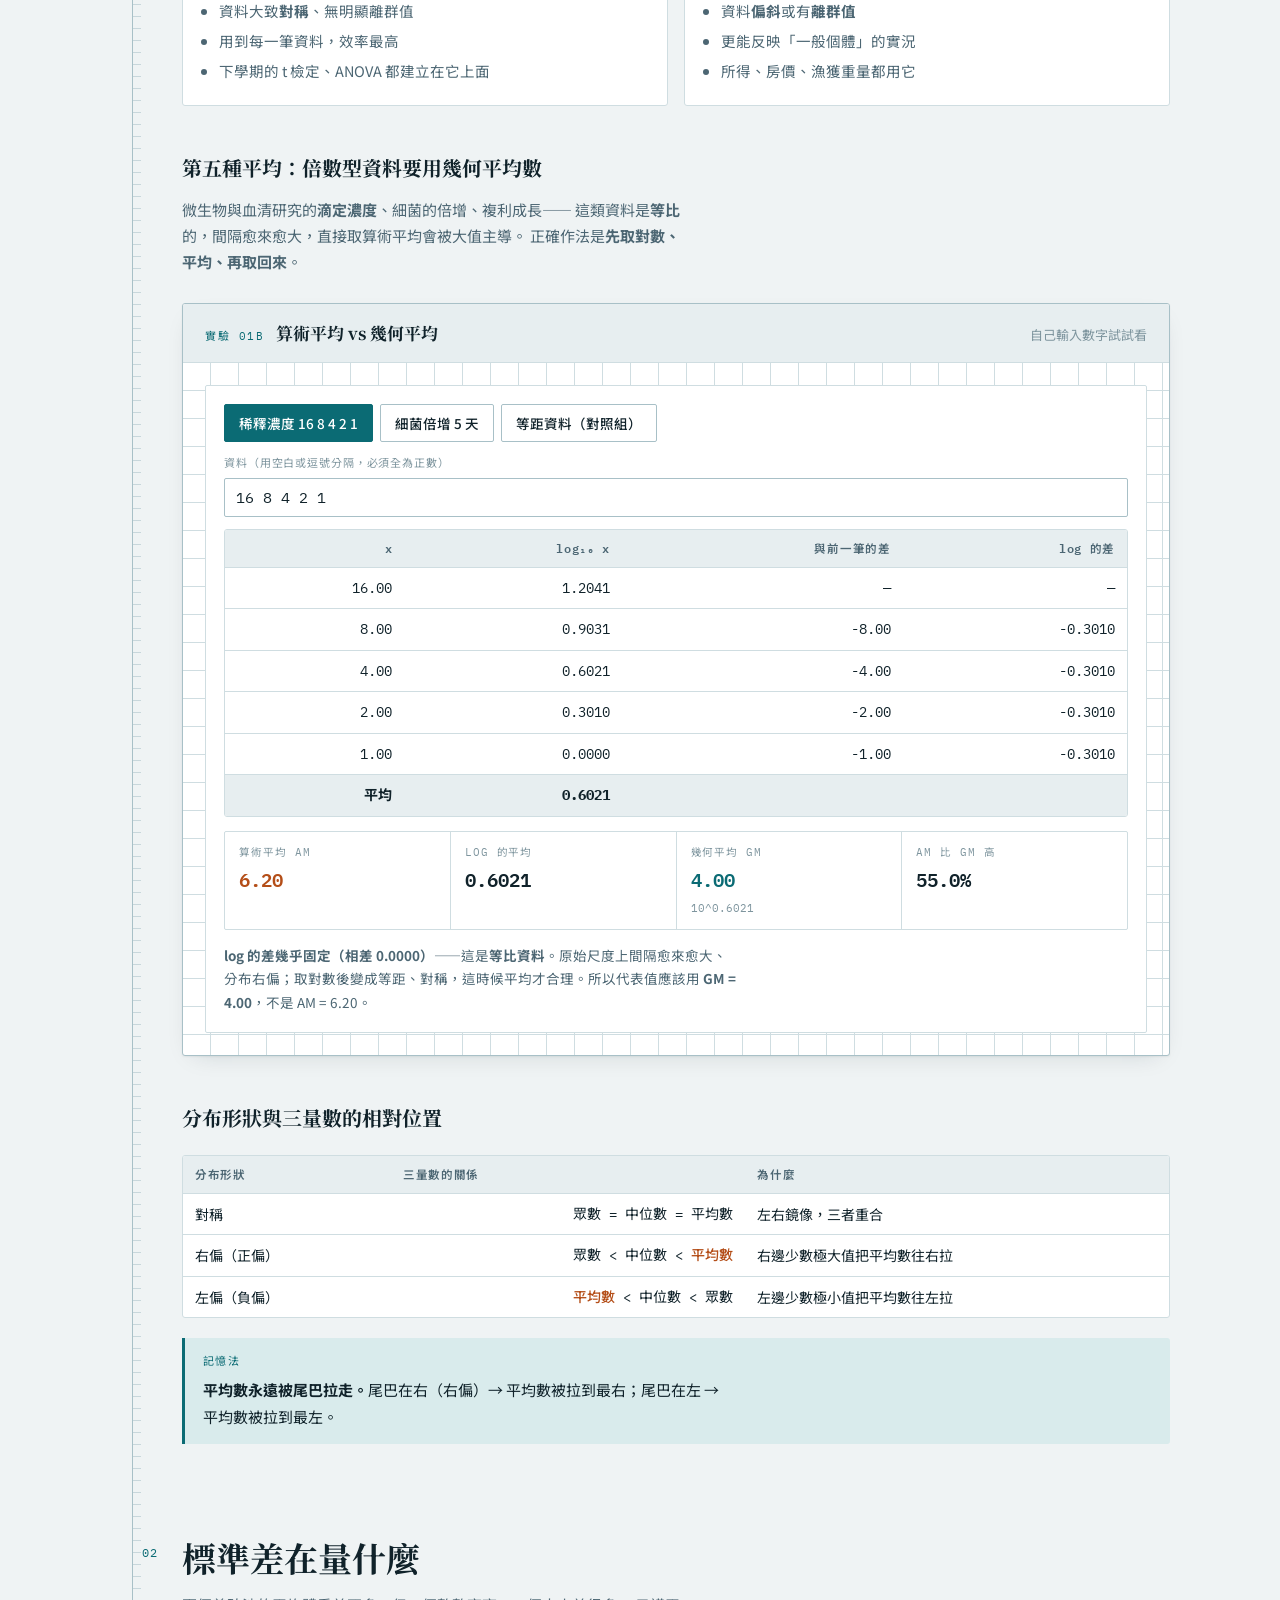
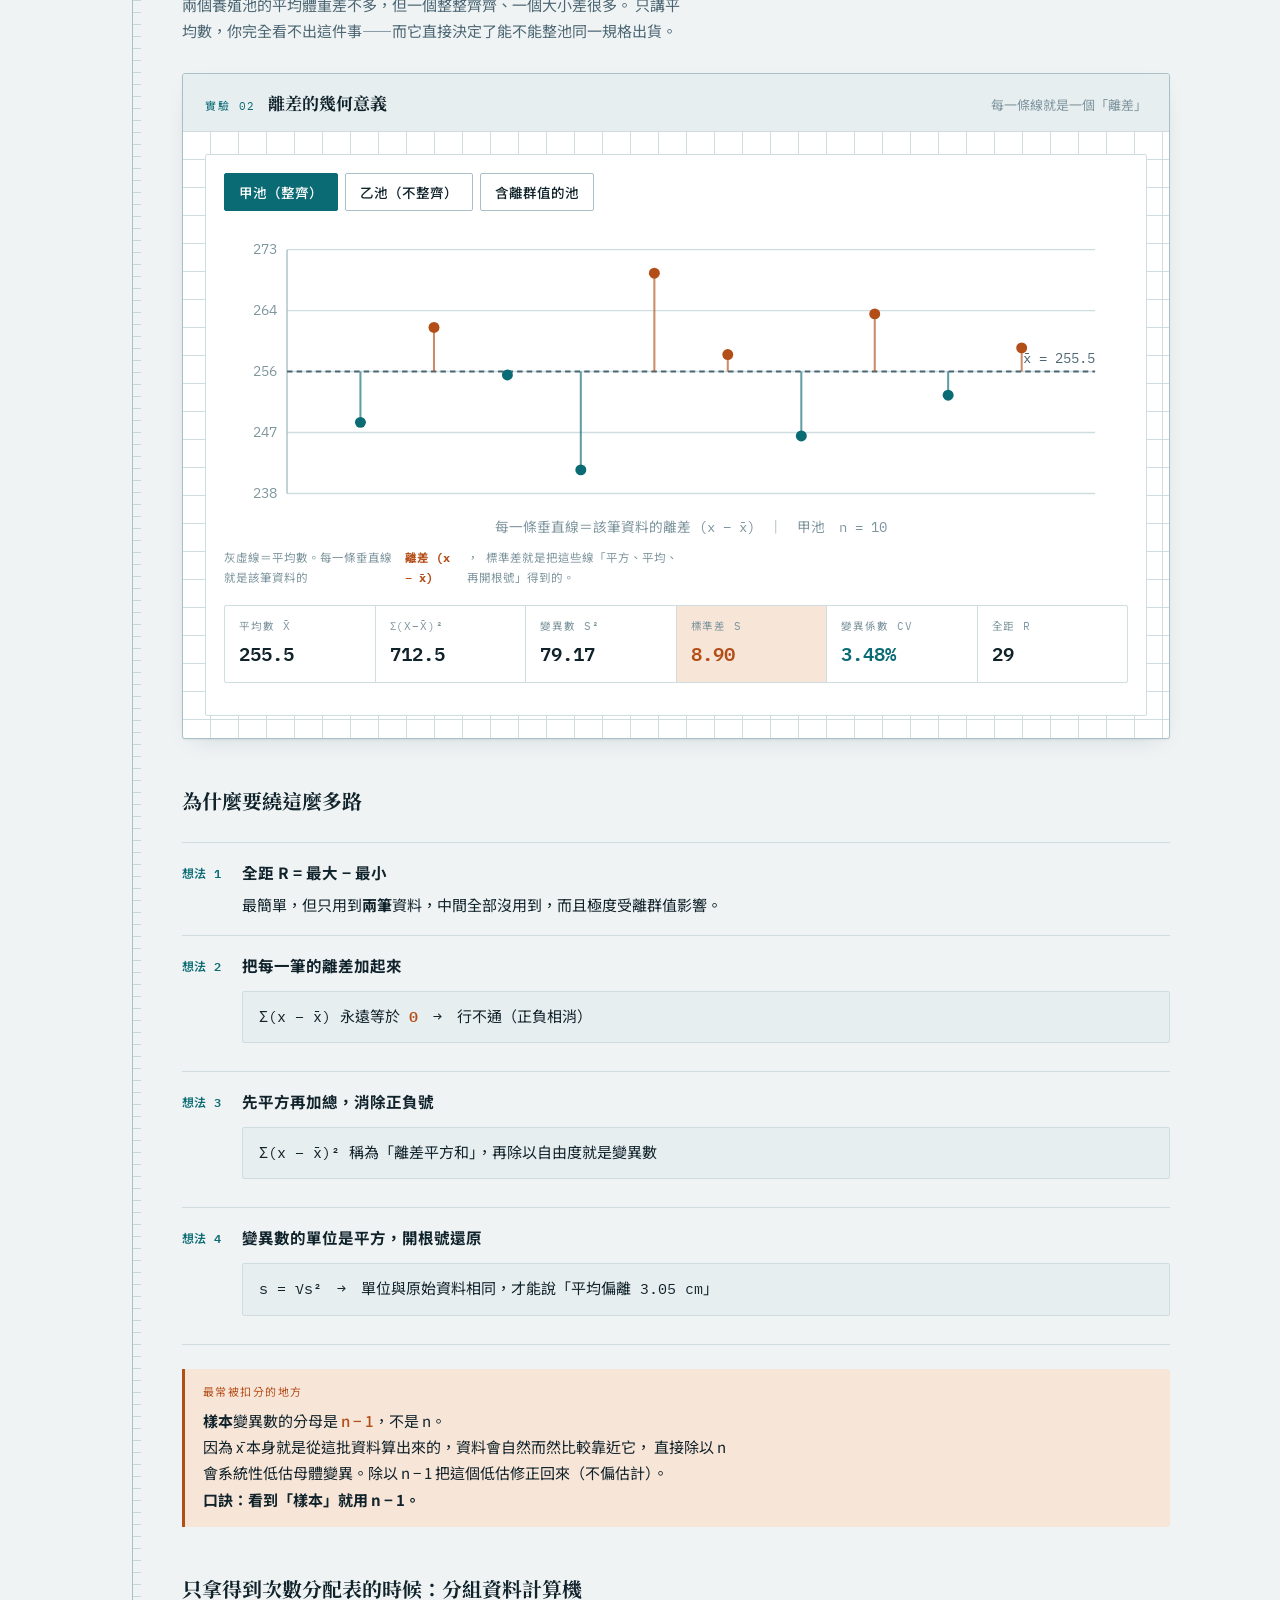
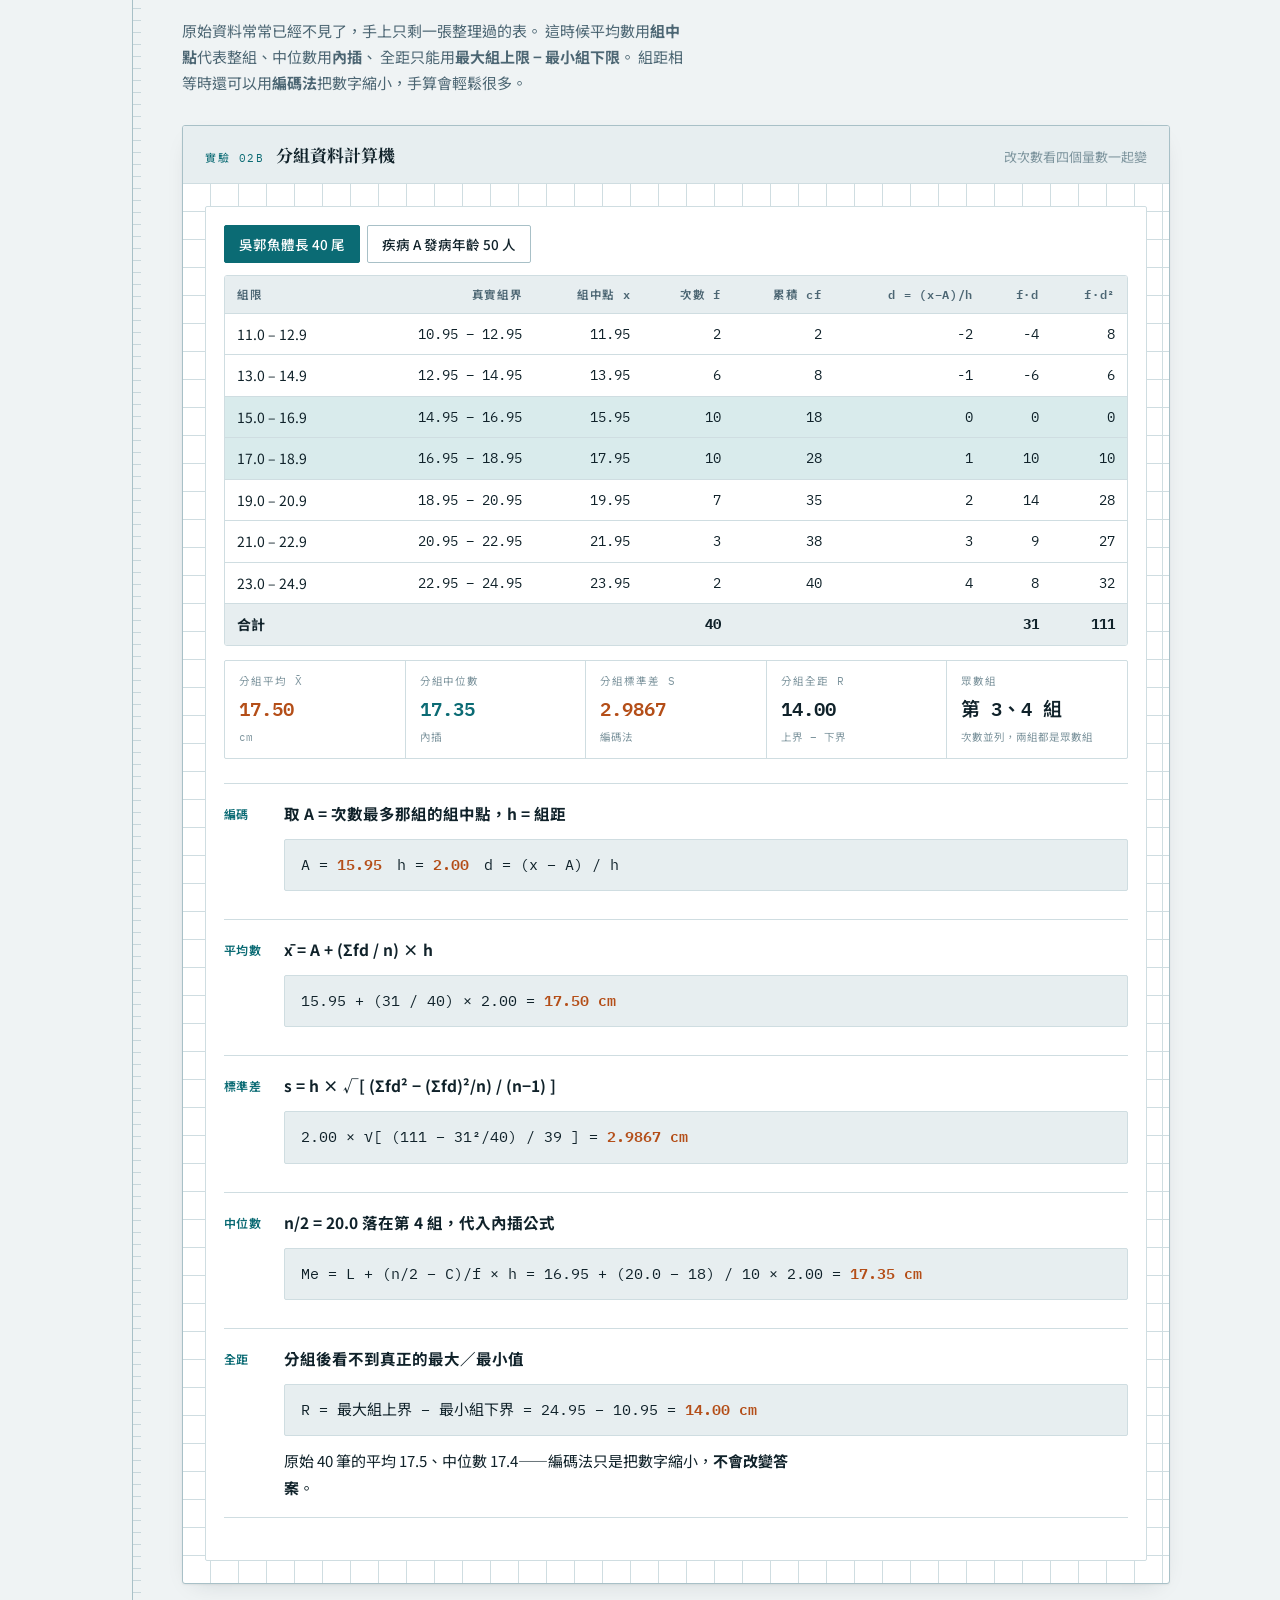
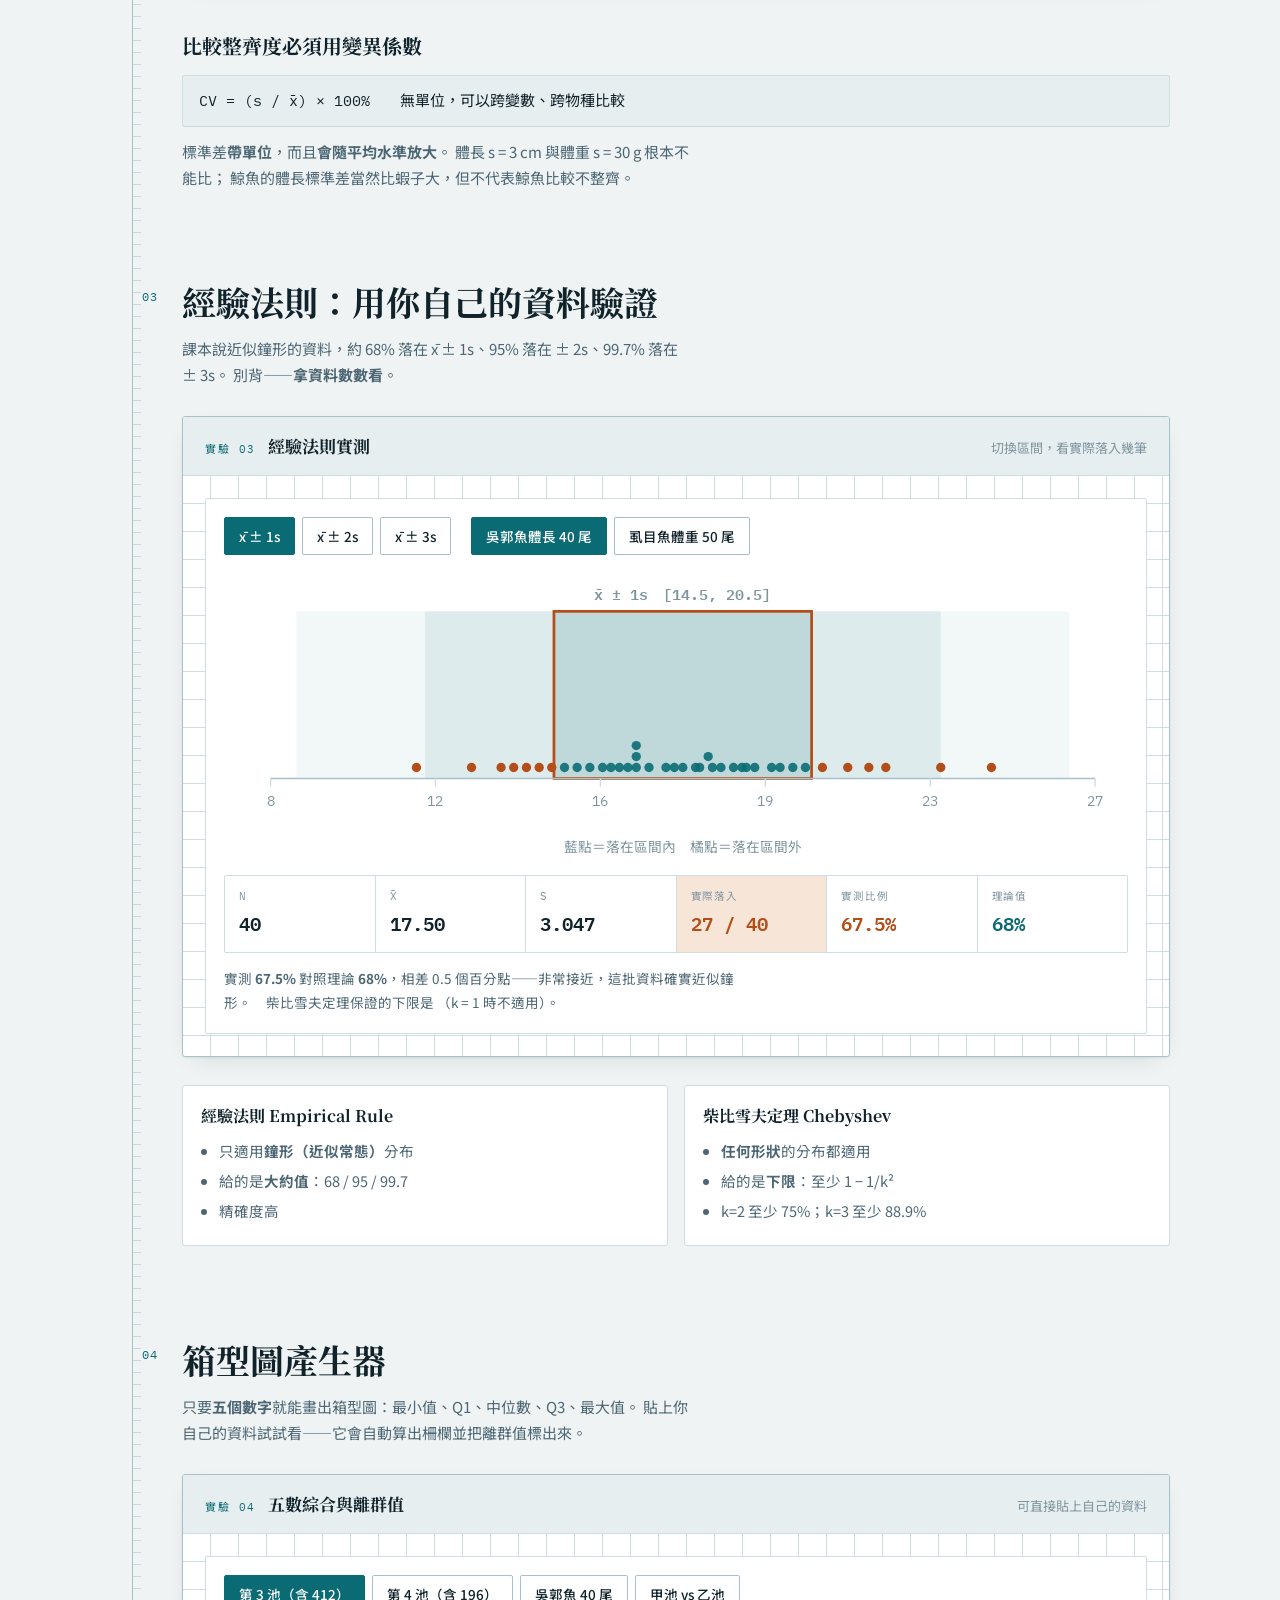
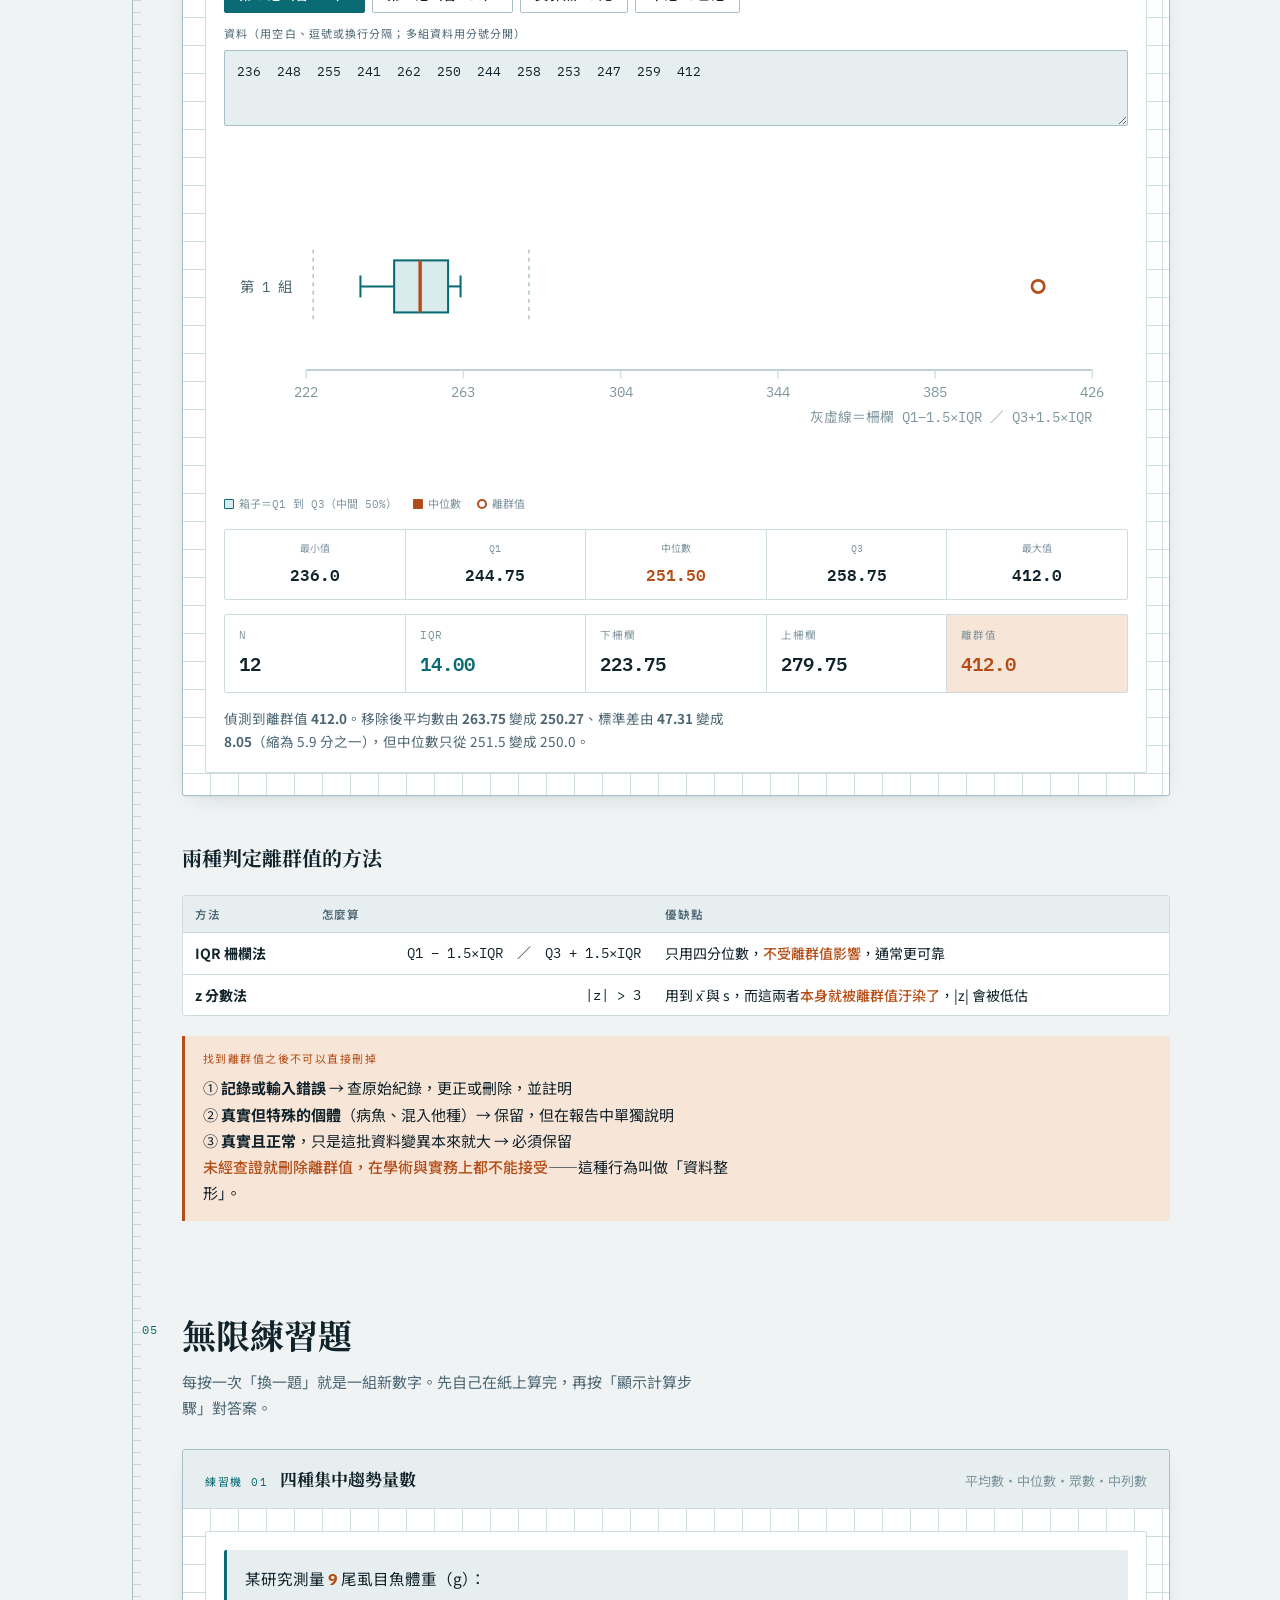
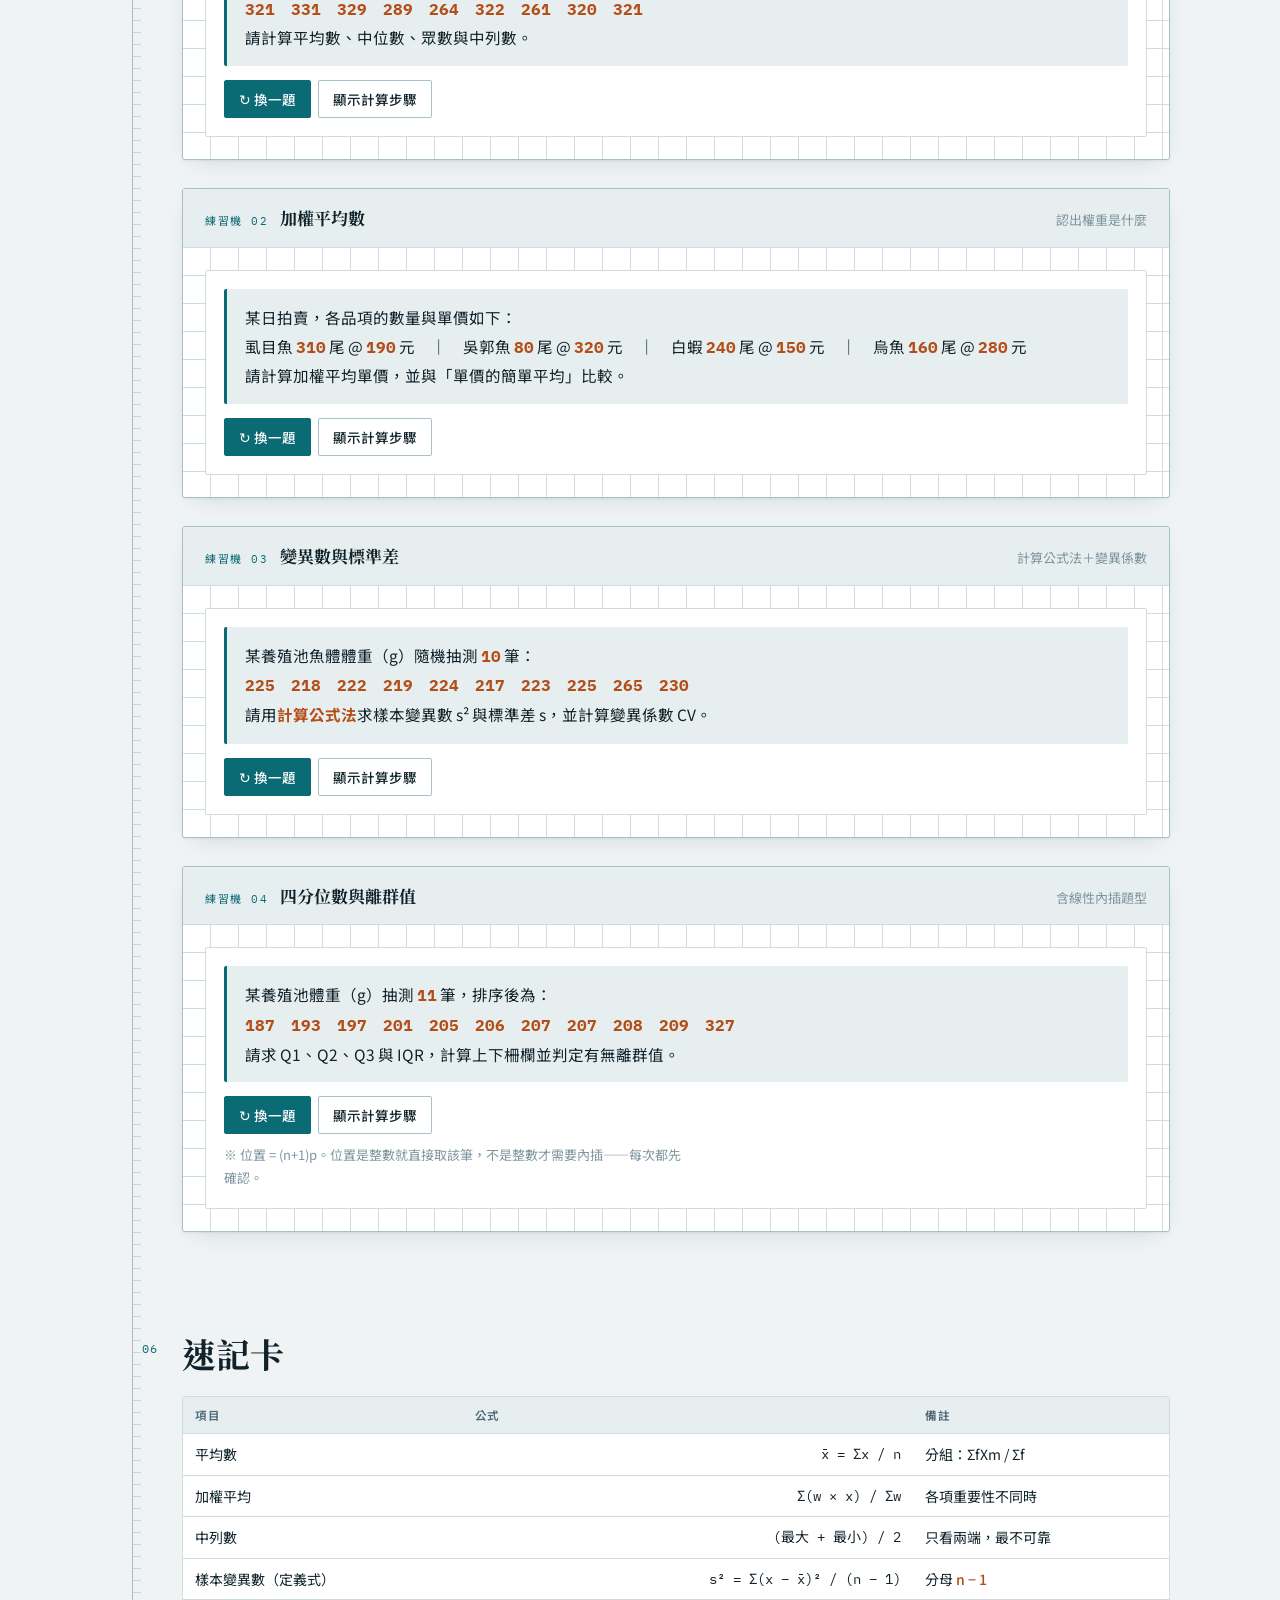
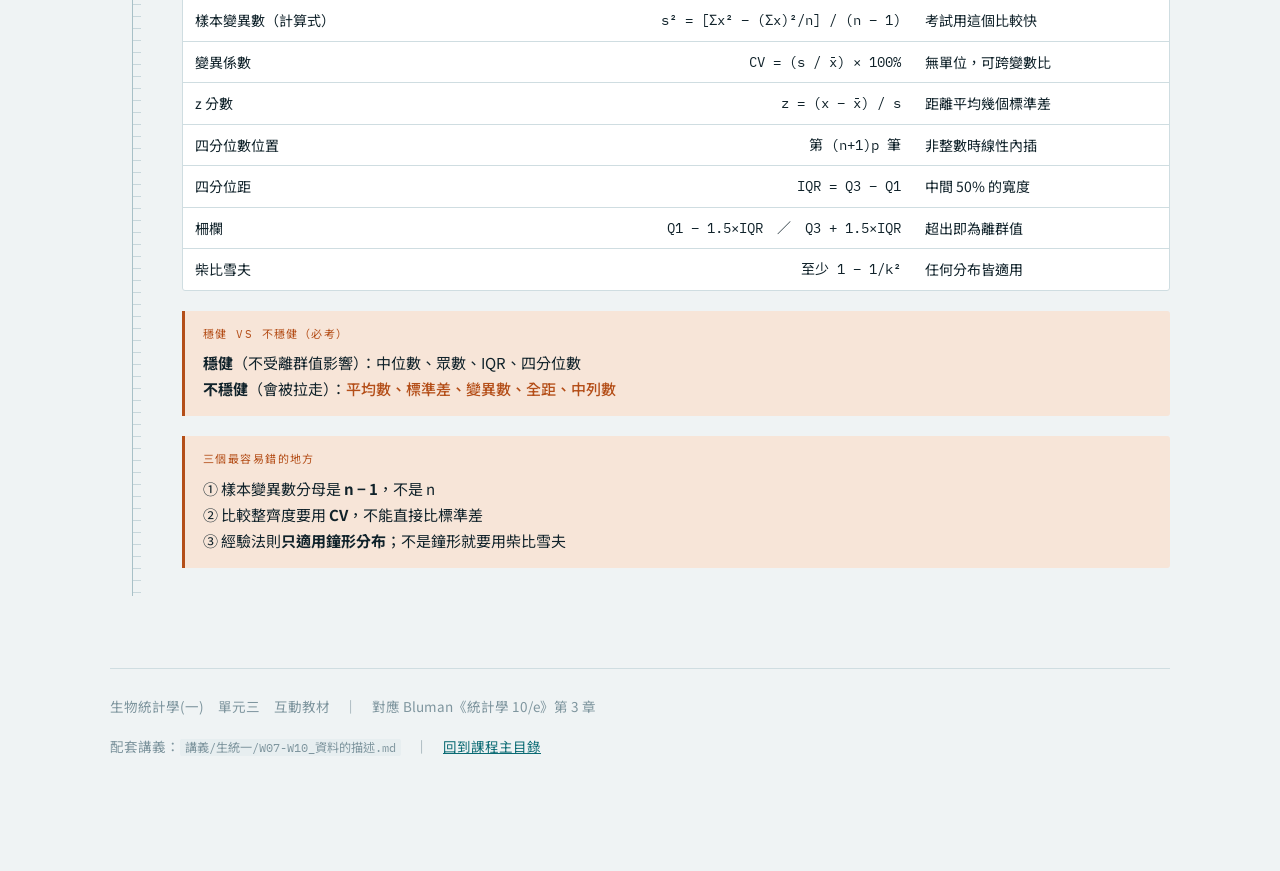
<file: lab02-descriptive/index.html>
<!DOCTYPE html>
<html lang="zh-Hant">
<head>
<meta charset="utf-8">
<meta name="viewport" content="width=device-width, initial-scale=1">
<title>被一尾魚拉走的平均｜生物統計學(一)</title>
<meta name="description" content="生物統計學(一) 第 7–10 週互動教材：拖曳離群值看平均數與中位數誰在動、標準差的幾何意義、經驗法則實測、箱型圖產生器。">
<link rel="preconnect" href="https://fonts.googleapis.com">
<link rel="preconnect" href="https://fonts.gstatic.com" crossorigin>
<link rel="stylesheet" href="https://fonts.googleapis.com/css2?family=IBM+Plex+Mono:wght@400;500;600&family=Noto+Sans+TC:wght@400;500;700&family=Noto+Serif+TC:wght@600;700;900&display=swap">
<link rel="stylesheet" href="../assets/base.css">
<link rel="stylesheet" href="style.css">
</head>
<body>

<div class="wrap">

<header class="top">
  <p class="eyebrow"><span class="tick"></span>生物統計學(一)　單元三　第 7–10 週　｜　<a href="../" style="color:var(--accent);text-decoration:none">← 課程主目錄</a></p>
  <h1>被一尾魚拉走的平均</h1>
  <p class="lede">
    一池 12 尾魚，其中一尾 412 g。把它拿掉，平均數掉了 13.5 g、標準差縮成六分之一，
    但中位數只動了 1.5 g。這一頁要你親手拖動那尾魚，看著兩條線一個狂奔、一個幾乎不動。
  </p>
  <div class="chips">
    <span class="chip">W7 集中趨勢量數</span>
    <span class="chip">W8 變異量數</span>
    <span class="chip">W10 位置測量數與箱型圖</span>
  </div>
</header>

<nav class="toc">
  <ul>
    <li><a href="#s1">01　四種平均</a></li>
    <li><a href="#s2">02　標準差</a></li>
    <li><a href="#s3">03　經驗法則</a></li>
    <li><a href="#s4">04　箱型圖</a></li>
    <li><a href="#s5">05　無限練習題</a></li>
    <li><a href="#s6">06　速記卡</a></li>
  </ul>
</nav>

<div class="rail">

<!-- ══════════ 01 ══════════ -->
<section id="s1">
  <div class="sec-head"><span class="sec-num">01</span>
    <h2>四種平均，四個答案</h2>
  </div>
  <p class="sub">
    「平均」有四種。講的人挑對自己有利的那一種、卻不說是哪一種，
    就是第 3 週講過的<strong>含糊的平均數</strong>。下面這台機器讓你同時看到全部四種。
  </p>

  <div class="lab">
    <div class="lab-head">
      <span class="tag">實驗 01</span>
      <span class="name">拖曳離群值</span>
      <span class="hint">用滑鼠拖動任何一個點</span>
    </div>
    <div class="lab-body">
      <div class="lab-inner">
        <div class="btns" style="margin-bottom:14px">
          <button data-preset="pond" class="on">養殖池 12 尾（含 412 g）</button>
          <button data-preset="even">大致對稱的資料</button>
          <button data-preset="skew">明顯右偏的資料</button>
          <button class="ghost" id="d1-reset">↺ 復原</button>
        </div>

        <div class="chart-wrap"><svg class="chart" id="dragline" viewBox="0 0 660 190" role="img" aria-label="可拖曳的數線"></svg></div>
        <p class="drag-hint">
          <b>橘色實線</b>＝平均數　　<b style="color:var(--accent)">藍色虛線</b>＝中位數　　拖動最右邊那個點試試看
        </p>

        <div class="statrow" id="d1-stats"></div>
        <p class="sub" id="d1-note" style="margin:4px 0 0;font-size:13.5px"></p>
      </div>
    </div>
  </div>

  <div class="note key">
    <span class="lbl">你應該看到什麼</span>
    <p>
      把最右邊的點往右拖，<strong>橘線（平均數）會跟著跑</strong>，
      但<strong>藍虛線（中位數）幾乎釘在原地</strong>。<br>
      因為平均數用到了每一筆資料，一筆極端值就能把它拉走；
      中位數只看「排在中間的是誰」，最右邊那筆再怎麼極端，也只是「最右邊那一筆」而已。<br>
      這個性質叫做<em>穩健（robust）</em>。
    </p>
  </div>

  <div class="cmp">
    <div>
      <h5>什麼時候用平均數</h5>
      <ul>
        <li>資料大致<b>對稱</b>、無明顯離群值</li>
        <li>用到每一筆資料，效率最高</li>
        <li>下學期的 t 檢定、ANOVA 都建立在它上面</li>
      </ul>
    </div>
    <div>
      <h5>什麼時候用中位數</h5>
      <ul>
        <li>資料<b>偏斜</b>或有<b>離群值</b></li>
        <li>更能反映「一般個體」的實況</li>
        <li>所得、房價、漁獲重量都用它</li>
      </ul>
    </div>
  </div>

  <h3>第五種平均：倍數型資料要用幾何平均數</h3>
  <p class="sub">
    微生物與血清研究的<strong>滴定濃度</strong>、細菌的倍增、複利成長——
    這類資料是<strong>等比</strong>的，間隔愈來愈大，直接取算術平均會被大值主導。
    正確作法是<strong>先取對數、平均、再取回來</strong>。
  </p>

  <div class="lab">
    <div class="lab-head">
      <span class="tag">實驗 01b</span>
      <span class="name">算術平均 vs 幾何平均</span>
      <span class="hint">自己輸入數字試試看</span>
    </div>
    <div class="lab-body">
      <div class="lab-inner">
        <div class="btns" style="margin-bottom:12px">
          <button data-gm="dilute" class="on">稀釋濃度 16 8 4 2 1</button>
          <button data-gm="growth">細菌倍增 5 天</button>
          <button data-gm="even">等距資料（對照組）</button>
        </div>
        <label class="gm-label" for="gm-in">資料（用空白或逗號分隔，必須全為正數）</label>
        <input type="text" id="gm-in" class="gm-input" value="16 8 4 2 1" spellcheck="false">

        <div class="tw" style="margin:12px 0 0"><table id="gm-tbl"></table></div>
        <div class="statrow" id="gm-stats"></div>
        <p class="sub" id="gm-note" style="margin:4px 0 0;font-size:13.5px"></p>
      </div>
    </div>
  </div>

  <h3>分布形狀與三量數的相對位置</h3>
  <div class="tw">
    <table>
      <thead><tr><th>分布形狀</th><th>三量數的關係</th><th>為什麼</th></tr></thead>
      <tbody>
        <tr><td>對稱</td><td class="num">眾數 = 中位數 = 平均數</td><td>左右鏡像，三者重合</td></tr>
        <tr><td>右偏（正偏）</td><td class="num">眾數 &lt; 中位數 &lt; <em>平均數</em></td><td>右邊少數極大值把平均數往右拉</td></tr>
        <tr><td>左偏（負偏）</td><td class="num"><em>平均數</em> &lt; 中位數 &lt; 眾數</td><td>左邊少數極小值把平均數往左拉</td></tr>
      </tbody>
    </table>
  </div>
  <div class="note">
    <span class="lbl">記憶法</span>
    <p><strong>平均數永遠被尾巴拉走。</strong>尾巴在右（右偏）→ 平均數被拉到最右；尾巴在左 → 平均數被拉到最左。</p>
  </div>
</section>

<!-- ══════════ 02 ══════════ -->
<section id="s2">
  <div class="sec-head"><span class="sec-num">02</span>
    <h2>標準差在量什麼</h2>
  </div>
  <p class="sub">
    兩個養殖池的平均體重差不多，但一個整整齊齊、一個大小差很多。
    只講平均數，你完全看不出這件事——而它直接決定了能不能整池同一規格出貨。
  </p>

  <div class="lab">
    <div class="lab-head">
      <span class="tag">實驗 02</span>
      <span class="name">離差的幾何意義</span>
      <span class="hint">每一條線就是一個「離差」</span>
    </div>
    <div class="lab-body">
      <div class="lab-inner">
        <div class="btns" style="margin-bottom:14px">
          <button data-sd="A" class="on">甲池（整齊）</button>
          <button data-sd="B">乙池（不整齊）</button>
          <button data-sd="H">含離群值的池</button>
        </div>

        <div class="chart-wrap"><svg class="chart" id="devchart" viewBox="0 0 660 230" role="img" aria-label="離差圖"></svg></div>
        <p class="drag-hint">
          灰虛線＝平均數。每一條垂直線就是該筆資料的<b>離差 (x − x̄)</b>，
          標準差就是把這些線「平方、平均、再開根號」得到的。
        </p>

        <div class="statrow" id="d2-stats"></div>
      </div>
    </div>
  </div>

  <h3>為什麼要繞這麼多路</h3>
  <div class="steps">
    <div class="step"><div class="step-n">想法 1</div><div class="step-b">
      <h5>全距 R = 最大 − 最小</h5>
      <p>最簡單，但只用到<strong>兩筆</strong>資料，中間全部沒用到，而且極度受離群值影響。</p>
    </div></div>
    <div class="step"><div class="step-n">想法 2</div><div class="step-b">
      <h5>把每一筆的離差加起來</h5>
      <div class="eq">Σ(x − x̄) 永遠等於 <b>0</b>　→　行不通（正負相消）</div>
    </div></div>
    <div class="step"><div class="step-n">想法 3</div><div class="step-b">
      <h5>先平方再加總，消除正負號</h5>
      <div class="eq">Σ(x − x̄)² 稱為「離差平方和」，再除以自由度就是變異數</div>
    </div></div>
    <div class="step"><div class="step-n">想法 4</div><div class="step-b">
      <h5>變異數的單位是平方，開根號還原</h5>
      <div class="eq">s = √s²　→　單位與原始資料相同，才能說「平均偏離 3.05 cm」</div>
    </div></div>
  </div>

  <div class="note warn">
    <span class="lbl">最常被扣分的地方</span>
    <p><strong>樣本</strong>變異數的分母是 <em>n − 1</em>，不是 n。<br>
    因為 x̄ 本身就是從這批資料算出來的，資料會自然而然比較靠近它，
    直接除以 n 會系統性低估母體變異。除以 n − 1 把這個低估修正回來（不偏估計）。<br>
    <strong>口訣：看到「樣本」就用 n − 1。</strong></p>
  </div>

  <h3>只拿得到次數分配表的時候：分組資料計算機</h3>
  <p class="sub">
    原始資料常常已經不見了，手上只剩一張整理過的表。
    這時候平均數用<strong>組中點</strong>代表整組、中位數用<strong>內插</strong>、
    全距只能用<strong>最大組上限 − 最小組下限</strong>。
    組距相等時還可以用<strong>編碼法</strong>把數字縮小，手算會輕鬆很多。
  </p>

  <div class="lab">
    <div class="lab-head">
      <span class="tag">實驗 02b</span>
      <span class="name">分組資料計算機</span>
      <span class="hint">改次數看四個量數一起變</span>
    </div>
    <div class="lab-body">
      <div class="lab-inner">
        <div class="btns" style="margin-bottom:12px">
          <button data-gd="fish" class="on">吳郭魚體長 40 尾</button>
          <button data-gd="age">疾病 A 發病年齡 50 人</button>
        </div>

        <div class="tw" style="margin:0 0 12px"><table id="gd-tbl"></table></div>

        <div class="statrow" id="gd-stats"></div>

        <div class="steps" id="gd-steps"></div>
      </div>
    </div>
  </div>

  <h3>比較整齊度必須用變異係數</h3>
  <div class="eq">CV = (s / x̄) × 100%　　無單位，可以跨變數、跨物種比較</div>
  <p class="sub">
    標準差<strong>帶單位</strong>，而且<strong>會隨平均水準放大</strong>。
    體長 s = 3 cm 與體重 s = 30 g 根本不能比；
    鯨魚的體長標準差當然比蝦子大，但不代表鯨魚比較不整齊。
  </p>
</section>

<!-- ══════════ 03 ══════════ -->
<section id="s3">
  <div class="sec-head"><span class="sec-num">03</span>
    <h2>經驗法則：用你自己的資料驗證</h2>
  </div>
  <p class="sub">
    課本說近似鐘形的資料，約 68% 落在 x̄ ± 1s、95% 落在 ± 2s、99.7% 落在 ± 3s。
    別背——<strong>拿資料數數看</strong>。
  </p>

  <div class="lab">
    <div class="lab-head">
      <span class="tag">實驗 03</span>
      <span class="name">經驗法則實測</span>
      <span class="hint">切換區間，看實際落入幾筆</span>
    </div>
    <div class="lab-body">
      <div class="lab-inner">
        <div class="ctrls">
          <div class="btns">
            <button data-band="1" class="on">x̄ ± 1s</button>
            <button data-band="2">x̄ ± 2s</button>
            <button data-band="3">x̄ ± 3s</button>
          </div>
          <div class="btns">
            <button data-emp="A40" class="on">吳郭魚體長 40 尾</button>
            <button data-emp="E50">虱目魚體重 50 尾</button>
          </div>
        </div>

        <div class="chart-wrap"><svg class="chart" id="empchart" viewBox="0 0 660 210" role="img" aria-label="經驗法則帶狀圖"></svg></div>

        <div class="statrow" id="d3-stats"></div>
        <p class="sub" id="d3-note" style="margin:4px 0 0;font-size:13.5px"></p>
      </div>
    </div>
  </div>

  <div class="cmp">
    <div>
      <h5>經驗法則 Empirical Rule</h5>
      <ul>
        <li>只適用<b>鐘形（近似常態）</b>分布</li>
        <li>給的是<b>大約值</b>：68 / 95 / 99.7</li>
        <li>精確度高</li>
      </ul>
    </div>
    <div>
      <h5>柴比雪夫定理 Chebyshev</h5>
      <ul>
        <li><b>任何形狀</b>的分布都適用</li>
        <li>給的是<b>下限</b>：至少 1 − 1/k²</li>
        <li>k=2 至少 75%；k=3 至少 88.9%</li>
      </ul>
    </div>
  </div>
</section>

<!-- ══════════ 04 ══════════ -->
<section id="s4">
  <div class="sec-head"><span class="sec-num">04</span>
    <h2>箱型圖產生器</h2>
  </div>
  <p class="sub">
    只要<strong>五個數字</strong>就能畫出箱型圖：最小值、Q1、中位數、Q3、最大值。
    貼上你自己的資料試試看——它會自動算出柵欄並把離群值標出來。
  </p>

  <div class="lab">
    <div class="lab-head">
      <span class="tag">實驗 04</span>
      <span class="name">五數綜合與離群值</span>
      <span class="hint">可直接貼上自己的資料</span>
    </div>
    <div class="lab-body">
      <div class="lab-inner">
        <div class="btns" style="margin-bottom:12px">
          <button data-bp="H" class="on">第 3 池（含 412）</button>
          <button data-bp="K">第 4 池（含 196）</button>
          <button data-bp="A40">吳郭魚 40 尾</button>
          <button data-bp="AB">甲池 vs 乙池</button>
        </div>

        <label for="bpdata" style="font-family:var(--f-mono);font-size:11px;letter-spacing:.1em;text-transform:uppercase;color:var(--ink-2);display:block;margin-bottom:6px">資料（用空白、逗號或換行分隔；多組資料用分號分開）</label>
        <textarea class="data" id="bpdata" spellcheck="false"></textarea>
        <p class="data-err" id="bperr"></p>

        <div class="chart-wrap"><svg class="chart" id="boxplot" viewBox="0 0 660 230" role="img" aria-label="箱型圖"></svg></div>
        <div class="bp-legend">
          <span><i style="background:var(--accent-soft);border:1px solid var(--accent)"></i>箱子＝Q1 到 Q3（中間 50%）</span>
          <span><i style="background:var(--flag)"></i>中位數</span>
          <span><i style="background:transparent;border:2px solid var(--flag);border-radius:50%"></i>離群值</span>
        </div>

        <div class="five" id="bpfive"></div>
        <div class="statrow" id="d4-stats"></div>
        <p class="sub" id="bpnote" style="margin:6px 0 0;font-size:13.5px"></p>
      </div>
    </div>
  </div>

  <h3>兩種判定離群值的方法</h3>
  <div class="tw">
    <table>
      <thead><tr><th>方法</th><th>怎麼算</th><th>優缺點</th></tr></thead>
      <tbody>
        <tr>
          <td><strong>IQR 柵欄法</strong></td>
          <td class="num">Q1 − 1.5×IQR　／　Q3 + 1.5×IQR</td>
          <td>只用四分位數，<em>不受離群值影響</em>，通常更可靠</td>
        </tr>
        <tr>
          <td><strong>z 分數法</strong></td>
          <td class="num">|z| &gt; 3</td>
          <td>用到 x̄ 與 s，而這兩者<em>本身就被離群值汙染了</em>，|z| 會被低估</td>
        </tr>
      </tbody>
    </table>
  </div>

  <div class="note warn">
    <span class="lbl">找到離群值之後不可以直接刪掉</span>
    <p>
      ① <strong>記錄或輸入錯誤</strong> → 查原始紀錄，更正或刪除，並註明<br>
      ② <strong>真實但特殊的個體</strong>（病魚、混入他種）→ 保留，但在報告中單獨說明<br>
      ③ <strong>真實且正常</strong>，只是這批資料變異本來就大 → 必須保留<br>
      <em>未經查證就刪除離群值，在學術與實務上都不能接受</em>——這種行為叫做「資料整形」。
    </p>
  </div>
</section>

<!-- ══════════ 05 ══════════ -->
<section id="s5">
  <div class="sec-head"><span class="sec-num">05</span>
    <h2>無限練習題</h2>
  </div>
  <p class="sub">
    每按一次「換一題」就是一組新數字。先自己在紙上算完，再按「顯示計算步驟」對答案。
  </p>

  <div class="lab">
    <div class="lab-head"><span class="tag">練習機 01</span><span class="name">四種集中趨勢量數</span><span class="hint">平均數・中位數・眾數・中列數</span></div>
    <div class="lab-body"><div class="lab-inner">
      <p class="gen-q" id="g1-q"></p>
      <div class="btns"><button class="primary" data-gen="1">↻ 換一題</button><button data-sol="1">顯示計算步驟</button></div>
      <div class="gen-sol" id="g1-s"></div>
    </div></div>
  </div>

  <div class="lab">
    <div class="lab-head"><span class="tag">練習機 02</span><span class="name">加權平均數</span><span class="hint">認出權重是什麼</span></div>
    <div class="lab-body"><div class="lab-inner">
      <p class="gen-q" id="g2-q"></p>
      <div class="btns"><button class="primary" data-gen="2">↻ 換一題</button><button data-sol="2">顯示計算步驟</button></div>
      <div class="gen-sol" id="g2-s"></div>
    </div></div>
  </div>

  <div class="lab">
    <div class="lab-head"><span class="tag">練習機 03</span><span class="name">變異數與標準差</span><span class="hint">計算公式法＋變異係數</span></div>
    <div class="lab-body"><div class="lab-inner">
      <p class="gen-q" id="g3-q"></p>
      <div class="btns"><button class="primary" data-gen="3">↻ 換一題</button><button data-sol="3">顯示計算步驟</button></div>
      <div class="gen-sol" id="g3-s"></div>
    </div></div>
  </div>

  <div class="lab">
    <div class="lab-head"><span class="tag">練習機 04</span><span class="name">四分位數與離群值</span><span class="hint">含線性內插題型</span></div>
    <div class="lab-body"><div class="lab-inner">
      <p class="gen-q" id="g4-q"></p>
      <div class="btns"><button class="primary" data-gen="4">↻ 換一題</button><button data-sol="4">顯示計算步驟</button></div>
      <div class="gen-sol" id="g4-s"></div>
      <p class="gen-tip">※ 位置 = (n+1)p。位置是整數就直接取該筆，不是整數才需要內插——每次都先確認。</p>
    </div></div>
  </div>
</section>

<!-- ══════════ 06 ══════════ -->
<section id="s6">
  <div class="sec-head"><span class="sec-num">06</span>
    <h2>速記卡</h2>
  </div>

  <div class="tw">
    <table>
      <thead><tr><th>項目</th><th>公式</th><th>備註</th></tr></thead>
      <tbody>
        <tr><td>平均數</td><td class="num">x̄ = Σx / n</td><td>分組：ΣfXm / Σf</td></tr>
        <tr><td>加權平均</td><td class="num">Σ(w × x) / Σw</td><td>各項重要性不同時</td></tr>
        <tr><td>中列數</td><td class="num">(最大 + 最小) / 2</td><td>只看兩端，最不可靠</td></tr>
        <tr><td>樣本變異數（定義式）</td><td class="num">s² = Σ(x − x̄)² / (n − 1)</td><td>分母 <em>n − 1</em></td></tr>
        <tr><td>樣本變異數（計算式）</td><td class="num">s² = [Σx² − (Σx)²/n] / (n − 1)</td><td>考試用這個比較快</td></tr>
        <tr><td>變異係數</td><td class="num">CV = (s / x̄) × 100%</td><td>無單位，可跨變數比</td></tr>
        <tr><td>z 分數</td><td class="num">z = (x − x̄) / s</td><td>距離平均幾個標準差</td></tr>
        <tr><td>四分位數位置</td><td class="num">第 (n+1)p 筆</td><td>非整數時線性內插</td></tr>
        <tr><td>四分位距</td><td class="num">IQR = Q3 − Q1</td><td>中間 50% 的寬度</td></tr>
        <tr><td>柵欄</td><td class="num">Q1 − 1.5×IQR　／　Q3 + 1.5×IQR</td><td>超出即為離群值</td></tr>
        <tr><td>柴比雪夫</td><td class="num">至少 1 − 1/k²</td><td>任何分布皆適用</td></tr>
      </tbody>
    </table>
  </div>

  <div class="note key">
    <span class="lbl">穩健 vs 不穩健（必考）</span>
    <p>
      <strong>穩健</strong>（不受離群值影響）：中位數、眾數、IQR、四分位數<br>
      <strong>不穩健</strong>（會被拉走）：<em>平均數、標準差、變異數、全距、中列數</em>
    </p>
  </div>

  <div class="note warn">
    <span class="lbl">三個最容易錯的地方</span>
    <p>
      ① 樣本變異數分母是 <strong>n − 1</strong>，不是 n<br>
      ② 比較整齊度要用 <strong>CV</strong>，不能直接比標準差<br>
      ③ 經驗法則<strong>只適用鐘形分布</strong>；不是鐘形就要用柴比雪夫
    </p>
  </div>
</section>

</div><!-- /rail -->

<footer>
  <p>生物統計學(一)　單元三　互動教材　｜　對應 Bluman《統計學 10/e》第 3 章</p>
  <p>配套講義：<code>講義/生統一/W07-W10_資料的描述.md</code>　｜　<a href="../" style="color:var(--accent)">回到課程主目錄</a></p>
</footer>

</div>

<script src="script.js"></script>
</body>
</html>
</file>
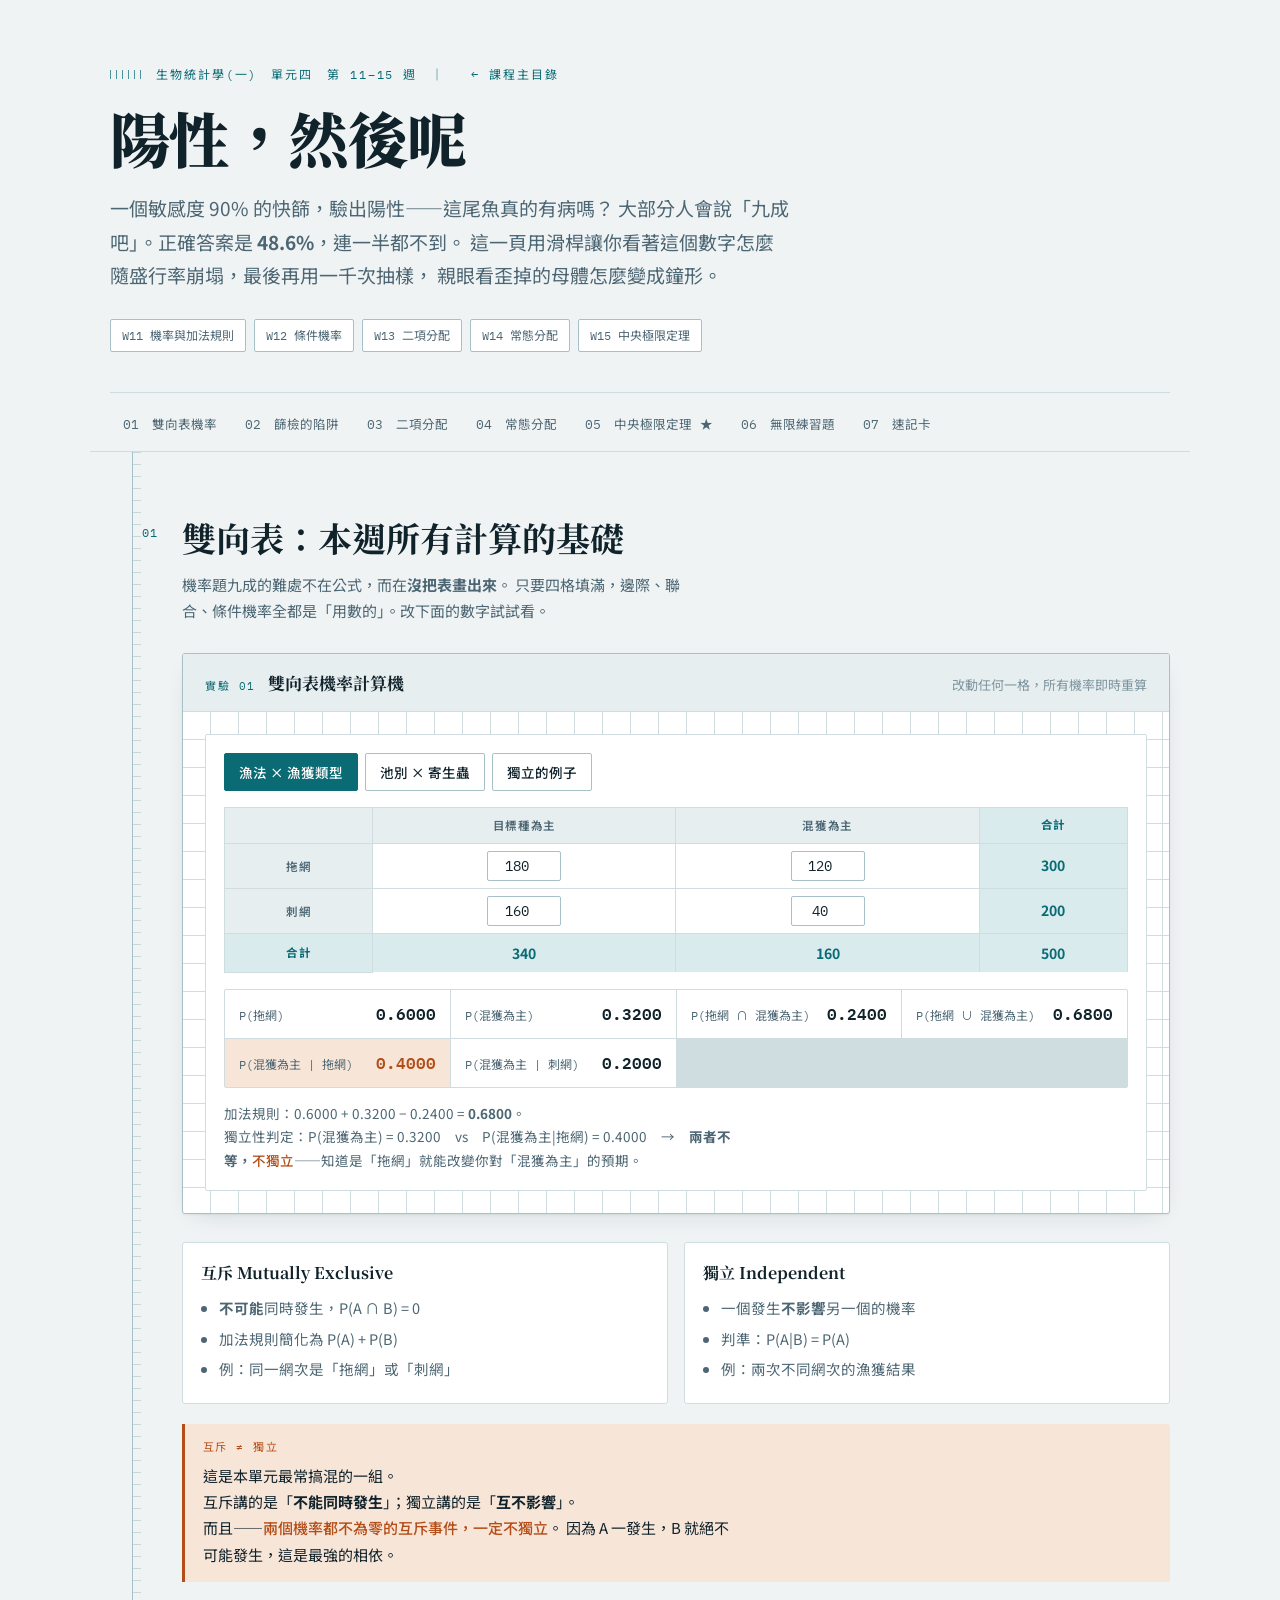
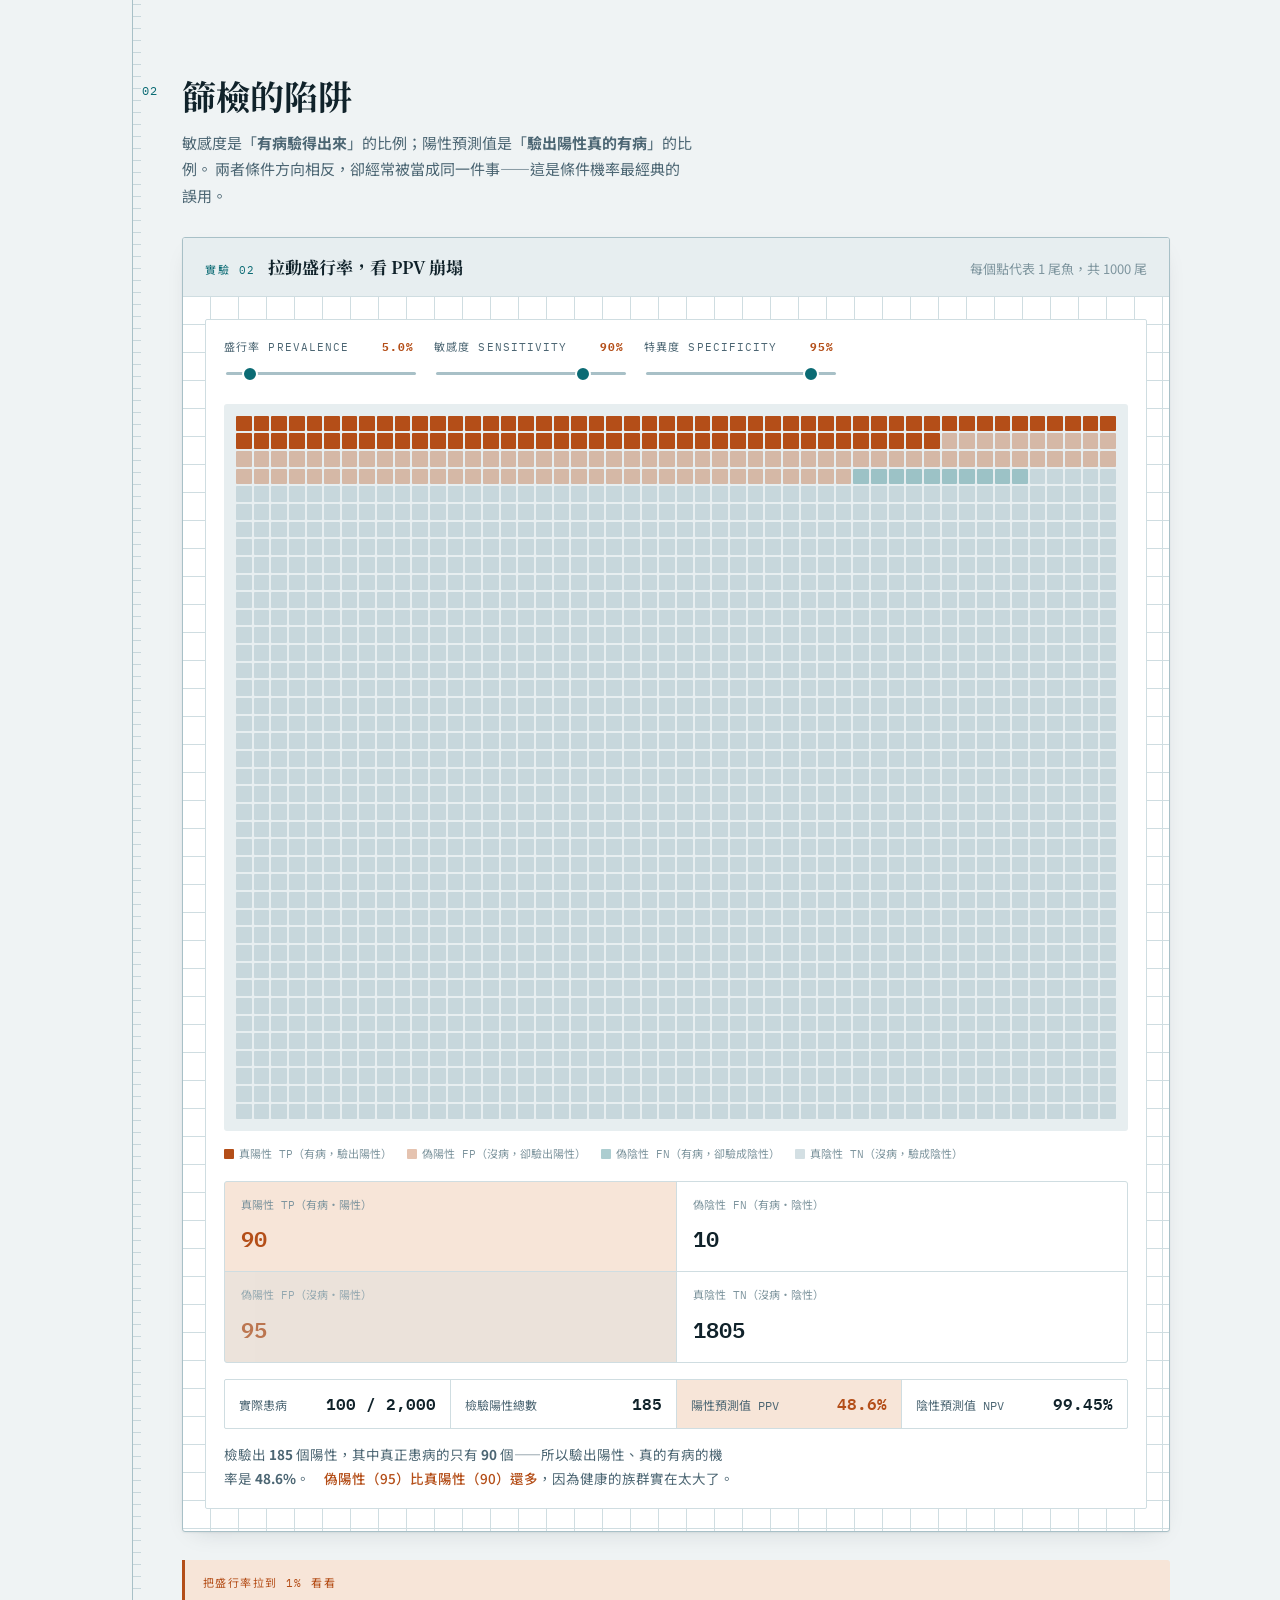
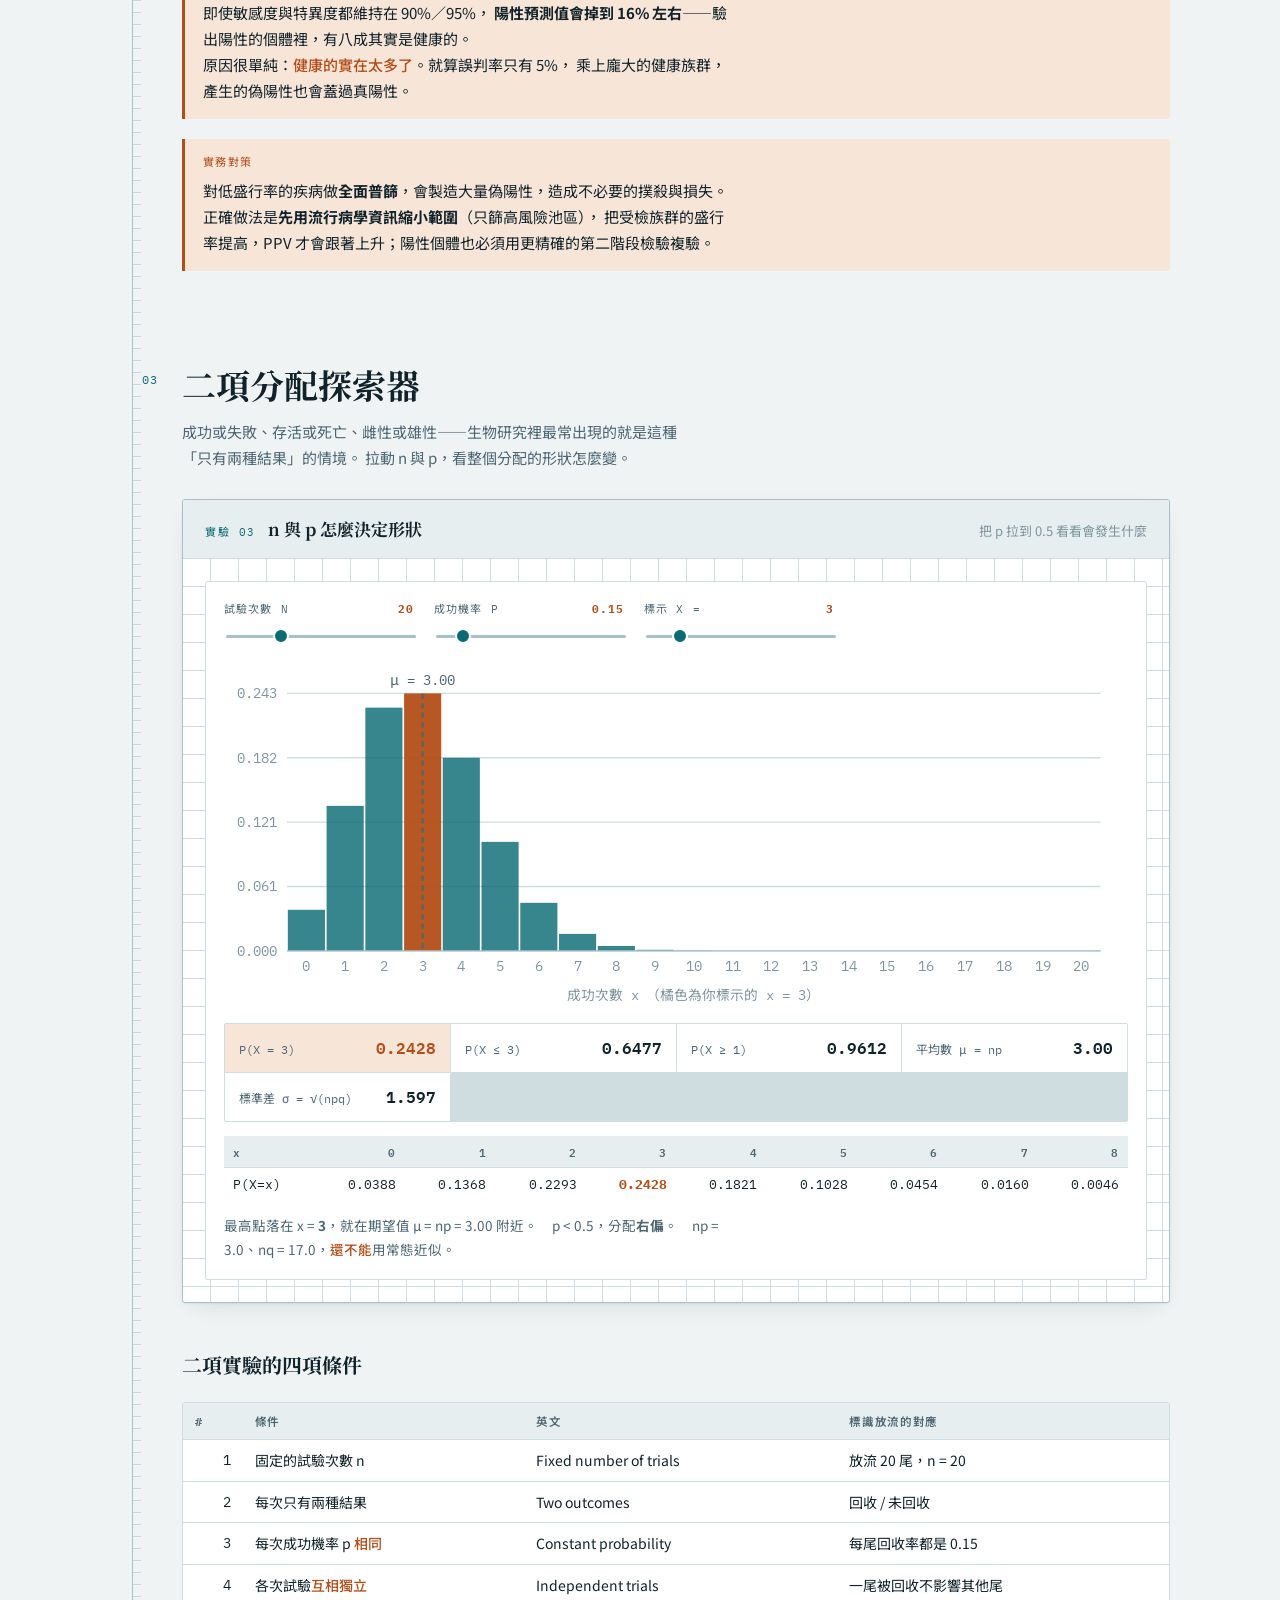
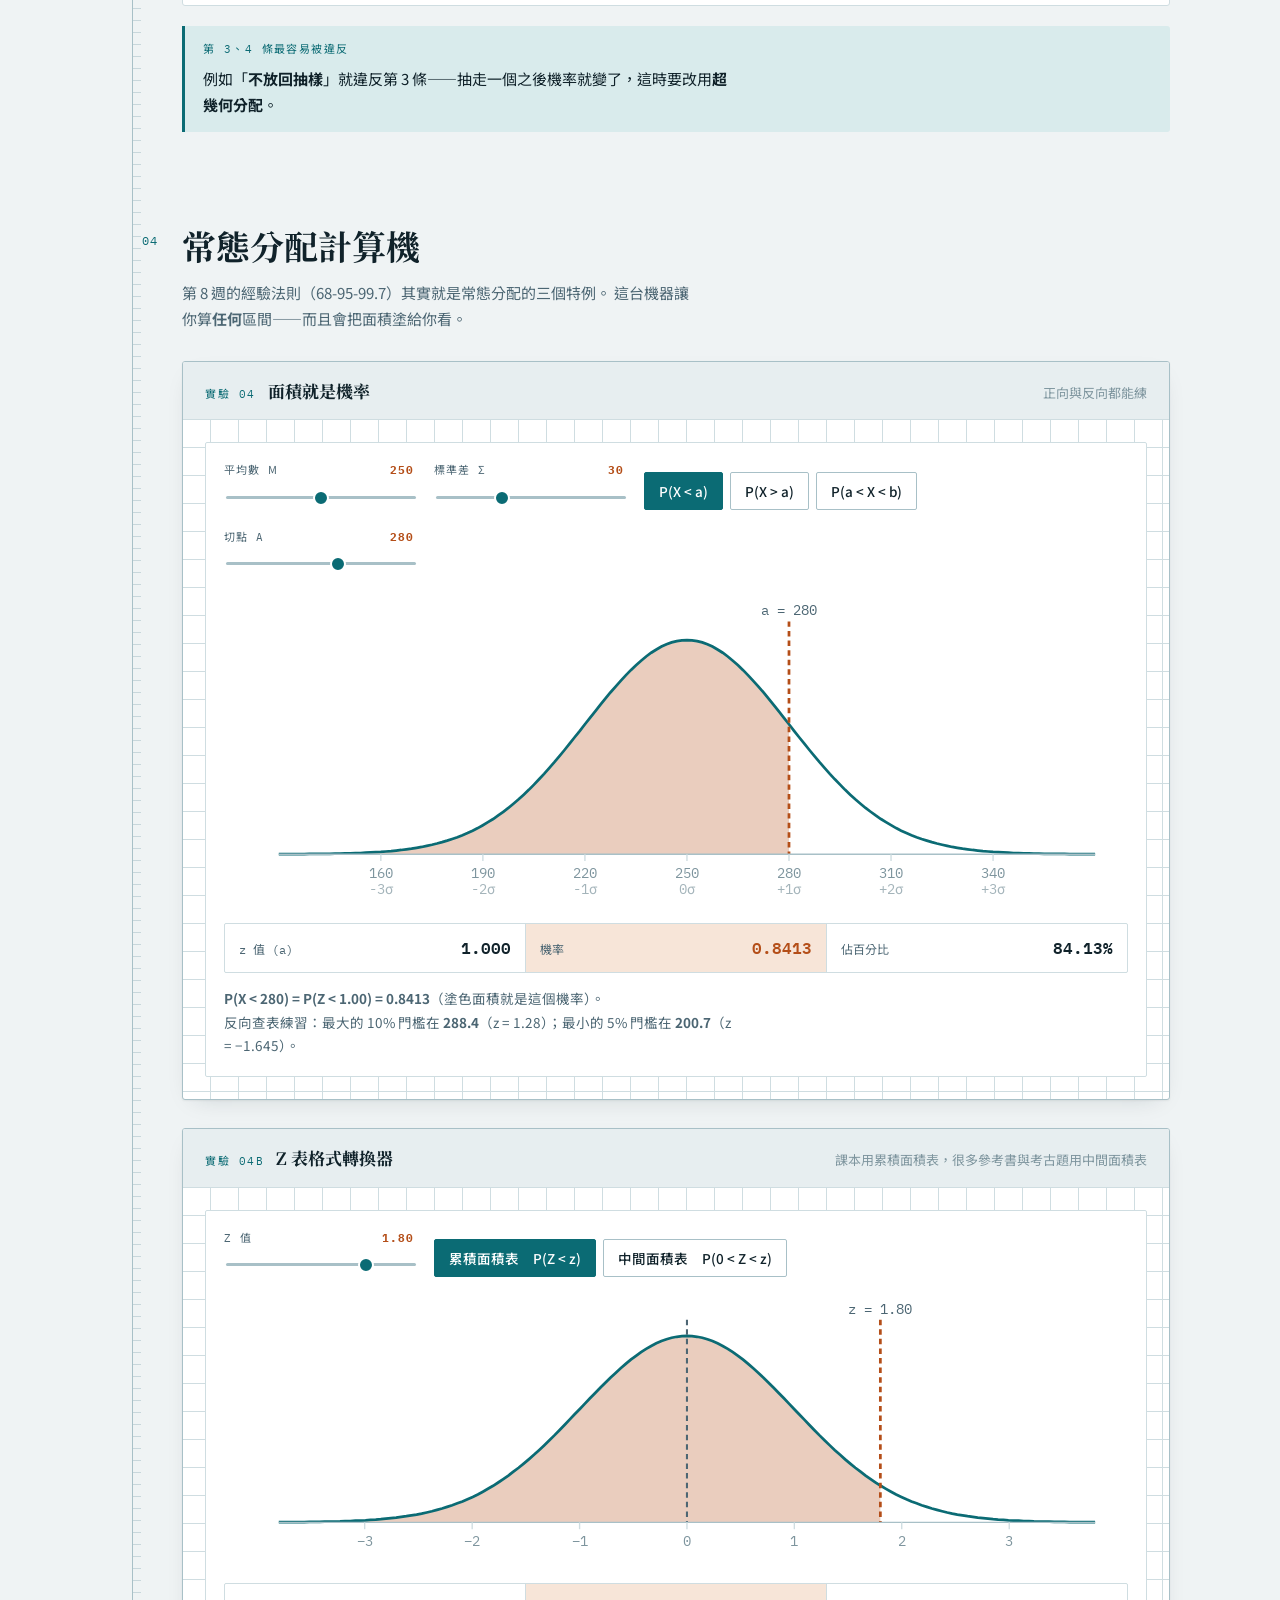
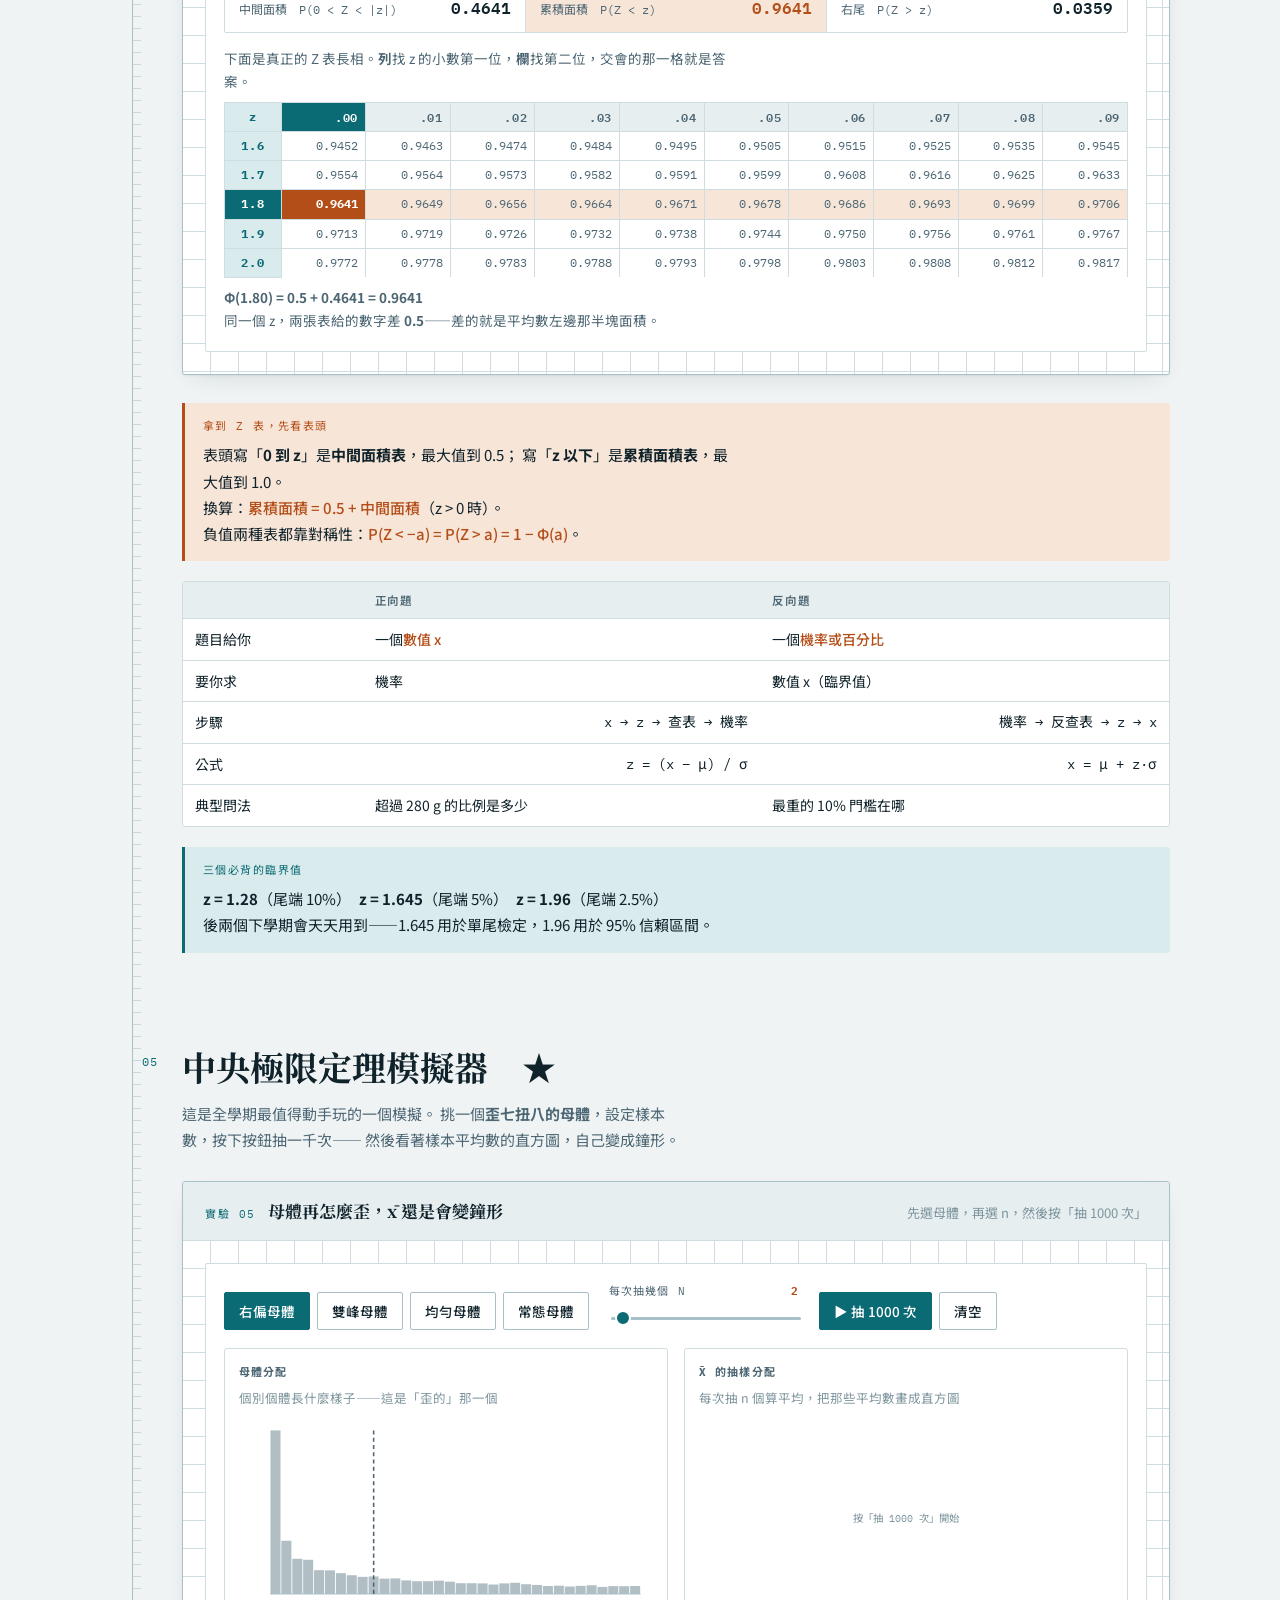
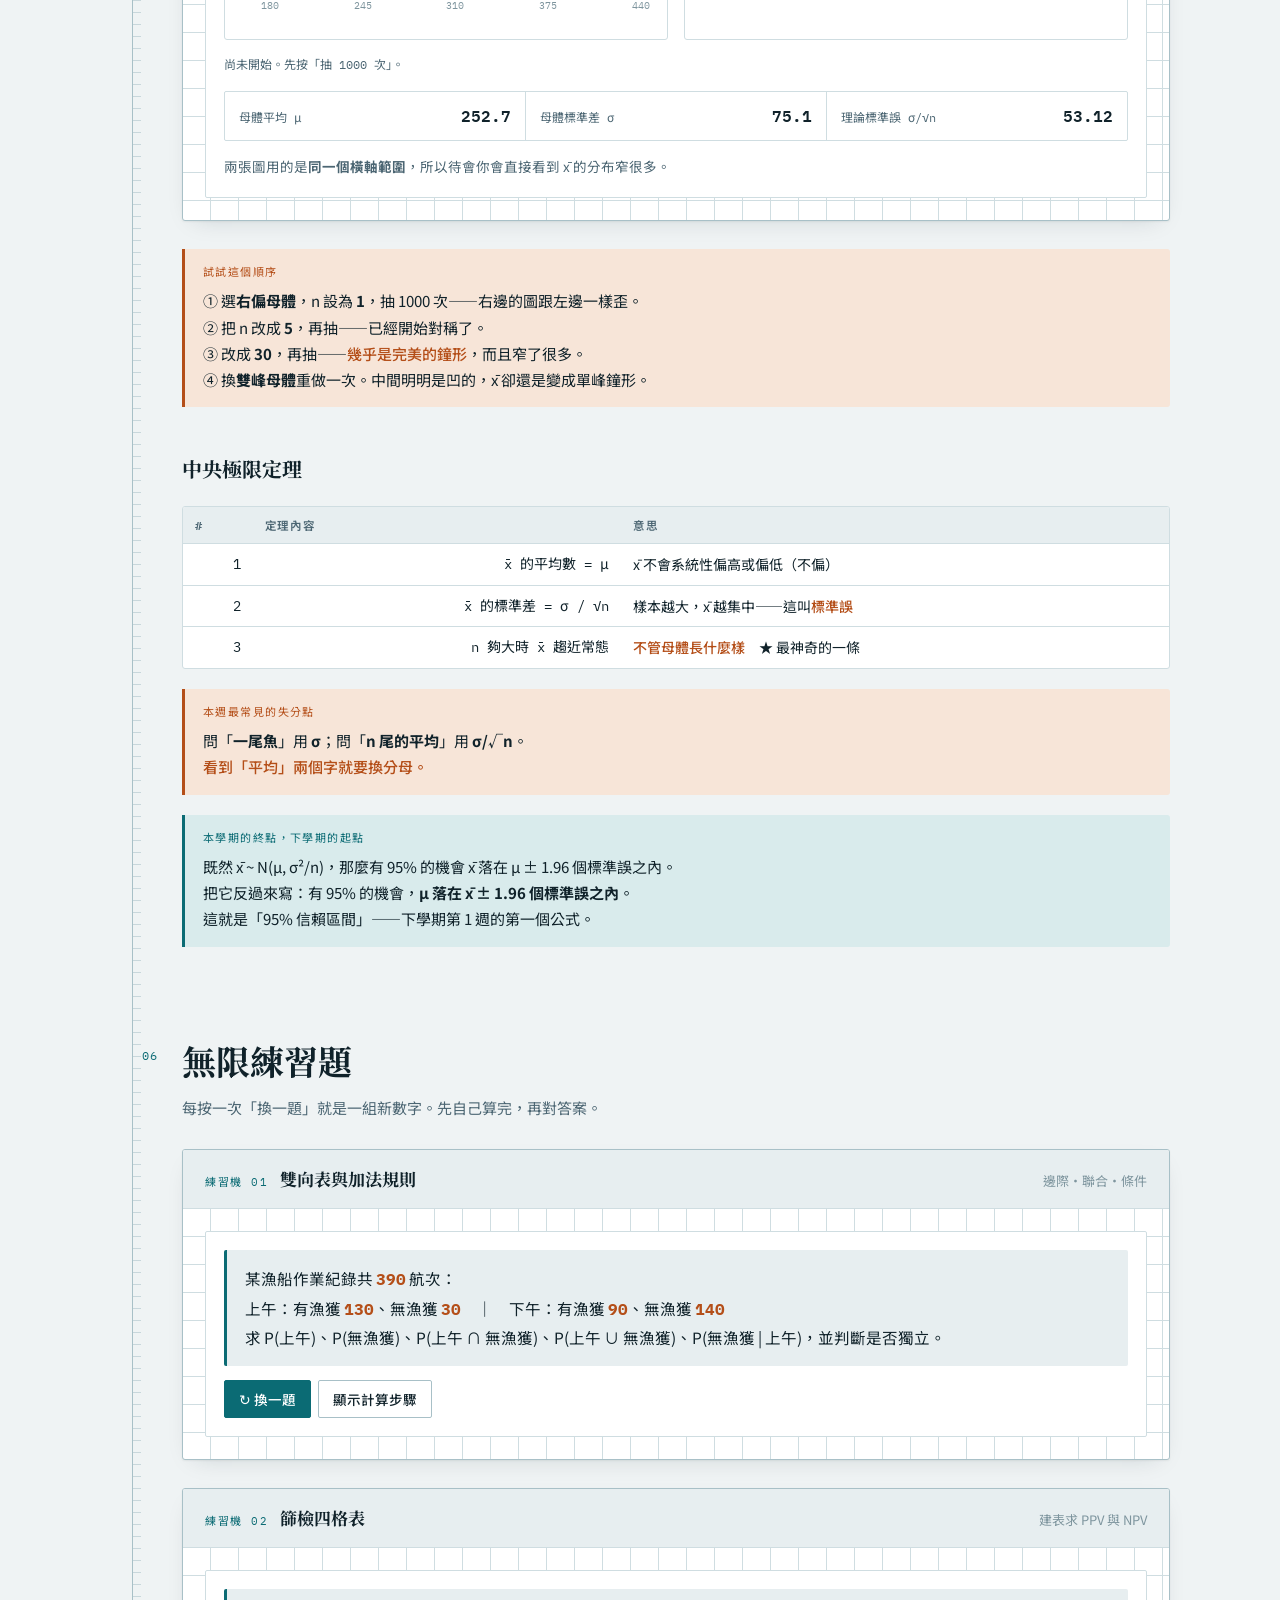
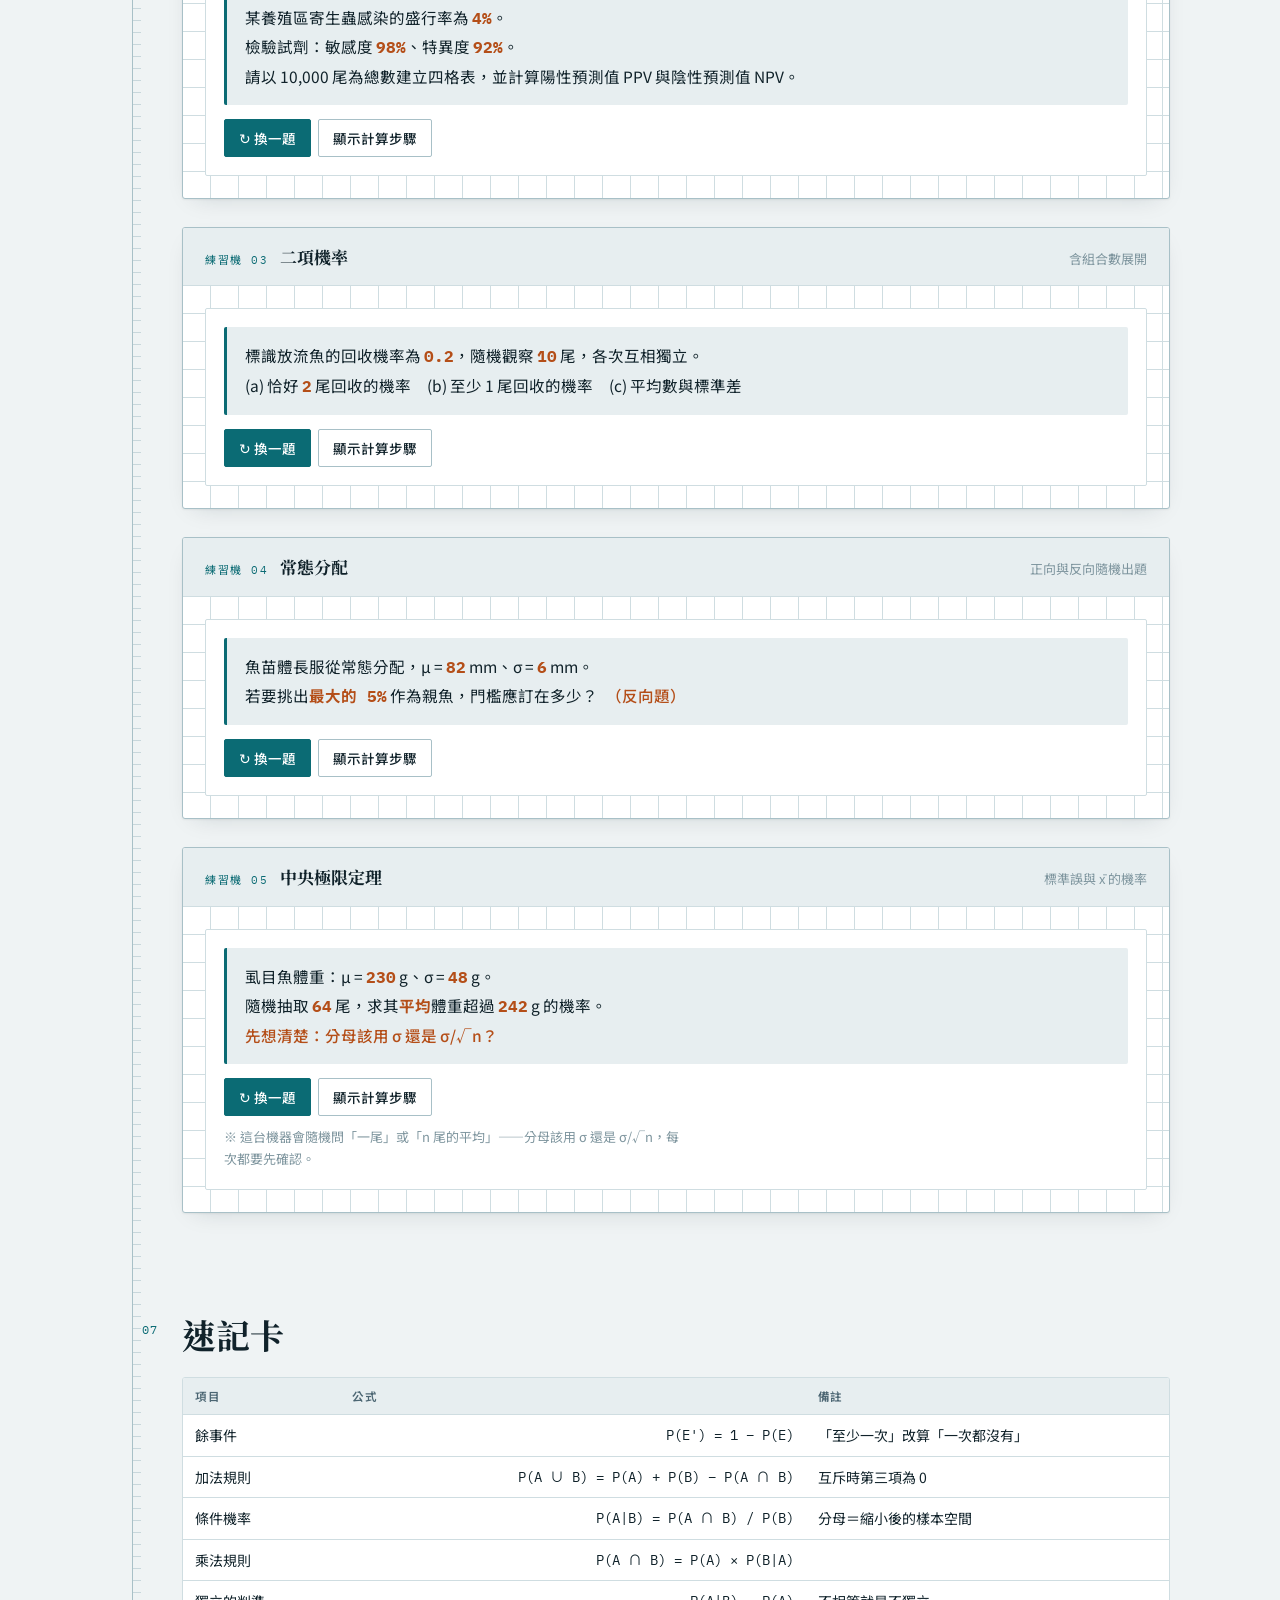
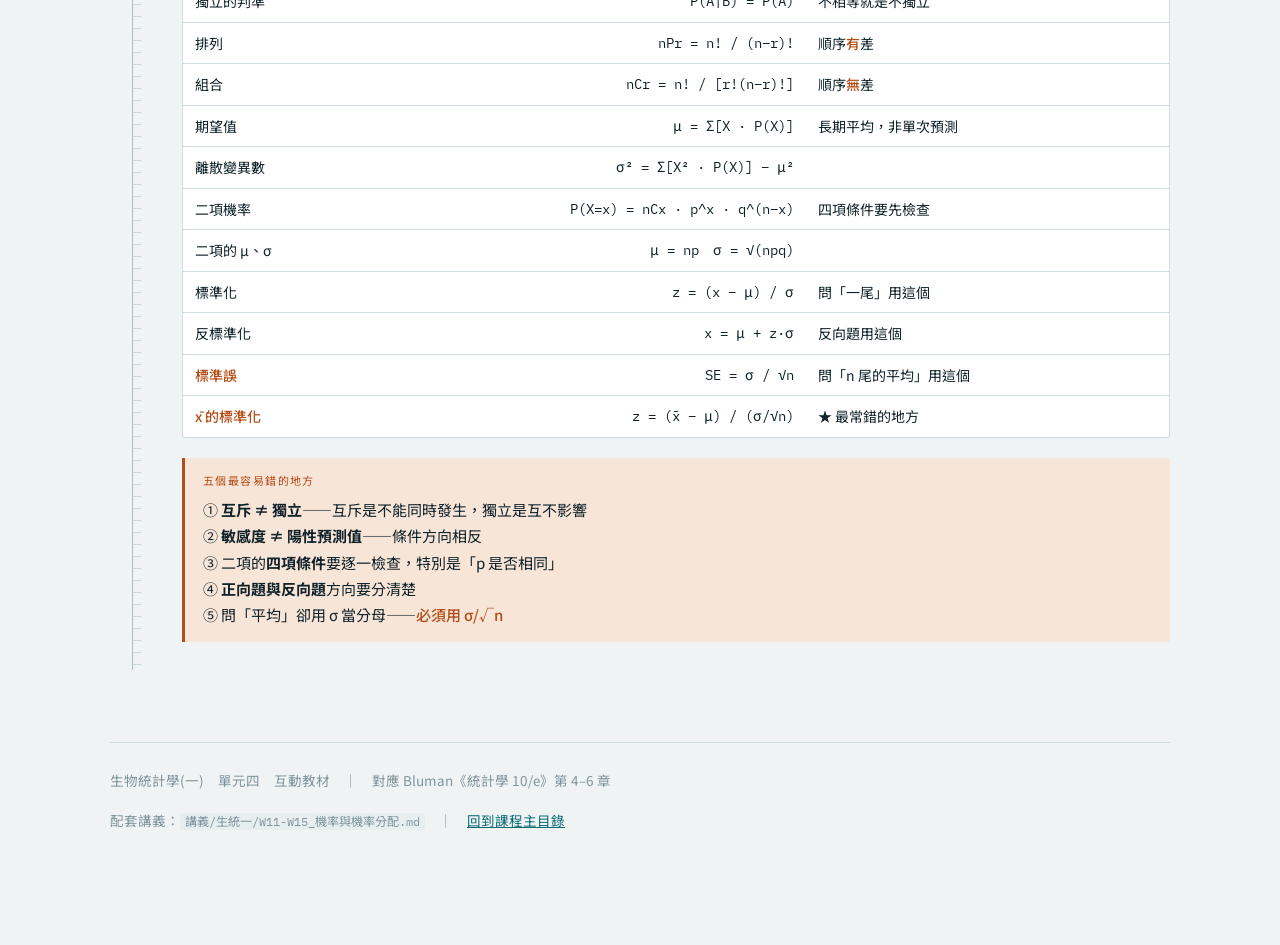
<file: lab03-probability/index.html>
<!DOCTYPE html>
<html lang="zh-Hant">
<head>
<meta charset="utf-8">
<meta name="viewport" content="width=device-width, initial-scale=1">
<title>陽性，然後呢｜生物統計學(一)</title>
<meta name="description" content="生物統計學(一) 第 11–15 週互動教材：雙向表機率、篩檢的陷阱、二項分配探索器、常態分配計算機與中央極限定理模擬器。">
<link rel="preconnect" href="https://fonts.googleapis.com">
<link rel="preconnect" href="https://fonts.gstatic.com" crossorigin>
<link rel="stylesheet" href="https://fonts.googleapis.com/css2?family=IBM+Plex+Mono:wght@400;500;600&family=Noto+Sans+TC:wght@400;500;700&family=Noto+Serif+TC:wght@600;700;900&display=swap">
<link rel="stylesheet" href="../assets/base.css">
<link rel="stylesheet" href="style.css">
</head>
<body>

<div class="wrap">

<header class="top">
  <p class="eyebrow"><span class="tick"></span>生物統計學(一)　單元四　第 11–15 週　｜　<a href="../" style="color:var(--accent);text-decoration:none">← 課程主目錄</a></p>
  <h1>陽性，然後呢</h1>
  <p class="lede">
    一個敏感度 90% 的快篩，驗出陽性——這尾魚真的有病嗎？
    大部分人會說「九成吧」。正確答案是 <strong>48.6%</strong>，連一半都不到。
    這一頁用滑桿讓你看著這個數字怎麼隨盛行率崩塌，最後再用一千次抽樣，
    親眼看歪掉的母體怎麼變成鐘形。
  </p>
  <div class="chips">
    <span class="chip">W11 機率與加法規則</span>
    <span class="chip">W12 條件機率</span>
    <span class="chip">W13 二項分配</span>
    <span class="chip">W14 常態分配</span>
    <span class="chip">W15 中央極限定理</span>
  </div>
</header>

<nav class="toc">
  <ul>
    <li><a href="#s1">01　雙向表機率</a></li>
    <li><a href="#s2">02　篩檢的陷阱</a></li>
    <li><a href="#s3">03　二項分配</a></li>
    <li><a href="#s4">04　常態分配</a></li>
    <li><a href="#s5">05　中央極限定理 ★</a></li>
    <li><a href="#s6">06　無限練習題</a></li>
    <li><a href="#s7">07　速記卡</a></li>
  </ul>
</nav>

<div class="rail">

<!-- ══════════ 01 ══════════ -->
<section id="s1">
  <div class="sec-head"><span class="sec-num">01</span>
    <h2>雙向表：本週所有計算的基礎</h2>
  </div>
  <p class="sub">
    機率題九成的難處不在公式，而在<strong>沒把表畫出來</strong>。
    只要四格填滿，邊際、聯合、條件機率全都是「用數的」。改下面的數字試試看。
  </p>

  <div class="lab">
    <div class="lab-head">
      <span class="tag">實驗 01</span>
      <span class="name">雙向表機率計算機</span>
      <span class="hint">改動任何一格，所有機率即時重算</span>
    </div>
    <div class="lab-body">
      <div class="lab-inner">
        <div class="btns" style="margin-bottom:12px">
          <button data-tw="gear" class="on">漁法 × 漁獲類型</button>
          <button data-tw="pond">池別 × 寄生蟲</button>
          <button data-tw="indep">獨立的例子</button>
        </div>

        <div class="twoway">
          <table>
            <thead><tr><th></th><th id="tw-c1">目標種為主</th><th id="tw-c2">混獲為主</th><th class="tot">合計</th></tr></thead>
            <tbody>
              <tr><th id="tw-r1">拖網</th>
                  <td><input type="number" id="tw-a" min="0" step="1"></td>
                  <td><input type="number" id="tw-b" min="0" step="1"></td>
                  <td class="tot" id="tw-r1t">—</td></tr>
              <tr><th id="tw-r2">刺網</th>
                  <td><input type="number" id="tw-c" min="0" step="1"></td>
                  <td><input type="number" id="tw-d" min="0" step="1"></td>
                  <td class="tot" id="tw-r2t">—</td></tr>
              <tr><th class="tot">合計</th>
                  <td class="tot" id="tw-c1t">—</td>
                  <td class="tot" id="tw-c2t">—</td>
                  <td class="tot" id="tw-n">—</td></tr>
            </tbody>
          </table>
        </div>

        <div class="plist" id="tw-out"></div>
        <p class="sub" id="tw-note" style="margin:4px 0 0;font-size:13.5px"></p>
      </div>
    </div>
  </div>

  <div class="cmp">
    <div>
      <h5>互斥 Mutually Exclusive</h5>
      <ul>
        <li><b>不可能</b>同時發生，P(A ∩ B) = 0</li>
        <li>加法規則簡化為 P(A) + P(B)</li>
        <li>例：同一網次是「拖網」或「刺網」</li>
      </ul>
    </div>
    <div>
      <h5>獨立 Independent</h5>
      <ul>
        <li>一個發生<b>不影響</b>另一個的機率</li>
        <li>判準：P(A|B) = P(A)</li>
        <li>例：兩次不同網次的漁獲結果</li>
      </ul>
    </div>
  </div>

  <div class="note warn">
    <span class="lbl">互斥 ≠ 獨立</span>
    <p>這是本單元最常搞混的一組。<br>
    互斥講的是「<strong>不能同時發生</strong>」；獨立講的是「<strong>互不影響</strong>」。<br>
    而且——<em>兩個機率都不為零的互斥事件，一定不獨立</em>。
    因為 A 一發生，B 就絕不可能發生，這是最強的相依。</p>
  </div>
</section>

<!-- ══════════ 02 ══════════ -->
<section id="s2">
  <div class="sec-head"><span class="sec-num">02</span>
    <h2>篩檢的陷阱</h2>
  </div>
  <p class="sub">
    敏感度是「<strong>有病驗得出來</strong>」的比例；陽性預測值是「<strong>驗出陽性真的有病</strong>」的比例。
    兩者條件方向相反，卻經常被當成同一件事——這是條件機率最經典的誤用。
  </p>

  <div class="lab">
    <div class="lab-head">
      <span class="tag">實驗 02</span>
      <span class="name">拉動盛行率，看 PPV 崩塌</span>
      <span class="hint">每個點代表 1 尾魚，共 1000 尾</span>
    </div>
    <div class="lab-body">
      <div class="lab-inner">
        <div class="ctrls">
          <div class="ctrl">
            <label>盛行率 Prevalence<b id="v-prev">5.0%</b></label>
            <input type="range" id="in-prev" min="0.5" max="50" step="0.5" value="5">
          </div>
          <div class="ctrl">
            <label>敏感度 Sensitivity<b id="v-sens">90%</b></label>
            <input type="range" id="in-sens" min="50" max="100" step="1" value="90">
          </div>
          <div class="ctrl">
            <label>特異度 Specificity<b id="v-spec">95%</b></label>
            <input type="range" id="in-spec" min="50" max="100" step="1" value="95">
          </div>
        </div>

        <div class="dotgrid" id="dotgrid"></div>
        <div class="dg-legend">
          <span><i class="dg-tp"></i>真陽性 TP（有病，驗出陽性）</span>
          <span><i class="dg-fp"></i>偽陽性 FP（沒病，卻驗出陽性）</span>
          <span><i class="dg-fn"></i>偽陰性 FN（有病，卻驗成陰性）</span>
          <span><i class="dg-tn"></i>真陰性 TN（沒病，驗成陰性）</span>
        </div>

        <div class="fourbox" id="fourbox"></div>
        <div class="plist" id="scr-out"></div>
        <p class="sub" id="scr-note" style="margin:6px 0 0;font-size:13.5px"></p>
      </div>
    </div>
  </div>

  <div class="note key">
    <span class="lbl">把盛行率拉到 1% 看看</span>
    <p>
      即使敏感度與特異度都維持在 90%／95%，
      <strong>陽性預測值會掉到 16% 左右</strong>——驗出陽性的個體裡，有八成其實是健康的。<br>
      原因很單純：<em>健康的實在太多了</em>。就算誤判率只有 5%，
      乘上龐大的健康族群，產生的偽陽性也會蓋過真陽性。
    </p>
  </div>

  <div class="note warn">
    <span class="lbl">實務對策</span>
    <p>對低盛行率的疾病做<strong>全面普篩</strong>，會製造大量偽陽性，造成不必要的撲殺與損失。<br>
    正確做法是<strong>先用流行病學資訊縮小範圍</strong>（只篩高風險池區），
    把受檢族群的盛行率提高，PPV 才會跟著上升；陽性個體也必須用更精確的第二階段檢驗複驗。</p>
  </div>
</section>

<!-- ══════════ 03 ══════════ -->
<section id="s3">
  <div class="sec-head"><span class="sec-num">03</span>
    <h2>二項分配探索器</h2>
  </div>
  <p class="sub">
    成功或失敗、存活或死亡、雌性或雄性——生物研究裡最常出現的就是這種「只有兩種結果」的情境。
    拉動 n 與 p，看整個分配的形狀怎麼變。
  </p>

  <div class="lab">
    <div class="lab-head">
      <span class="tag">實驗 03</span>
      <span class="name">n 與 p 怎麼決定形狀</span>
      <span class="hint">把 p 拉到 0.5 看看會發生什麼</span>
    </div>
    <div class="lab-body">
      <div class="lab-inner">
        <div class="ctrls">
          <div class="ctrl">
            <label>試驗次數 n<b id="v-n">20</b></label>
            <input type="range" id="in-n" min="5" max="60" step="1" value="20">
          </div>
          <div class="ctrl">
            <label>成功機率 p<b id="v-p">0.15</b></label>
            <input type="range" id="in-p" min="0.05" max="0.95" step="0.05" value="0.15">
          </div>
          <div class="ctrl">
            <label>標示 x =<b id="v-x">3</b></label>
            <input type="range" id="in-x" min="0" max="20" step="1" value="3">
          </div>
        </div>

        <div class="chart-wrap"><svg class="chart" id="binchart" viewBox="0 0 660 250" role="img" aria-label="二項分配"></svg></div>

        <div class="plist" id="bin-out"></div>
        <div class="binom-tbl" id="bin-tbl"></div>
        <p class="sub" id="bin-note" style="margin:4px 0 0;font-size:13.5px"></p>
      </div>
    </div>
  </div>

  <h3>二項實驗的四項條件</h3>
  <div class="tw">
    <table>
      <thead><tr><th>#</th><th>條件</th><th>英文</th><th>標識放流的對應</th></tr></thead>
      <tbody>
        <tr><td class="num">1</td><td>固定的試驗次數 n</td><td>Fixed number of trials</td><td>放流 20 尾，n = 20</td></tr>
        <tr><td class="num">2</td><td>每次只有兩種結果</td><td>Two outcomes</td><td>回收 / 未回收</td></tr>
        <tr><td class="num">3</td><td>每次成功機率 p <em>相同</em></td><td>Constant probability</td><td>每尾回收率都是 0.15</td></tr>
        <tr><td class="num">4</td><td>各次試驗<em>互相獨立</em></td><td>Independent trials</td><td>一尾被回收不影響其他尾</td></tr>
      </tbody>
    </table>
  </div>
  <div class="note">
    <span class="lbl">第 3、4 條最容易被違反</span>
    <p>例如「<strong>不放回抽樣</strong>」就違反第 3 條——抽走一個之後機率就變了，這時要改用<strong>超幾何分配</strong>。</p>
  </div>
</section>

<!-- ══════════ 04 ══════════ -->
<section id="s4">
  <div class="sec-head"><span class="sec-num">04</span>
    <h2>常態分配計算機</h2>
  </div>
  <p class="sub">
    第 8 週的經驗法則（68-95-99.7）其實就是常態分配的三個特例。
    這台機器讓你算<strong>任何</strong>區間——而且會把面積塗給你看。
  </p>

  <div class="lab">
    <div class="lab-head">
      <span class="tag">實驗 04</span>
      <span class="name">面積就是機率</span>
      <span class="hint">正向與反向都能練</span>
    </div>
    <div class="lab-body">
      <div class="lab-inner">
        <div class="ctrls">
          <div class="ctrl">
            <label>平均數 μ<b id="v-mu">250</b></label>
            <input type="range" id="in-mu" min="100" max="400" step="5" value="250">
          </div>
          <div class="ctrl">
            <label>標準差 σ<b id="v-sg">30</b></label>
            <input type="range" id="in-sg" min="5" max="80" step="1" value="30">
          </div>
          <div class="btns">
            <button data-nm="lt" class="on">P(X &lt; a)</button>
            <button data-nm="gt">P(X &gt; a)</button>
            <button data-nm="bt">P(a &lt; X &lt; b)</button>
          </div>
        </div>
        <div class="ctrls">
          <div class="ctrl">
            <label>切點 a<b id="v-a">280</b></label>
            <input type="range" id="in-a" min="100" max="400" step="1" value="280">
          </div>
          <div class="ctrl" id="wrap-b">
            <label>切點 b<b id="v-b">310</b></label>
            <input type="range" id="in-b" min="100" max="400" step="1" value="310">
          </div>
        </div>

        <div class="chart-wrap"><svg class="chart" id="normchart" viewBox="0 0 660 230" role="img" aria-label="常態分配曲線"></svg></div>

        <div class="plist" id="nm-out"></div>
        <p class="sub" id="nm-note" style="margin:4px 0 0;font-size:13.5px"></p>
      </div>
    </div>
  </div>

  <div class="lab">
    <div class="lab-head">
      <span class="tag">實驗 04b</span>
      <span class="name">Z 表格式轉換器</span>
      <span class="hint">課本用累積面積表，很多參考書與考古題用中間面積表</span>
    </div>
    <div class="lab-body">
      <div class="lab-inner">
        <div class="ctrls">
          <div class="ctrl">
            <label>z 值<b id="v-zt">1.80</b></label>
            <input type="range" id="in-zt" min="-3.49" max="3.49" step="0.01" value="1.80">
          </div>
          <div class="btns">
            <button data-zt="cum" class="on">累積面積表　P(Z &lt; z)</button>
            <button data-zt="mid">中間面積表　P(0 &lt; Z &lt; z)</button>
          </div>
        </div>

        <div class="chart-wrap"><svg class="chart" id="ztchart" viewBox="0 0 660 200" role="img" aria-label="標準常態曲線與查表面積"></svg></div>

        <div class="plist" id="zt-out"></div>

        <p class="sub" style="margin:12px 0 4px;font-size:13.5px">
          下面是真正的 Z 表長相。<b>列</b>找 z 的小數第一位，<b>欄</b>找第二位，交會的那一格就是答案。
        </p>
        <div class="ztable" id="zt-tbl"></div>
        <p class="sub" id="zt-note" style="margin:8px 0 0;font-size:13.5px"></p>
      </div>
    </div>
  </div>

  <div class="note warn">
    <span class="lbl">拿到 Z 表，先看表頭</span>
    <p>
      表頭寫「<strong>0 到 z</strong>」是<strong>中間面積表</strong>，最大值到 0.5；
      寫「<strong>z 以下</strong>」是<strong>累積面積表</strong>，最大值到 1.0。<br>
      換算：<em>累積面積 = 0.5 + 中間面積</em>（z &gt; 0 時）。<br>
      負值兩種表都靠對稱性：<em>P(Z &lt; −a) = P(Z &gt; a) = 1 − Φ(a)</em>。
    </p>
  </div>

  <div class="tw">
    <table>
      <thead><tr><th></th><th>正向題</th><th>反向題</th></tr></thead>
      <tbody>
        <tr><td>題目給你</td><td>一個<em>數值 x</em></td><td>一個<em>機率或百分比</em></td></tr>
        <tr><td>要你求</td><td>機率</td><td>數值 x（臨界值）</td></tr>
        <tr><td>步驟</td><td class="num">x → z → 查表 → 機率</td><td class="num">機率 → 反查表 → z → x</td></tr>
        <tr><td>公式</td><td class="num">z = (x − μ) / σ</td><td class="num">x = μ + z·σ</td></tr>
        <tr><td>典型問法</td><td>超過 280 g 的比例是多少</td><td>最重的 10% 門檻在哪</td></tr>
      </tbody>
    </table>
  </div>
  <div class="note">
    <span class="lbl">三個必背的臨界值</span>
    <p><strong>z = 1.28</strong>（尾端 10%）　<strong>z = 1.645</strong>（尾端 5%）　<strong>z = 1.96</strong>（尾端 2.5%）<br>
    後兩個下學期會天天用到——1.645 用於單尾檢定，1.96 用於 95% 信賴區間。</p>
  </div>
</section>

<!-- ══════════ 05 ══════════ -->
<section id="s5">
  <div class="sec-head"><span class="sec-num">05</span>
    <h2>中央極限定理模擬器　★</h2>
  </div>
  <p class="sub">
    這是全學期最值得動手玩的一個模擬。
    挑一個<strong>歪七扭八的母體</strong>，設定樣本數，按下按鈕抽一千次——
    然後看著樣本平均數的直方圖，自己變成鐘形。
  </p>

  <div class="lab">
    <div class="lab-head">
      <span class="tag">實驗 05</span>
      <span class="name">母體再怎麼歪，x̄ 還是會變鐘形</span>
      <span class="hint">先選母體，再選 n，然後按「抽 1000 次」</span>
    </div>
    <div class="lab-body">
      <div class="lab-inner">
        <div class="ctrls">
          <div class="btns">
            <button data-pop="skew" class="on">右偏母體</button>
            <button data-pop="bimodal">雙峰母體</button>
            <button data-pop="uniform">均勻母體</button>
            <button data-pop="normal">常態母體</button>
          </div>
          <div class="ctrl">
            <label>每次抽幾個 n<b id="v-cn">2</b></label>
            <input type="range" id="in-cn" min="1" max="50" step="1" value="2">
          </div>
          <div class="btns">
            <button class="primary" id="clt-run">▶ 抽 1000 次</button>
            <button class="ghost" id="clt-clear">清空</button>
          </div>
        </div>

        <div class="clt-grid">
          <div class="clt-panel">
            <h5>母體分配</h5>
            <p class="sub2">個別個體長什麼樣子——這是「歪的」那一個</p>
            <div class="chart-wrap"><svg class="chart" id="popchart" viewBox="0 0 400 200" style="min-width:280px" role="img" aria-label="母體分配"></svg></div>
          </div>
          <div class="clt-panel">
            <h5>x̄ 的抽樣分配</h5>
            <p class="sub2">每次抽 n 個算平均，把那些平均數畫成直方圖</p>
            <div class="chart-wrap"><svg class="chart" id="xbchart" viewBox="0 0 400 200" style="min-width:280px" role="img" aria-label="樣本平均數的抽樣分配"></svg></div>
          </div>
        </div>

        <p class="clt-run" id="clt-status">尚未開始。先按「抽 1000 次」。</p>
        <div class="plist" id="clt-out"></div>
        <p class="sub" id="clt-note" style="margin:6px 0 0;font-size:13.5px"></p>
      </div>
    </div>
  </div>

  <div class="note key">
    <span class="lbl">試試這個順序</span>
    <p>
      ① 選<strong>右偏母體</strong>，n 設為 <strong>1</strong>，抽 1000 次——右邊的圖跟左邊一樣歪。<br>
      ② 把 n 改成 <strong>5</strong>，再抽——已經開始對稱了。<br>
      ③ 改成 <strong>30</strong>，再抽——<em>幾乎是完美的鐘形</em>，而且窄了很多。<br>
      ④ 換<strong>雙峰母體</strong>重做一次。中間明明是凹的，x̄ 卻還是變成單峰鐘形。
    </p>
  </div>

  <h3>中央極限定理</h3>
  <div class="tw">
    <table>
      <thead><tr><th>#</th><th>定理內容</th><th>意思</th></tr></thead>
      <tbody>
        <tr><td class="num">1</td><td class="num">x̄ 的平均數 = μ</td><td>x̄ 不會系統性偏高或偏低（不偏）</td></tr>
        <tr><td class="num">2</td><td class="num">x̄ 的標準差 = σ / √n</td><td>樣本越大，x̄ 越集中——這叫<em>標準誤</em></td></tr>
        <tr><td class="num">3</td><td class="num">n 夠大時 x̄ 趨近常態</td><td><em>不管母體長什麼樣</em>　★ 最神奇的一條</td></tr>
      </tbody>
    </table>
  </div>

  <div class="note warn">
    <span class="lbl">本週最常見的失分點</span>
    <p>問「<strong>一尾魚</strong>」用 <strong>σ</strong>；問「<strong>n 尾的平均</strong>」用 <strong>σ/√n</strong>。<br>
    <em>看到「平均」兩個字就要換分母。</em></p>
  </div>

  <div class="note">
    <span class="lbl">本學期的終點，下學期的起點</span>
    <p>
      既然 x̄ ~ N(μ, σ²/n)，那麼有 95% 的機會 x̄ 落在 μ ± 1.96 個標準誤之內。<br>
      把它反過來寫：有 95% 的機會，<strong>μ 落在 x̄ ± 1.96 個標準誤之內</strong>。<br>
      這就是「95% 信賴區間」——下學期第 1 週的第一個公式。
    </p>
  </div>
</section>

<!-- ══════════ 06 ══════════ -->
<section id="s6">
  <div class="sec-head"><span class="sec-num">06</span>
    <h2>無限練習題</h2>
  </div>
  <p class="sub">每按一次「換一題」就是一組新數字。先自己算完，再對答案。</p>

  <div class="lab">
    <div class="lab-head"><span class="tag">練習機 01</span><span class="name">雙向表與加法規則</span><span class="hint">邊際・聯合・條件</span></div>
    <div class="lab-body"><div class="lab-inner">
      <p class="gen-q" id="g1-q"></p>
      <div class="btns"><button class="primary" data-gen="1">↻ 換一題</button><button data-sol="1">顯示計算步驟</button></div>
      <div class="gen-sol" id="g1-s"></div>
    </div></div>
  </div>

  <div class="lab">
    <div class="lab-head"><span class="tag">練習機 02</span><span class="name">篩檢四格表</span><span class="hint">建表求 PPV 與 NPV</span></div>
    <div class="lab-body"><div class="lab-inner">
      <p class="gen-q" id="g2-q"></p>
      <div class="btns"><button class="primary" data-gen="2">↻ 換一題</button><button data-sol="2">顯示計算步驟</button></div>
      <div class="gen-sol" id="g2-s"></div>
    </div></div>
  </div>

  <div class="lab">
    <div class="lab-head"><span class="tag">練習機 03</span><span class="name">二項機率</span><span class="hint">含組合數展開</span></div>
    <div class="lab-body"><div class="lab-inner">
      <p class="gen-q" id="g3-q"></p>
      <div class="btns"><button class="primary" data-gen="3">↻ 換一題</button><button data-sol="3">顯示計算步驟</button></div>
      <div class="gen-sol" id="g3-s"></div>
    </div></div>
  </div>

  <div class="lab">
    <div class="lab-head"><span class="tag">練習機 04</span><span class="name">常態分配</span><span class="hint">正向與反向隨機出題</span></div>
    <div class="lab-body"><div class="lab-inner">
      <p class="gen-q" id="g4-q"></p>
      <div class="btns"><button class="primary" data-gen="4">↻ 換一題</button><button data-sol="4">顯示計算步驟</button></div>
      <div class="gen-sol" id="g4-s"></div>
    </div></div>
  </div>

  <div class="lab">
    <div class="lab-head"><span class="tag">練習機 05</span><span class="name">中央極限定理</span><span class="hint">標準誤與 x̄ 的機率</span></div>
    <div class="lab-body"><div class="lab-inner">
      <p class="gen-q" id="g5-q"></p>
      <div class="btns"><button class="primary" data-gen="5">↻ 換一題</button><button data-sol="5">顯示計算步驟</button></div>
      <div class="gen-sol" id="g5-s"></div>
      <p class="gen-tip">※ 這台機器會隨機問「一尾」或「n 尾的平均」——分母該用 σ 還是 σ/√n，每次都要先確認。</p>
    </div></div>
  </div>
</section>

<!-- ══════════ 07 ══════════ -->
<section id="s7">
  <div class="sec-head"><span class="sec-num">07</span>
    <h2>速記卡</h2>
  </div>

  <div class="tw">
    <table>
      <thead><tr><th>項目</th><th>公式</th><th>備註</th></tr></thead>
      <tbody>
        <tr><td>餘事件</td><td class="num">P(E') = 1 − P(E)</td><td>「至少一次」改算「一次都沒有」</td></tr>
        <tr><td>加法規則</td><td class="num">P(A ∪ B) = P(A) + P(B) − P(A ∩ B)</td><td>互斥時第三項為 0</td></tr>
        <tr><td>條件機率</td><td class="num">P(A|B) = P(A ∩ B) / P(B)</td><td>分母＝縮小後的樣本空間</td></tr>
        <tr><td>乘法規則</td><td class="num">P(A ∩ B) = P(A) × P(B|A)</td><td></td></tr>
        <tr><td>獨立的判準</td><td class="num">P(A|B) = P(A)</td><td>不相等就是不獨立</td></tr>
        <tr><td>排列</td><td class="num">nPr = n! / (n−r)!</td><td>順序<em>有</em>差</td></tr>
        <tr><td>組合</td><td class="num">nCr = n! / [r!(n−r)!]</td><td>順序<em>無</em>差</td></tr>
        <tr><td>期望值</td><td class="num">μ = Σ[X · P(X)]</td><td>長期平均，非單次預測</td></tr>
        <tr><td>離散變異數</td><td class="num">σ² = Σ[X² · P(X)] − μ²</td><td></td></tr>
        <tr><td>二項機率</td><td class="num">P(X=x) = nCx · p^x · q^(n−x)</td><td>四項條件要先檢查</td></tr>
        <tr><td>二項的 μ、σ</td><td class="num">μ = np　σ = √(npq)</td><td></td></tr>
        <tr><td>標準化</td><td class="num">z = (x − μ) / σ</td><td>問「一尾」用這個</td></tr>
        <tr><td>反標準化</td><td class="num">x = μ + z·σ</td><td>反向題用這個</td></tr>
        <tr><td><em>標準誤</em></td><td class="num">SE = σ / √n</td><td>問「n 尾的平均」用這個</td></tr>
        <tr><td><em>x̄ 的標準化</em></td><td class="num">z = (x̄ − μ) / (σ/√n)</td><td>★ 最常錯的地方</td></tr>
      </tbody>
    </table>
  </div>

  <div class="note warn">
    <span class="lbl">五個最容易錯的地方</span>
    <p>
      ① <strong>互斥 ≠ 獨立</strong>——互斥是不能同時發生，獨立是互不影響<br>
      ② <strong>敏感度 ≠ 陽性預測值</strong>——條件方向相反<br>
      ③ 二項的<strong>四項條件</strong>要逐一檢查，特別是「p 是否相同」<br>
      ④ <strong>正向題與反向題</strong>方向要分清楚<br>
      ⑤ 問「平均」卻用 σ 當分母——<em>必須用 σ/√n</em>
    </p>
  </div>
</section>

</div><!-- /rail -->

<footer>
  <p>生物統計學(一)　單元四　互動教材　｜　對應 Bluman《統計學 10/e》第 4–6 章</p>
  <p>配套講義：<code>講義/生統一/W11-W15_機率與機率分配.md</code>　｜　<a href="../" style="color:var(--accent)">回到課程主目錄</a></p>
</footer>

</div>

<script src="script.js"></script>
</body>
</html>
</file>
<file: assets/base.css>
/* ══════════════════════════════════════════════════════════════
   生物統計學(一) 互動教材　共用設計系統
   所有 lab 共用：色彩 token、字體、版面元件
   改這個檔會同時影響全部 lab
   ══════════════════════════════════════════════════════════════ */

:root{
  --paper:#EFF3F4;
  --surface:#FFFFFF;
  --surface-2:#E7EEF0;
  --ink:#10222A;
  --ink-2:#4C6673;
  --ink-3:#7E959E;
  --rule:#CFDDE1;
  --rule-strong:#A8C0C7;
  --accent:#0B6B74;
  --accent-soft:#D9EBEC;
  --flag:#B44E18;
  --flag-soft:#F7E5D8;
  --good:#2A6E52;
  --good-soft:#DDEDE4;
  --bad:#A3352C;
  --bad-soft:#F6E0DD;
  --shadow:0 1px 2px rgba(16,34,42,.06), 0 8px 24px -12px rgba(16,34,42,.18);
  /* 三個堆疊都必須含中文備援，否則中文字會掉到系統預設 CJK 字體，
     與相鄰的拉丁字母／數字在字重和視覺大小上對不齊。            */
  --f-display:"Noto Serif TC","Songti TC","PMingLiU",serif;
  --f-body:"Noto Sans TC","PingFang TC","Microsoft JhengHei",
           -apple-system,"Helvetica Neue",sans-serif;
  --f-mono:"IBM Plex Mono","SFMono-Regular",Menlo,
           "Noto Sans TC","PingFang TC","Microsoft JhengHei",monospace;
  --u1:#0B6B74; --u2:#2E8F86; --u3:#5AA98C; --u4:#8FBE86;
}
@media (prefers-color-scheme: dark){
  :root:not([data-theme="light"]){
    --paper:#0A1418;
    --surface:#101E24;
    --surface-2:#16272E;
    --ink:#E2ECEF;
    --ink-2:#96AFB8;
    --ink-3:#6C858F;
    --rule:#1F343C;
    --rule-strong:#2F4A54;
    --accent:#52C2CC;
    --accent-soft:#14343A;
    --flag:#E89A5E;
    --flag-soft:#37281C;
    --good:#6FC49B;
    --good-soft:#142C22;
    --bad:#E28880;
    --bad-soft:#331D1A;
    --shadow:0 1px 2px rgba(0,0,0,.4), 0 10px 30px -14px rgba(0,0,0,.7);
    --u1:#3FAFBA; --u2:#4FC3A8; --u3:#77CE9A; --u4:#A9DC8E;
  }
}
:root[data-theme="dark"]{
  --paper:#0A1418;
  --surface:#101E24;
  --surface-2:#16272E;
  --ink:#E2ECEF;
  --ink-2:#96AFB8;
  --ink-3:#6C858F;
  --rule:#1F343C;
  --rule-strong:#2F4A54;
  --accent:#52C2CC;
  --accent-soft:#14343A;
  --flag:#E89A5E;
  --flag-soft:#37281C;
  --good:#6FC49B;
  --good-soft:#142C22;
  --bad:#E28880;
  --bad-soft:#331D1A;
  --shadow:0 1px 2px rgba(0,0,0,.4), 0 10px 30px -14px rgba(0,0,0,.7);
  --u1:#3FAFBA; --u2:#4FC3A8; --u3:#77CE9A; --u4:#A9DC8E;
}

*{box-sizing:border-box}
/* 等寬元素裡的中文改由 Noto Sans TC 承接，字重固定 500，
   避免與 IBM Plex Mono 的數字並排時看起來忽粗忽細 */
.eq,th,.chip,nav.toc a,.sl-tag,.sl-foot,.eyebrow,.ro .k,
.lab-head .tag,.step-n,.sl-wk,.sl-txt small,.strip-lbl,.pond-lbl{
  font-synthesis-weight:none;
}
body{
  margin:0;
  background:var(--paper);
  color:var(--ink);
  font-family:var(--f-body);
  font-size:16px;
  line-height:1.75;
  -webkit-font-smoothing:antialiased;
}
.wrap{max-width:1100px;margin:0 auto;padding:0 20px 96px}

/* ─── 刻度尺 rail motif ─────────────────────────── */
.rail{
  position:relative;
  padding-left:72px;          /* 留出刻度尺與區段編號的空間 */
}
.rail::before{
  content:"";
  position:absolute; left:22px; top:0; bottom:0; width:1px;
  background:var(--rule-strong);
}
.rail::after{
  content:"";
  position:absolute; left:22px; top:0; bottom:0; width:9px;
  background:repeating-linear-gradient(
    to bottom,
    var(--rule-strong) 0 1px,
    transparent 1px 12px
  );
  opacity:.55;
}
@media (max-width:760px){
  .rail{padding-left:0}
  .rail::before,.rail::after{display:none}
}

/* ─── header ────────────────────────────────────── */
header.top{
  padding:64px 0 40px;
  border-bottom:1px solid var(--rule);
  margin-bottom:8px;
}
.eyebrow{
  font-family:var(--f-mono);
  font-size:12px;
  letter-spacing:.16em;
  text-transform:uppercase;
  color:var(--accent);
  margin:0 0 18px;
  display:flex;align-items:center;gap:12px;flex-wrap:wrap;
}
.eyebrow .tick{
  display:inline-block;width:34px;height:9px;
  background:repeating-linear-gradient(to right,var(--accent) 0 1px,transparent 1px 6px);
  opacity:.7;
}
h1{
  font-family:var(--f-display);
  font-weight:900;
  font-size:clamp(34px,6.2vw,60px);
  line-height:1.14;
  letter-spacing:-.01em;
  margin:0 0 20px;
  text-wrap:balance;
}
.lede{
  font-size:clamp(16px,2vw,19px);
  color:var(--ink-2);
  max-width:62ch;
  margin:0 0 28px;
}
.chips{display:flex;gap:8px;flex-wrap:wrap}
.chip{
  font-family:var(--f-mono);
  font-size:12px;
  padding:5px 11px;
  border:1px solid var(--rule-strong);
  border-radius:2px;
  color:var(--ink-2);
  background:var(--surface);
}
.chip.off{opacity:.5;text-decoration:line-through}

/* ─── sticky nav ────────────────────────────────── */
nav.toc{
  position:sticky; top:0; z-index:50;
  background:var(--paper);
  background:color-mix(in srgb, var(--paper) 88%, transparent);
  backdrop-filter:blur(10px);
  border-bottom:1px solid var(--rule);
  margin:0 -20px 0;
  padding:0 20px;
}
nav.toc ul{
  list-style:none;margin:0;padding:0;
  display:flex;gap:2px;overflow-x:auto;
  max-width:1060px;margin:0 auto;
}
nav.toc a{
  display:block;
  font-family:var(--f-mono);
  font-size:12.5px;
  white-space:nowrap;
  padding:13px 13px;
  color:var(--ink-2);
  text-decoration:none;
  border-bottom:2px solid transparent;
}
nav.toc a:hover{color:var(--accent);border-bottom-color:var(--rule-strong)}
nav.toc a:focus-visible{outline:2px solid var(--accent);outline-offset:-2px}

/* ─── sections ──────────────────────────────────── */
section{padding:64px 0 8px;scroll-margin-top:56px}
.sec-num{
  position:absolute;
  left:-40px;                 /* 落在刻度尺與內容之間的留白 */
  font-family:var(--f-mono);
  font-size:11.5px;
  color:var(--accent);
  letter-spacing:.06em;
  padding-top:.62em;
  white-space:nowrap;
}
/* 窄螢幕沒有刻度尺留白，改成標題上方的小標 */
@media (max-width:760px){
  .sec-num{position:static;display:block;padding-top:0;margin-bottom:6px}
}
.sec-head{position:relative}
h2{
  font-family:var(--f-display);
  font-weight:700;
  font-size:clamp(25px,3.6vw,34px);
  line-height:1.3;
  margin:0 0 12px;
  text-wrap:balance;
}
h3{
  font-family:var(--f-display);
  font-weight:700;
  font-size:20px;
  margin:44px 0 12px;
  text-wrap:balance;
}
h4{
  font-family:var(--f-body);
  font-weight:700;
  font-size:15.5px;
  margin:28px 0 8px;
  color:var(--ink);
}
p{margin:0 0 16px;max-width:66ch}
.sub{color:var(--ink-2);font-size:15px;max-width:64ch}
strong{font-weight:700}
em{font-style:normal;color:var(--flag);font-weight:500}
code{
  font-family:var(--f-mono);font-size:.9em;
  background:var(--surface-2);padding:1px 5px;border-radius:2px;
}

/* ─── cards / panels ────────────────────────────── */
.card{
  background:var(--surface);
  border:1px solid var(--rule);
  border-radius:3px;
  padding:24px 26px;
  margin:24px 0;
  box-shadow:var(--shadow);
}
.lab{
  background:var(--surface);
  border:1px solid var(--rule-strong);
  border-radius:3px;
  margin:28px 0;
  overflow:hidden;
  box-shadow:var(--shadow);
}
.lab-head{
  display:flex;align-items:baseline;gap:12px;flex-wrap:wrap;
  padding:14px 22px;
  background:var(--surface-2);
  border-bottom:1px solid var(--rule);
}
.lab-head .tag{
  font-family:var(--f-mono);font-size:11px;letter-spacing:.14em;
  text-transform:uppercase;color:var(--accent);
}
.lab-head .name{font-family:var(--f-display);font-weight:700;font-size:17px}
.lab-head .hint{font-size:13px;color:var(--ink-3);margin-left:auto}
.lab-body{
  padding:22px;
  background-image:
    linear-gradient(var(--rule) 1px, transparent 1px),
    linear-gradient(90deg, var(--rule) 1px, transparent 1px);
  background-size:28px 28px;
  background-position:-1px -1px;
}
.lab-body>*{position:relative}
.lab-inner{background:var(--surface);border:1px solid var(--rule);border-radius:2px;padding:18px}

/* ─── note blocks ───────────────────────────────── */
.note{
  border-left:3px solid var(--accent);
  background:var(--accent-soft);
  padding:14px 18px;margin:20px 0;border-radius:0 3px 3px 0;
  font-size:15px;
}
.note.warn{border-left-color:var(--flag);background:var(--flag-soft)}
.note.key{border-left-color:var(--flag);background:var(--flag-soft)}
.note p:last-child{margin-bottom:0}
.note .lbl{
  font-family:var(--f-mono);font-size:11px;letter-spacing:.13em;
  text-transform:uppercase;display:block;margin-bottom:6px;
  color:var(--accent);
}
.note.warn .lbl,.note.key .lbl{color:var(--flag)}

/* ─── step cards (手把手) ───────────────────────── */
.steps{margin:24px 0;counter-reset:st}
.step{
  display:grid;grid-template-columns:44px 1fr;gap:16px;
  padding:16px 0;border-top:1px solid var(--rule);
}
.step:last-child{border-bottom:1px solid var(--rule)}
.step-n{
  font-family:var(--f-mono);font-size:12px;font-weight:600;
  color:var(--accent);padding-top:4px;letter-spacing:.04em;
}
.step-b h5{font-family:var(--f-body);font-size:15.5px;font-weight:700;margin:0 0 6px}
.step-b p{margin:0 0 8px;font-size:15px}
.step-b p:last-child{margin-bottom:0}

/* ─── math / formula ────────────────────────────── */
.eq{
  font-family:var(--f-mono);
  font-size:15px;
  background:var(--surface-2);
  border:1px solid var(--rule);
  border-radius:2px;
  padding:12px 16px;
  margin:12px 0;
  overflow-x:auto;
  white-space:nowrap;
  font-variant-numeric:tabular-nums;
}
.eq b{color:var(--flag);font-weight:600}

/* ─── tables ────────────────────────────────────── */
.tw{overflow-x:auto;margin:20px 0;border:1px solid var(--rule);border-radius:3px;background:var(--surface)}
table{border-collapse:collapse;width:100%;font-size:14px}
th,td{padding:8px 12px;text-align:left;border-bottom:1px solid var(--rule)}
th{
  background:var(--surface-2);
  font-family:var(--f-mono);font-size:11.5px;font-weight:600;
  letter-spacing:.06em;color:var(--ink-2);white-space:nowrap;
}
td.num,th.num{text-align:right;font-family:var(--f-mono);font-variant-numeric:tabular-nums}
tbody tr:last-child td{border-bottom:none}
tr.total td{background:var(--surface-2);font-weight:700}
tr.hi td{background:var(--accent-soft)}

/* ─── controls ──────────────────────────────────── */
.ctrls{display:flex;gap:20px;flex-wrap:wrap;align-items:flex-end;margin-bottom:18px}
.ctrl{display:flex;flex-direction:column;gap:5px;min-width:190px}
.ctrl label{
  font-family:var(--f-mono);font-size:11px;letter-spacing:.1em;
  text-transform:uppercase;color:var(--ink-2);
  display:flex;justify-content:space-between;gap:10px;
}
.ctrl label b{color:var(--flag);font-variant-numeric:tabular-nums}
input[type=range]{
  -webkit-appearance:none;appearance:none;width:100%;height:20px;background:transparent;cursor:pointer;
}
input[type=range]::-webkit-slider-runnable-track{height:3px;background:var(--rule-strong);border-radius:2px}
input[type=range]::-moz-range-track{height:3px;background:var(--rule-strong);border-radius:2px}
input[type=range]::-webkit-slider-thumb{
  -webkit-appearance:none;width:16px;height:16px;border-radius:50%;
  background:var(--accent);margin-top:-6.5px;border:2px solid var(--surface);
}
input[type=range]::-moz-range-thumb{
  width:14px;height:14px;border-radius:50%;background:var(--accent);border:2px solid var(--surface);
}
input[type=range]:focus-visible{outline:2px solid var(--accent);outline-offset:3px}

.btns{display:flex;gap:7px;flex-wrap:wrap}
button{
  font-family:var(--f-body);font-size:13.5px;font-weight:500;
  padding:8px 14px;border-radius:2px;cursor:pointer;
  border:1px solid var(--rule-strong);
  background:var(--surface);color:var(--ink);
  transition:background .12s,border-color .12s,color .12s;
}
button:hover{border-color:var(--accent);color:var(--accent)}
button:focus-visible{outline:2px solid var(--accent);outline-offset:2px}
button.on{background:var(--accent);border-color:var(--accent);color:var(--surface)}
button.primary{background:var(--accent);border-color:var(--accent);color:var(--surface)}
button.primary:hover{opacity:.88;color:var(--surface)}
button.ghost{background:transparent}

/* ─── readouts ──────────────────────────────────── */
.readout{
  display:grid;gap:1px;background:var(--rule);
  border:1px solid var(--rule);border-radius:2px;overflow:hidden;
  grid-template-columns:repeat(auto-fit,minmax(120px,1fr));
  margin:16px 0;
}
.ro{background:var(--surface);padding:11px 14px}
.ro .k{
  font-family:var(--f-mono);font-size:10.5px;letter-spacing:.1em;
  text-transform:uppercase;color:var(--ink-3);display:block;margin-bottom:3px;
}
.ro .v{
  font-family:var(--f-mono);font-size:19px;font-weight:600;
  font-variant-numeric:tabular-nums;color:var(--ink);
}
.ro .v.acc{color:var(--accent)}
.ro .v.flag{color:var(--flag)}
.ro .u{font-size:12px;color:var(--ink-3);font-weight:400}

/* ─── quiz ──────────────────────────────────────── */
.q{border-top:1px solid var(--rule);padding:14px 0}
.q:first-of-type{border-top:none}
.q-txt{font-size:15px;margin-bottom:9px}
.q-txt .idx{font-family:var(--f-mono);font-size:12px;color:var(--ink-3);margin-right:8px}
.opts{display:flex;gap:6px;flex-wrap:wrap}
.opts button{font-size:13px;padding:6px 12px}
.opts button.correct{background:var(--good-soft);border-color:var(--good);color:var(--good);font-weight:700}
.opts button.wrong{background:var(--bad-soft);border-color:var(--bad);color:var(--bad);text-decoration:line-through}
.opts button:disabled{cursor:default}
.why{
  font-size:13.5px;color:var(--ink-2);margin-top:9px;
  padding:9px 13px;background:var(--surface-2);border-radius:2px;
  border-left:2px solid var(--accent);display:none;
}
.why.show{display:block}
.score{
  font-family:var(--f-mono);font-size:13px;color:var(--ink-2);
  padding:10px 0 0;border-top:1px solid var(--rule);margin-top:14px;
  display:flex;justify-content:space-between;align-items:center;gap:12px;flex-wrap:wrap;
}
.score b{color:var(--flag);font-size:16px}

/* ─── two-col compare ───────────────────────────── */
.cmp{display:grid;grid-template-columns:1fr 1fr;gap:16px;margin:20px 0}
@media (max-width:700px){.cmp{grid-template-columns:1fr}}
.cmp>div{border:1px solid var(--rule);border-radius:3px;padding:16px 18px;background:var(--surface)}
.cmp h5{font-family:var(--f-display);font-size:16px;font-weight:700;margin:0 0 8px}
.cmp ul{margin:0;padding-left:18px;font-size:14.5px;color:var(--ink-2)}
.cmp li{margin-bottom:5px}

/* ─── 練習題產生器 ─────────────────────────────── */
.gen-q{
  font-size:15.5px;line-height:1.85;margin:0 0 14px;max-width:none;
  padding:14px 18px;background:var(--surface-2);border-radius:2px;
  border-left:3px solid var(--accent);
}
.gen-q b{color:var(--flag);font-family:var(--f-mono);font-variant-numeric:tabular-nums}
.gen-sol{display:none;margin-top:16px;padding-top:4px;border-top:1px solid var(--rule)}
.gen-sol.show{display:block}
.gen-sol .steps{margin:8px 0 0}
.gen-tip{font-size:13px;color:var(--ink-3);margin:10px 0 0}

footer{
  margin-top:72px;padding-top:26px;border-top:1px solid var(--rule);
  font-size:13.5px;color:var(--ink-3);
}
footer p{max-width:none}

@media (prefers-reduced-motion:reduce){
  *{transition:none !important;animation:none !important}
}
</file>
<file: lab01-data-and-sampling/style.css>
/* lab01 專屬元件：抽樣模擬器、統計圖、莖葉圖、尺度階梯、開場投影片 */

/* ─── pond grid (sampling sim) ──────────────────── */
.ponds{display:flex;flex-direction:column;gap:4px;margin:14px 0}
.pond{display:flex;align-items:center;gap:8px}
.pond-lbl{
  font-family:var(--f-mono);font-size:10.5px;color:var(--ink-3);
  width:52px;flex:none;text-align:right;
}
.pond-cells{display:grid;grid-template-columns:repeat(20,1fr);gap:3px;flex:1}
.fish{
  aspect-ratio:1;border-radius:1px;
  background:var(--rule);
  transition:background .15s, transform .15s;
}
.fish.sel{background:var(--flag);transform:scale(1.35);border-radius:2px}
.pond.dim .fish{opacity:.3}
.pond.dim .fish.sel{opacity:1}
.legend{
  display:flex;gap:16px;flex-wrap:wrap;
  font-family:var(--f-mono);font-size:11px;color:var(--ink-3);margin-top:10px;
}
.legend i{display:inline-block;width:9px;height:9px;border-radius:1px;margin-right:5px;vertical-align:-1px}


/* ─── strip plot for repeated sampling ──────────── */
.strip{margin-top:16px}
.strip-row{display:flex;align-items:center;gap:10px;margin-bottom:7px}
.strip-lbl{font-family:var(--f-mono);font-size:11px;color:var(--ink-2);width:64px;flex:none}
.strip-track{
  position:relative;flex:1;height:26px;
  background:var(--surface-2);border:1px solid var(--rule);border-radius:2px;
}
.strip-track .truth{
  position:absolute;top:-3px;bottom:-3px;width:2px;background:var(--accent);
}
.strip-track .dot{
  position:absolute;top:50%;width:5px;height:5px;margin:-2.5px 0 0 -2.5px;
  border-radius:50%;background:var(--flag);opacity:.42;
}
.strip-scale{
  display:flex;justify-content:space-between;
  font-family:var(--f-mono);font-size:10px;color:var(--ink-3);
  margin-left:74px;padding-top:2px;
}


/* ─── chart ─────────────────────────────────────── */
.chart-wrap{overflow-x:auto}
svg.chart{display:block;width:100%;height:auto;min-width:480px}
svg.chart text{font-family:var(--f-mono);font-size:10px;fill:var(--ink-3)}
svg.chart .axis{stroke:var(--rule-strong);stroke-width:1}
svg.chart .grid{stroke:var(--rule);stroke-width:1}
svg.chart .bar{fill:var(--accent);opacity:.82}
svg.chart .bar:hover{opacity:1}
svg.chart .poly{fill:none;stroke:var(--flag);stroke-width:2;stroke-linejoin:round}
svg.chart .pt{fill:var(--flag)}
svg.chart .lbl{fill:var(--ink-2);font-size:10px}


/* ─── misleading chart demo ─────────────────────── */
.mis{display:grid;grid-template-columns:1fr 1fr;gap:20px}
@media (max-width:700px){.mis{grid-template-columns:1fr}}
.mis-panel{border:1px solid var(--rule);border-radius:2px;padding:14px;background:var(--surface)}
.mis-panel h5{
  font-family:var(--f-mono);font-size:11px;letter-spacing:.1em;text-transform:uppercase;
  margin:0 0 10px;color:var(--ink-2);
}
.mis-bars{display:flex;align-items:flex-end;gap:10px;height:160px;border-bottom:1px solid var(--rule-strong);padding-bottom:0}
.mis-bar{flex:1;background:var(--accent);opacity:.85;border-radius:1px 1px 0 0;min-height:1px}
.mis-bar.warnc{background:var(--flag)}
.mis-x{display:flex;gap:10px;margin-top:5px}
.mis-x span{flex:1;text-align:center;font-family:var(--f-mono);font-size:10.5px;color:var(--ink-3)}


/* ─── stem plot ─────────────────────────────────── */
pre.stem{
  font-family:var(--f-mono);font-size:13px;line-height:1.55;
  background:var(--surface);border:1px solid var(--rule);border-radius:2px;
  padding:16px 18px;overflow-x:auto;margin:16px 0;color:var(--ink);
}


/* ─── scale ladder ──────────────────────────────── */
.ladder{display:flex;flex-direction:column-reverse;gap:0;margin:22px 0}
.rung{
  display:grid;grid-template-columns:96px 1fr;gap:16px;
  padding:14px 16px;border:1px solid var(--rule);border-bottom:none;background:var(--surface);
}
.ladder .rung:first-child{border-bottom:1px solid var(--rule);border-radius:0 0 3px 3px}
.ladder .rung:last-child{border-radius:3px 3px 0 0}
.rung-name{font-family:var(--f-display);font-weight:700;font-size:16px}
.rung-name small{display:block;font-family:var(--f-mono);font-size:10.5px;font-weight:400;color:var(--ink-3);letter-spacing:.06em}
.rung-txt{font-size:14.5px;color:var(--ink-2)}
.rung-txt b{color:var(--ink)}
.rung:nth-child(1){border-left:3px solid var(--rule-strong)}
.rung:nth-child(2){border-left:3px solid var(--ink-3)}
.rung:nth-child(3){border-left:3px solid var(--accent)}
.rung:nth-child(4){border-left:3px solid var(--flag)}


/* ─── 開場投影片 ─────────────────────────────────
   以 1280×720 為設計稿，改用容器查詢單位 (1cqw = 12.8px) 自動縮放，
   不需 JavaScript，因此任何情況下都不會停在未縮放狀態。
   不支援 cqw 的瀏覽器會保留前面宣告的 px 值，仍可閱讀。          */
.slide-frame{
  position:relative;width:100%;aspect-ratio:16/9;
  container-type:inline-size;
  border:1px solid var(--rule-strong);border-radius:3px;
  background:var(--surface);overflow:hidden;box-shadow:var(--shadow);
}
/* 放大播放：鎖 16:9 置中，用超大 box-shadow 當背景幕 */
.slide-frame.zoom,
.slide-frame:fullscreen{
  position:fixed;inset:0;margin:auto;
  width:min(100vw, 177.78vh);
  height:min(56.25vw, 100vh);
  aspect-ratio:auto;border:none;border-radius:0;z-index:999;
  box-shadow:0 0 0 100vmax var(--paper);
}
.slide-stage{
  width:100%;height:100%;
  padding:34px 42px 26px;
  padding:2.66cqw 3.28cqw 2.03cqw;
  display:flex;flex-direction:column;background:var(--surface);color:var(--ink);
}
.sl-head{
  display:flex;align-items:flex-end;
  gap:16px;gap:1.25cqw;
  padding-bottom:14px;padding-bottom:1.09cqw;
  border-bottom:2px solid var(--accent);
}
.sl-head h3{
  font-family:var(--f-display);font-weight:900;
  font-size:34px;font-size:2.66cqw;
  margin:0;line-height:1.1;letter-spacing:-.01em;
}
.sl-head .sl-sub{
  font-family:var(--f-mono);font-size:13px;font-size:1.02cqw;
  color:var(--ink-2);letter-spacing:.04em;padding-bottom:.3cqw;
}
.sl-head .sl-meta{
  margin-left:auto;text-align:right;font-family:var(--f-mono);
  font-size:12px;font-size:.94cqw;color:var(--ink-3);line-height:1.6;
}
.sl-cols{
  display:grid;grid-template-columns:1fr 1fr;
  gap:0 26px;gap:0 2.03cqw;
  flex:1;padding-top:12px;padding-top:.94cqw;
}
.sl-row{
  display:grid;
  grid-template-columns:40px 5px 1fr 62px;
  grid-template-columns:3.13cqw .39cqw 1fr 4.84cqw;
  gap:9px;gap:.7cqw;
  align-items:center;
  padding:5px 0;padding:.39cqw 0;
  border-bottom:1px solid var(--rule);
}
.sl-row:last-child{border-bottom:none}
.sl-wk{
  font-family:var(--f-mono);font-size:14px;font-size:1.09cqw;
  font-weight:600;color:var(--ink-2);font-variant-numeric:tabular-nums;
}
.sl-bar{width:100%;height:26px;height:2.03cqw;border-radius:1px;background:var(--rule-strong)}
.sl-bar.u1{background:var(--u1)}.sl-bar.u2{background:var(--u2)}
.sl-bar.u3{background:var(--u3)}.sl-bar.u4{background:var(--u4)}
.sl-bar.ex{background:var(--flag)}
.sl-txt{font-size:15px;font-size:1.17cqw;line-height:1.35}
.sl-txt b{font-weight:700}
.sl-txt small{
  display:block;font-family:var(--f-mono);
  font-size:10.5px;font-size:.82cqw;color:var(--ink-3);letter-spacing:.03em;
}
.sl-tag{
  font-family:var(--f-mono);font-size:10.5px;font-size:.82cqw;
  text-align:center;padding:3px 0;padding:.23cqw 0;
  border-radius:2px;letter-spacing:.06em;
}
.sl-tag.go{background:var(--accent-soft);color:var(--accent)}
.sl-tag.off{background:var(--surface-2);color:var(--ink-3)}
.sl-tag.ex{background:var(--flag-soft);color:var(--flag);font-weight:700}
.sl-row.dim .sl-txt{color:var(--ink-3)}
.sl-foot{
  display:flex;align-items:center;flex-wrap:wrap;
  gap:20px;gap:1.56cqw;
  padding-top:12px;padding-top:.94cqw;
  margin-top:.4cqw;border-top:1px solid var(--rule);
  font-family:var(--f-mono);font-size:11.5px;font-size:.9cqw;color:var(--ink-2);
}
.sl-foot .k{color:var(--ink-3)}
.sl-foot b{color:var(--flag)}
.sl-legend{display:flex;gap:13px;gap:1.02cqw;align-items:center}
.sl-legend i{
  display:inline-block;width:9px;height:9px;
  width:.7cqw;height:.7cqw;
  border-radius:1px;margin-right:.4cqw;vertical-align:-1px;
}
.slide-tools{display:flex;gap:7px;flex-wrap:wrap;margin-top:12px;align-items:center}
.slide-tools .esc{font-family:var(--f-mono);font-size:11.5px;color:var(--ink-3)}

/* 窄螢幕：投影片放棄 16:9，改成可讀的單欄清單 */
@media (max-width:760px){
  .slide-frame{aspect-ratio:auto;height:auto;overflow:visible}
  .slide-frame.zoom,.slide-frame:fullscreen{
    position:static;width:auto;height:auto;margin:0;box-shadow:var(--shadow);
    border:1px solid var(--rule-strong);z-index:auto;
  }
  .slide-stage{padding:18px 16px 14px;height:auto}
  .sl-head{flex-wrap:wrap;gap:6px}
  .sl-head h3{font-size:21px}
  .sl-head .sl-sub{font-size:12px}
  .sl-head .sl-meta{margin-left:0;text-align:left;font-size:11px;flex-basis:100%}
  .sl-cols{grid-template-columns:1fr;gap:0;padding-top:8px}
  .sl-row{grid-template-columns:34px 4px 1fr 48px;gap:8px;padding:7px 0}
  .sl-wk{font-size:12px}
  .sl-bar{height:24px}
  .sl-txt{font-size:14px}
  .sl-txt small{font-size:10px}
  .sl-tag{font-size:10px;padding:3px 0}
  .sl-foot{font-size:11px;gap:10px;padding-top:12px;flex-direction:column;align-items:flex-start}
  .sl-legend{flex-wrap:wrap;gap:8px}
  .sl-legend i{width:9px;height:9px;margin-right:4px}
  #slide-zoom{display:none}
}

@media print{
  body>*{display:none !important}
  body>.wrap{display:block !important}
  .wrap>*{display:none !important}
  .wrap>.rail{display:block !important}
  .rail>*{display:none !important}
  .rail #s1{display:block !important}
  #s1>*{display:none !important}
  #s1 .slide-block{display:block !important}
  .slide-block>*{display:none !important}
  .slide-block>.slide-frame{display:block !important}
  .slide-frame{border:none;box-shadow:none;page-break-inside:avoid}
}


/* ─── 統計圖座標清單 ─────────────────────────────── */
.ptlist{border:1px solid var(--rule);border-radius:3px;background:var(--surface-2);padding:11px 13px}
.ptlist .pt-head{
  font-family:var(--f-mono);font-size:11px;letter-spacing:.08em;text-transform:uppercase;
  color:var(--ink-3);margin-bottom:8px;
}
.ptlist .pt-row{display:flex;flex-wrap:wrap;gap:6px}
.ptlist code{
  font-family:var(--f-mono);font-size:12.5px;font-variant-numeric:tabular-nums;
  background:var(--surface);color:var(--ink);
  border:1px solid var(--rule);border-radius:2px;padding:3px 7px;
}
.ptlist code.hl{background:var(--flag-soft);border-color:var(--flag);color:var(--flag);font-weight:600}
.ptlist .pt-tip{margin:9px 0 0;font-size:12.5px;color:var(--ink-2);line-height:1.6}

/* ─── 亂數表 ─────────────────────────────────────── */
.rtable{overflow-x:auto}
.rtable table{border-collapse:collapse;min-width:460px}
.rtable td{
  font-family:var(--f-mono);font-size:12.5px;font-variant-numeric:tabular-nums;
  padding:3px 9px;color:var(--ink-3);text-align:center;
}
.rtable td.col{background:var(--accent-soft);color:var(--accent)}
.rtable td.used{background:var(--accent);color:#fff;font-weight:700}
.rtable td.skip{background:var(--rule);color:var(--ink-3);text-decoration:line-through}
.rtable td.hit{background:var(--flag);color:#fff;font-weight:700}
</file>
<file: lab02-descriptive/style.css>
/* lab02 專屬元件：可拖曳數線、離差圖、箱型圖、經驗法則帶狀圖 */

/* ─── 通用 SVG 圖表 ───────────────────────────────── */
.chart-wrap{overflow-x:auto}
svg.chart{display:block;width:100%;height:auto;min-width:460px;touch-action:none}
svg.chart text{font-family:var(--f-mono);font-size:10px;fill:var(--ink-3)}
svg.chart .axis{stroke:var(--rule-strong);stroke-width:1}
svg.chart .grid{stroke:var(--rule);stroke-width:1}
svg.chart .lbl{fill:var(--ink-2);font-size:10.5px}

/* ─── 可拖曳數線 ─────────────────────────────────── */
svg.chart .dot{
  fill:var(--accent);stroke:var(--surface);stroke-width:2;
  cursor:grab;transition:r .12s;
}
svg.chart .dot:hover{r:9}
svg.chart .dot.dragging{cursor:grabbing;fill:var(--flag)}
svg.chart .dot.out{fill:var(--flag)}
svg.chart .mark-mean{stroke:var(--flag);stroke-width:2.5}
svg.chart .mark-med{stroke:var(--accent);stroke-width:2.5;stroke-dasharray:5 3}
svg.chart .mark-lbl{font-size:11px;font-weight:600}

.drag-hint{
  display:flex;align-items:center;gap:8px;
  font-family:var(--f-mono);font-size:11.5px;color:var(--ink-3);
  margin-top:8px;
}
.drag-hint b{color:var(--flag)}

/* ─── 統計量比較列 ───────────────────────────────── */
.statrow{
  display:grid;gap:1px;background:var(--rule);
  border:1px solid var(--rule);border-radius:2px;overflow:hidden;
  grid-template-columns:repeat(auto-fit,minmax(126px,1fr));margin:14px 0;
}
.statrow .s{background:var(--surface);padding:11px 14px}
.statrow .s .k{
  font-family:var(--f-mono);font-size:10.5px;letter-spacing:.09em;
  text-transform:uppercase;color:var(--ink-3);display:block;margin-bottom:3px;
}
.statrow .s .v{
  font-family:var(--f-mono);font-size:19px;font-weight:600;
  font-variant-numeric:tabular-nums;color:var(--ink);
}
.statrow .s .v.acc{color:var(--accent)}
.statrow .s .v.flag{color:var(--flag)}
.statrow .s .d{
  font-family:var(--f-mono);font-size:10.5px;margin-top:2px;display:block;color:var(--ink-3);
}
.statrow .s .d.up{color:var(--flag)}
.statrow .s.hi{background:var(--flag-soft)}

/* ─── 離差圖 ─────────────────────────────────────── */
svg.chart .dev{stroke:var(--flag);stroke-width:1.5;opacity:.65}
svg.chart .dev.neg{stroke:var(--accent)}
svg.chart .meanline{stroke:var(--ink-2);stroke-width:1.5;stroke-dasharray:4 3}
svg.chart .band1{fill:var(--accent);opacity:.14}
svg.chart .band2{fill:var(--accent);opacity:.09}
svg.chart .band3{fill:var(--accent);opacity:.05}

/* ─── 箱型圖 ─────────────────────────────────────── */
svg.chart .box{fill:var(--accent-soft);stroke:var(--accent);stroke-width:1.5}
svg.chart .whisk{stroke:var(--accent);stroke-width:1.5}
svg.chart .medline{stroke:var(--flag);stroke-width:2.5}
svg.chart .fence{stroke:var(--rule-strong);stroke-width:1;stroke-dasharray:3 3}
svg.chart .outlier{fill:none;stroke:var(--flag);stroke-width:2}

/* ─── 五數綜合表 ─────────────────────────────────── */
.five{display:flex;gap:1px;background:var(--rule);border:1px solid var(--rule);
  border-radius:2px;overflow:hidden;margin:14px 0;flex-wrap:wrap}
.five div{background:var(--surface);padding:10px 12px;flex:1;min-width:96px;text-align:center}
.five .k{font-family:var(--f-mono);font-size:10px;color:var(--ink-3);display:block;margin-bottom:3px}
.five .v{font-family:var(--f-mono);font-size:16px;font-weight:600;font-variant-numeric:tabular-nums}

/* ─── 資料輸入框 ─────────────────────────────────── */
textarea.data{
  width:100%;min-height:76px;resize:vertical;
  font-family:var(--f-mono);font-size:13px;line-height:1.7;
  background:var(--surface-2);color:var(--ink);
  border:1px solid var(--rule-strong);border-radius:2px;padding:10px 12px;
}
textarea.data:focus{outline:2px solid var(--accent);outline-offset:1px;border-color:var(--accent)}
.data-err{font-size:12.5px;color:var(--bad);margin-top:6px;min-height:1.2em}

/* ─── 並列箱型圖圖例 ─────────────────────────────── */
.bp-legend{display:flex;gap:16px;flex-wrap:wrap;font-family:var(--f-mono);
  font-size:11px;color:var(--ink-3);margin-top:10px}
.bp-legend i{display:inline-block;width:10px;height:10px;border-radius:1px;
  margin-right:5px;vertical-align:-1px}

/* ─── 幾何平均數輸入框 ───────────────────────────── */
.gm-label{
  display:block;font-family:var(--f-mono);font-size:11px;letter-spacing:.08em;
  text-transform:uppercase;color:var(--ink-3);margin-bottom:5px;
}
.gm-input{
  width:100%;box-sizing:border-box;padding:9px 11px;
  font-family:var(--f-mono);font-size:14.5px;font-variant-numeric:tabular-nums;
  background:var(--surface);color:var(--ink);
  border:1px solid var(--rule-strong);border-radius:2px;
}
.gm-input:focus{outline:2px solid var(--accent);outline-offset:1px;border-color:var(--accent)}
.gm-input.bad{border-color:var(--bad);background:var(--bad-soft)}
</file>
<file: lab03-probability/style.css>
/* lab03 專屬元件：雙向表、篩檢點陣、二項長條、常態曲線、CLT 模擬 */

/* ─── 通用 SVG 圖表 ───────────────────────────────── */
.chart-wrap{overflow-x:auto}
svg.chart{display:block;width:100%;height:auto;min-width:460px}
svg.chart text{font-family:var(--f-mono);font-size:10px;fill:var(--ink-3)}
svg.chart .axis{stroke:var(--rule-strong);stroke-width:1}
svg.chart .grid{stroke:var(--rule);stroke-width:1}
svg.chart .lbl{fill:var(--ink-2);font-size:10.5px}
svg.chart .bar{fill:var(--accent);opacity:.82}
svg.chart .bar.hl{fill:var(--flag);opacity:.95}
svg.chart .curve{fill:none;stroke:var(--accent);stroke-width:2}
svg.chart .shade{fill:var(--flag);opacity:.28}
svg.chart .vline{stroke:var(--flag);stroke-width:2;stroke-dasharray:4 3}
svg.chart .meanline{stroke:var(--ink-2);stroke-width:1.5;stroke-dasharray:4 3}

/* ─── 可編輯雙向表 ───────────────────────────────── */
.twoway{overflow-x:auto;margin:16px 0}
.twoway table{border-collapse:collapse;min-width:430px}
.twoway th,.twoway td{border:1px solid var(--rule);padding:7px 10px;text-align:center}
.twoway th{
  background:var(--surface-2);font-family:var(--f-mono);font-size:11.5px;
  color:var(--ink-2);font-weight:600;
}
.twoway td.tot,.twoway th.tot{background:var(--accent-soft);font-weight:700;color:var(--accent)}
.twoway input{
  width:74px;padding:5px 6px;text-align:center;
  font-family:var(--f-mono);font-size:14px;font-variant-numeric:tabular-nums;
  background:var(--surface);color:var(--ink);
  border:1px solid var(--rule-strong);border-radius:2px;
}
.twoway input:focus{outline:2px solid var(--accent);outline-offset:1px;border-color:var(--accent)}

/* ─── 機率結果清單 ───────────────────────────────── */
.plist{display:grid;gap:1px;background:var(--rule);border:1px solid var(--rule);
  border-radius:2px;overflow:hidden;margin:14px 0;
  grid-template-columns:repeat(auto-fit,minmax(210px,1fr))}
.plist .p{background:var(--surface);padding:10px 14px;display:flex;justify-content:space-between;
  align-items:baseline;gap:10px}
.plist .p .n{font-family:var(--f-mono);font-size:12px;color:var(--ink-2)}
.plist .p .val{font-family:var(--f-mono);font-size:16px;font-weight:600;
  font-variant-numeric:tabular-nums;color:var(--ink)}
.plist .p.hi{background:var(--flag-soft)}
.plist .p.hi .val{color:var(--flag)}

/* ─── 篩檢點陣圖 ─────────────────────────────────── */
.dotgrid{
  display:grid;grid-template-columns:repeat(50,1fr);gap:2px;
  margin:14px 0;padding:12px;background:var(--surface-2);border-radius:3px;
}
.dotgrid i{aspect-ratio:1;border-radius:1px;display:block}
.dg-tp{background:var(--flag)}
.dg-fp{background:var(--flag);opacity:.34}
.dg-fn{background:var(--accent);opacity:.34}
.dg-tn{background:var(--rule-strong);opacity:.5}
.dg-legend{display:flex;gap:15px;flex-wrap:wrap;font-family:var(--f-mono);
  font-size:11px;color:var(--ink-3);margin-top:8px}
.dg-legend i{display:inline-block;width:10px;height:10px;border-radius:1px;
  margin-right:5px;vertical-align:-1px}

/* ─── 四格表 ─────────────────────────────────────── */
.fourbox{display:grid;grid-template-columns:repeat(2,1fr);gap:1px;background:var(--rule);
  border:1px solid var(--rule);border-radius:3px;overflow:hidden;margin:16px 0}
.fourbox .c{background:var(--surface);padding:14px 16px}
.fourbox .c .t{font-family:var(--f-mono);font-size:11px;color:var(--ink-3);display:block;margin-bottom:4px}
.fourbox .c .n{font-family:var(--f-mono);font-size:22px;font-weight:600;font-variant-numeric:tabular-nums}
.fourbox .c.tp{background:var(--flag-soft)}
.fourbox .c.tp .n{color:var(--flag)}
.fourbox .c.fp{background:var(--flag-soft);opacity:.72}
.fourbox .c.fp .n{color:var(--flag)}

/* ─── CLT 模擬 ───────────────────────────────────── */
.clt-grid{display:grid;gap:16px;grid-template-columns:1fr 1fr;margin:14px 0}
@media (max-width:820px){.clt-grid{grid-template-columns:1fr}}
.clt-panel{border:1px solid var(--rule);border-radius:3px;padding:14px;background:var(--surface)}
.clt-panel h5{
  font-family:var(--f-mono);font-size:11px;letter-spacing:.1em;text-transform:uppercase;
  margin:0 0 4px;color:var(--ink-2);
}
.clt-panel .sub2{font-size:12.5px;color:var(--ink-3);margin:0 0 10px}
.clt-run{font-family:var(--f-mono);font-size:12px;color:var(--ink-2);margin-top:8px}
.clt-run b{color:var(--flag)}
svg.chart .popbar{fill:var(--ink-3);opacity:.6}
svg.chart .xbbar{fill:var(--accent);opacity:.85}
svg.chart .normfit{fill:none;stroke:var(--flag);stroke-width:2;stroke-dasharray:5 3}

/* ─── 二項分配表 ─────────────────────────────────── */
.binom-tbl{overflow-x:auto;margin:12px 0}
.binom-tbl table{border-collapse:collapse;width:100%;font-size:12.5px;min-width:520px}
.binom-tbl th,.binom-tbl td{padding:6px 9px;border-bottom:1px solid var(--rule);
  text-align:right;font-family:var(--f-mono);font-variant-numeric:tabular-nums}
.binom-tbl th{background:var(--surface-2);color:var(--ink-2);font-size:11px}
.binom-tbl td:first-child,.binom-tbl th:first-child{text-align:left}
.binom-tbl tr.peak td{background:var(--flag-soft);font-weight:700;color:var(--flag)}

/* ─── Z 表查表練習 ───────────────────────────────── */
.ztable{overflow-x:auto;margin:8px 0}
.ztable table{
  border-collapse:collapse;min-width:540px;
  font-family:var(--f-mono);font-size:11.5px;font-variant-numeric:tabular-nums;
}
.ztable th,.ztable td{
  border:1px solid var(--rule);padding:4px 7px;text-align:right;
  color:var(--ink-2);white-space:nowrap;
}
.ztable th{background:var(--surface-2);font-weight:600}
.ztable th.axis{background:var(--accent-soft);color:var(--accent);font-weight:700;text-align:center}
.ztable th.axis.on,.ztable th.col.on{background:var(--accent);color:#fff}
.ztable td.hit{background:var(--flag);color:#fff;font-weight:700}
.ztable td.band{background:var(--flag-soft)}
</file>
